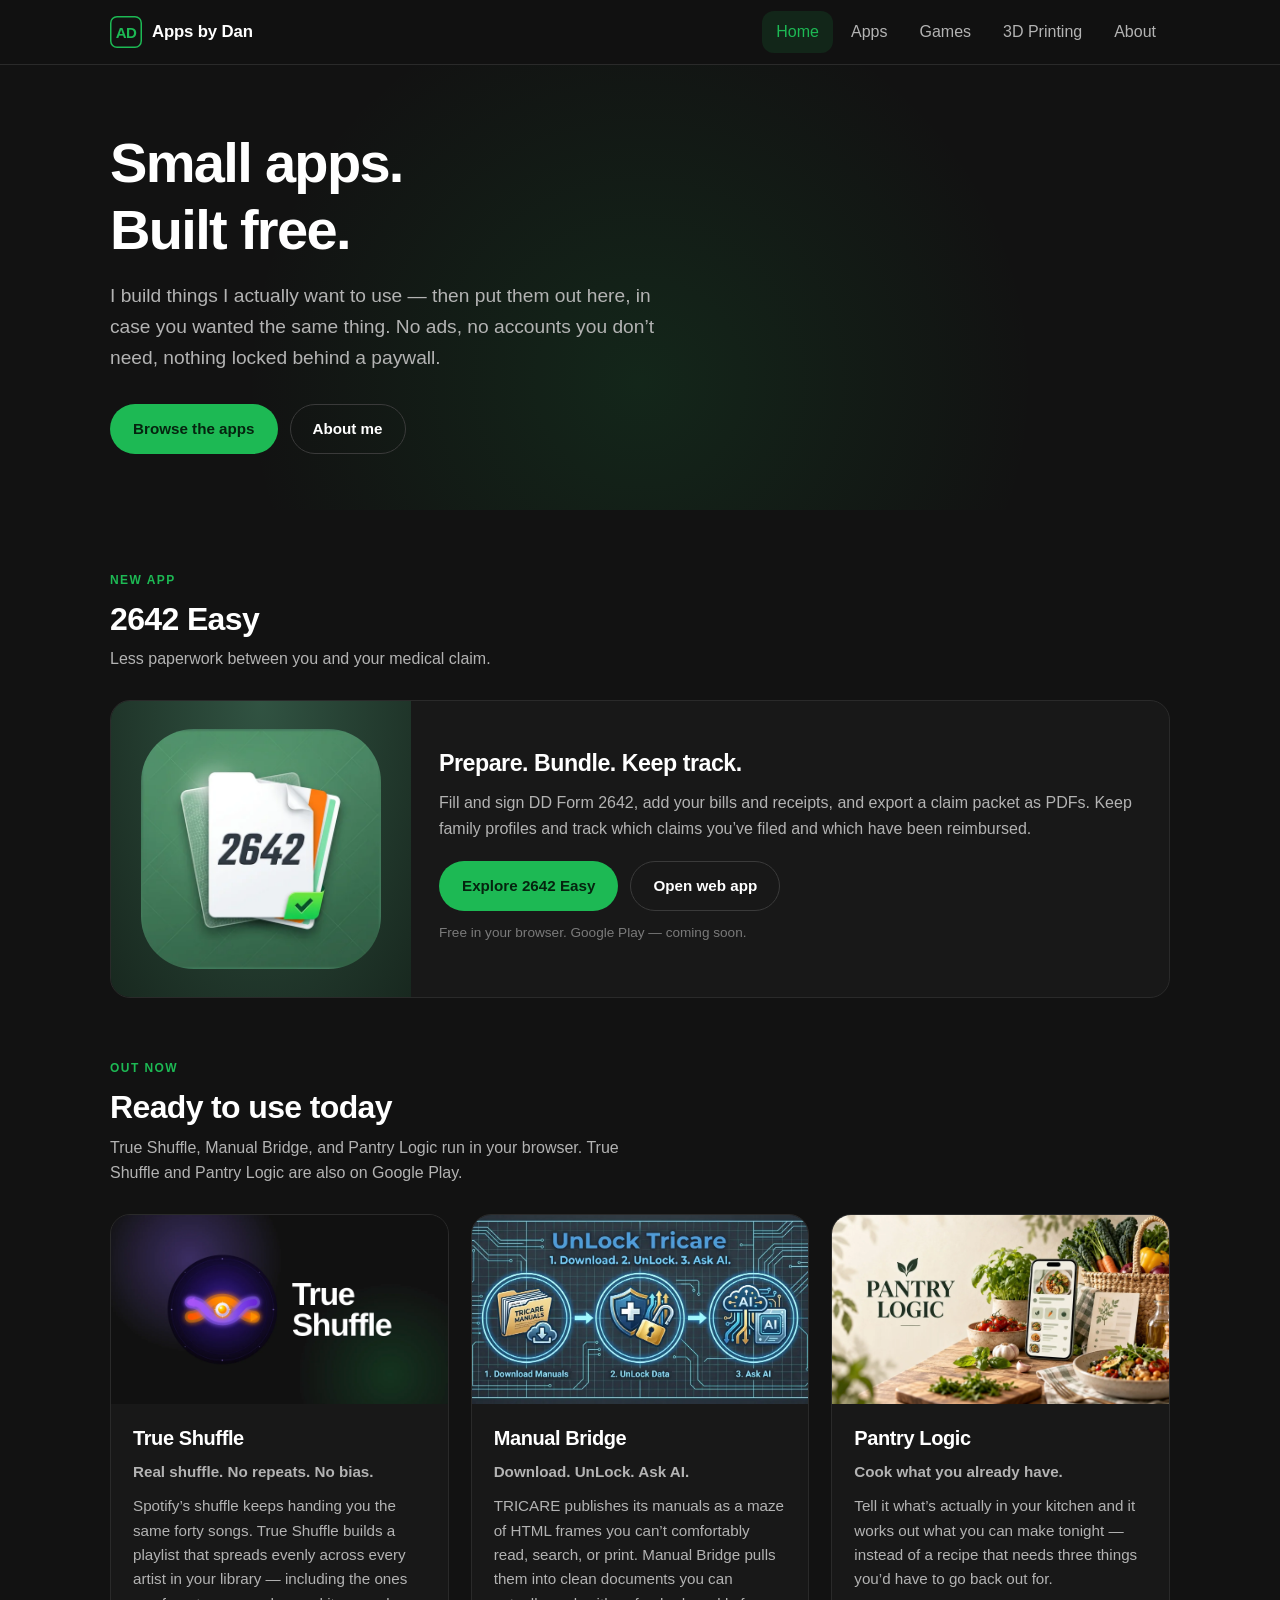
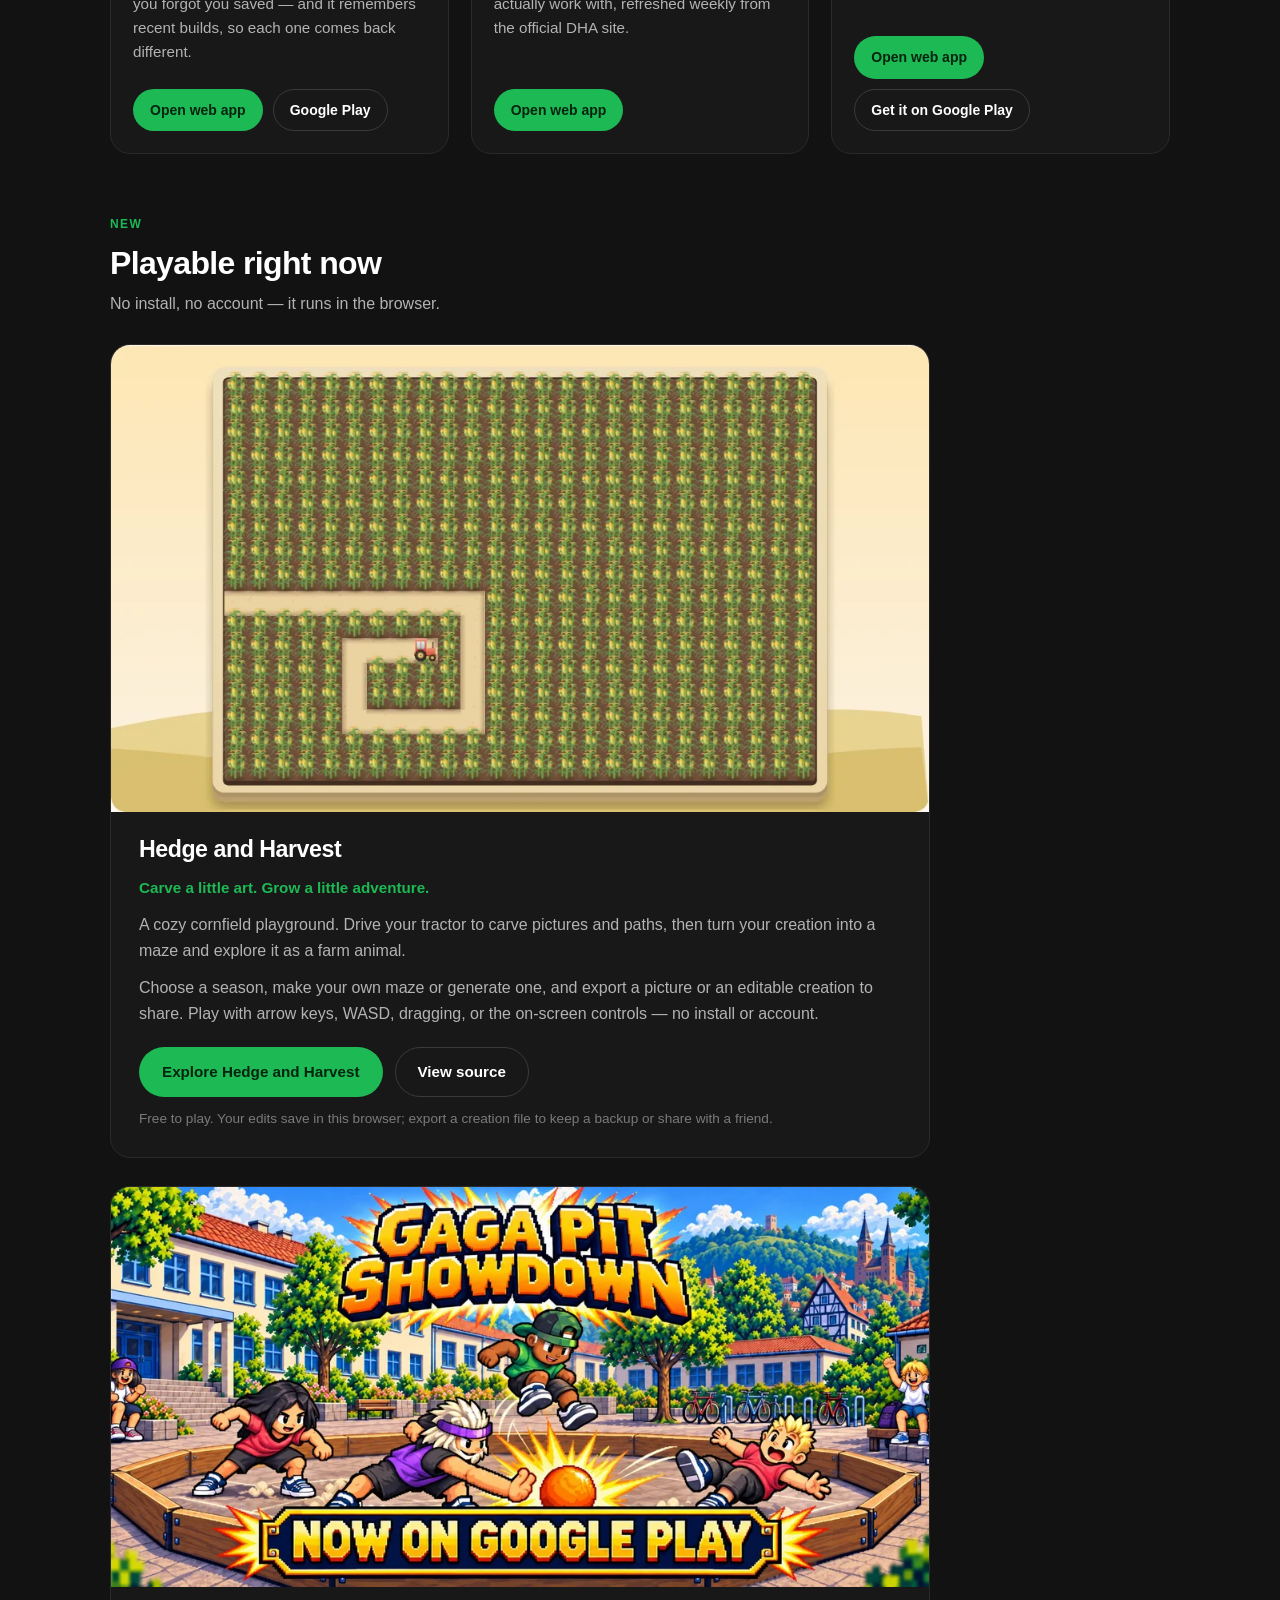
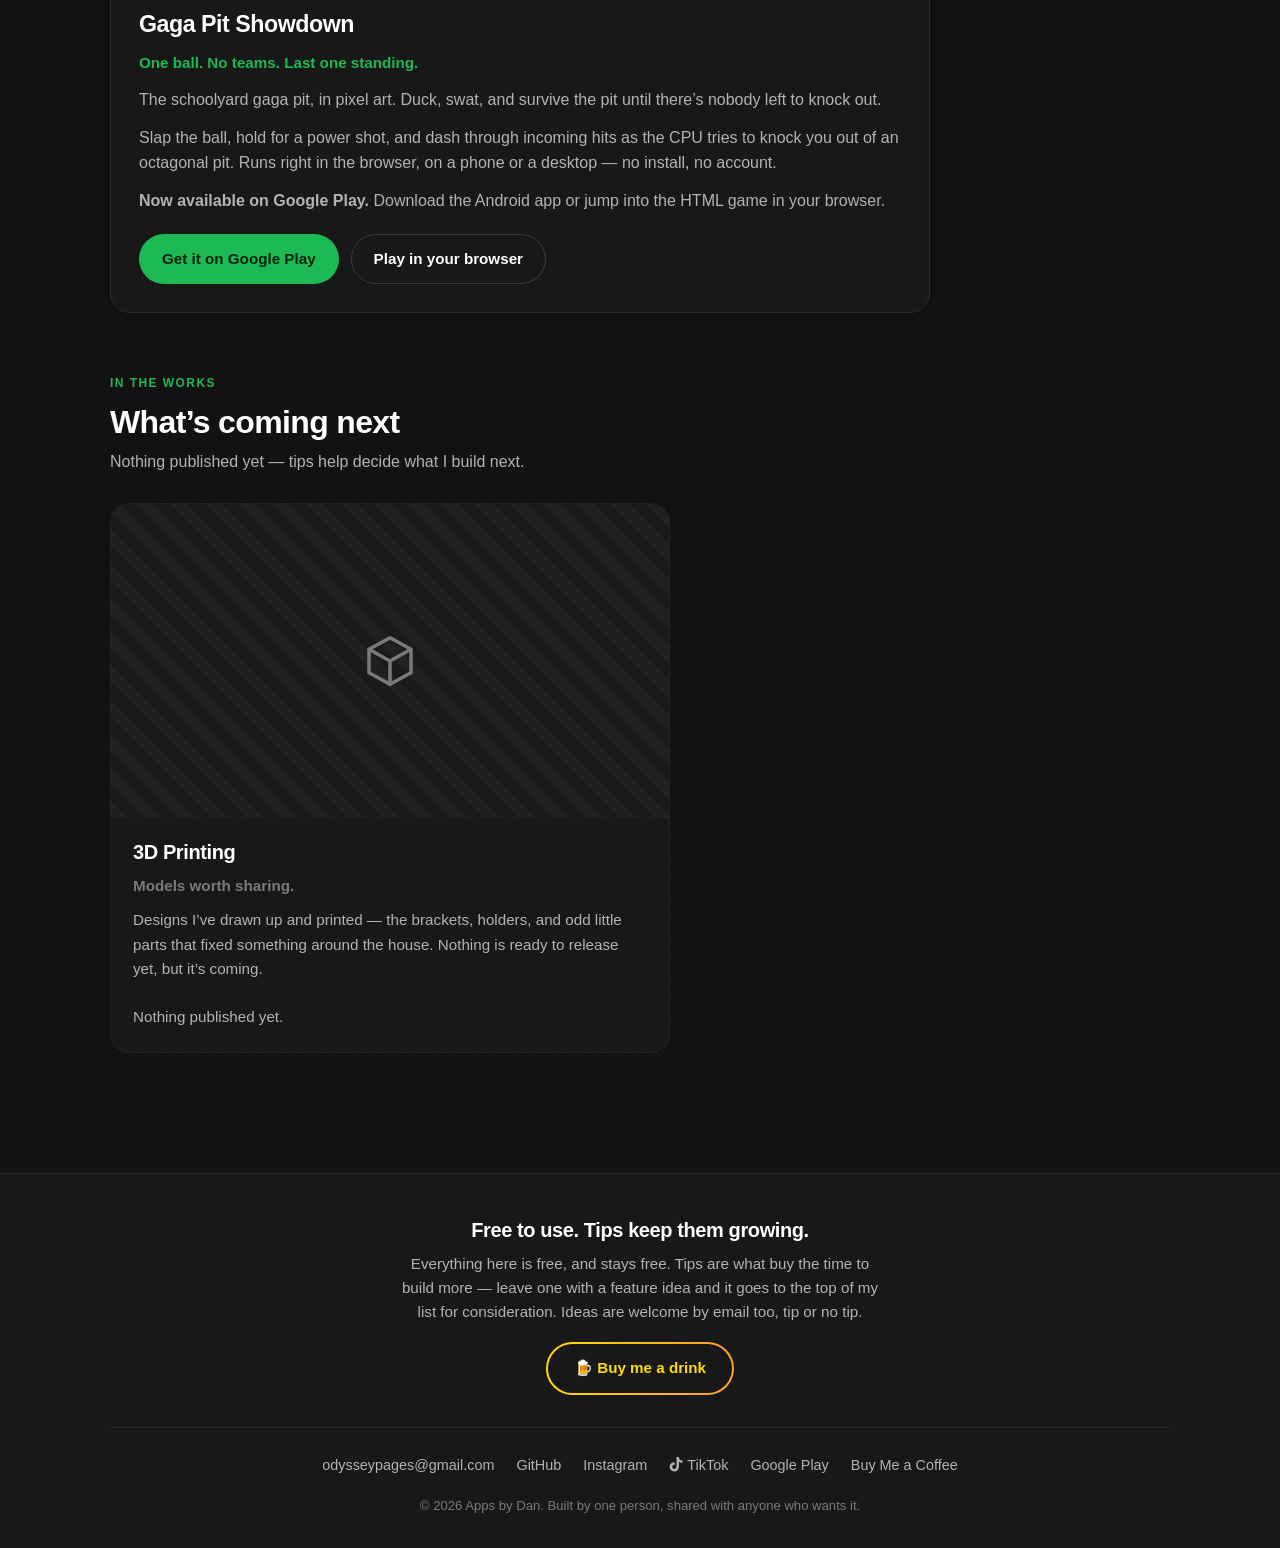
<file: index.html>
<!DOCTYPE html>
<html lang="en" class="no-js">
<head>
  <meta charset="UTF-8">
  <meta name="viewport" content="width=device-width, initial-scale=1.0">
  <script>document.documentElement.classList.remove("no-js");</script>
  <meta name="theme-color" content="#121212">
  <title>Apps by Dan &mdash; small, free apps and games</title>
  <meta name="description" content="Free apps and games built by one person: play Hedge and Harvest and Gaga Pit Showdown in your browser, plus 2642 Easy for medical claim packets, True Shuffle for Spotify, Manual Bridge for TRICARE manuals, and Pantry Logic on Google Play.">

  <meta property="og:type" content="website">
  <meta property="og:site_name" content="Apps by Dan">
  <meta property="og:title" content="Apps by Dan &mdash; small, free apps and games">
  <meta property="og:description" content="Free apps and games built by one person: play Hedge and Harvest and Gaga Pit Showdown in your browser, plus 2642 Easy for medical claim packets, True Shuffle for Spotify, Manual Bridge for TRICARE manuals, and Pantry Logic on Google Play.">
  <meta property="og:url" content="https://appsbydan.com/">
  <meta property="og:image" content="https://appsbydan.com/assets/img/pantry-logic-v2.jpg">
  <meta name="twitter:card" content="summary_large_image">

  <link rel="icon" type="image/svg+xml" href="assets/img/favicon.svg">
  <link rel="apple-touch-icon" href="assets/img/apple-touch-icon.png">
  <link rel="manifest" href="site.webmanifest">
  <link rel="stylesheet" href="assets/css/site.css">
</head>
<body>
  <a class="skip-link" href="#main">Skip to content</a>

  <header class="site-header">
    <div class="wrap header-inner">
      <a class="brand" href="index.html">
        <img class="brand-mark" src="assets/img/favicon.svg" alt="" width="32" height="32">
        <span>Apps by Dan</span>
      </a>
      <button class="nav-toggle" type="button" aria-expanded="false"
              aria-controls="site-nav" aria-label="Menu">
        <svg class="icon-open" viewBox="0 0 24 24" aria-hidden="true"><path d="M3 6h18v2H3zm0 5h18v2H3zm0 5h18v2H3z"/></svg>
        <svg class="icon-close" viewBox="0 0 24 24" aria-hidden="true"><path d="M18.3 5.7 12 12l6.3 6.3-1.4 1.4L10.6 13.4 4.3 19.7 2.9 18.3 9.2 12 2.9 5.7 4.3 4.3l6.3 6.3 6.3-6.3z"/></svg>
      </button>
      <nav class="site-nav" id="site-nav" aria-label="Main">
        <ul>
          <li><a href="index.html" aria-current="page">Home</a></li>
          <li><a href="apps.html">Apps</a></li>
          <li><a href="games.html">Games</a></li>
          <li><a href="printing.html">3D Printing</a></li>
          <li><a href="about.html">About</a></li>
        </ul>
      </nav>
    </div>
  </header>

  <main id="main">
    <section class="hero">
      <div class="wrap">
        <h1>Small apps.<br>Built free.</h1>
        <p class="hero-lede">I build things I actually want to use &mdash; then put
           them out here, in case you wanted the same thing. No ads, no accounts
           you don&rsquo;t need, nothing locked behind a paywall.</p>
        <div class="hero-actions">
          <a class="btn btn-primary" href="apps.html">Browse the apps</a>
          <a class="btn btn-secondary" href="about.html">About me</a>
        </div>
      </div>
    </section>

    <section class="section">
      <div class="wrap">
        <div class="section-head">
          <span class="eyebrow">New app</span>
          <h2>2642 Easy</h2>
          <p>Less paperwork between you and your medical claim.</p>
        </div>
        <article class="feature easy2642-feature">
          <a class="easy2642-art" href="2642-easy.html" aria-label="Explore 2642 Easy">
            <picture>
              <source srcset="assets/img/easy2642-icon.webp" type="image/webp">
              <img src="assets/img/easy2642-icon.jpg" alt="2642 Easy app icon: a stack of claim documents marked 2642 with a green check" width="512" height="512" decoding="async">
            </picture>
          </a>
          <div class="feature-body">
            <h3>Prepare. Bundle. Keep track.</h3>
            <p>Fill and sign DD Form 2642, add your bills and receipts, and export
               a claim packet as PDFs. Keep family profiles and track which claims
               you&rsquo;ve filed and which have been reimbursed.</p>
            <div class="feature-actions">
              <a class="btn btn-primary" href="2642-easy.html">Explore 2642 Easy</a>
              <a class="btn btn-secondary" href="https://crazyh1803.github.io/Easy2642/" target="_blank" rel="noopener" data-goatcounter-click="out-easy2642-web">Open web app</a>
            </div>
            <p class="card-fineprint">Free in your browser. Google Play &mdash; coming soon.</p>
          </div>
        </article>
      </div>
    </section>

    <section class="section">
      <div class="wrap">
        <div class="section-head">
          <span class="eyebrow">Out now</span>
          <h2>Ready to use today</h2>
          <p>True Shuffle, Manual Bridge, and Pantry Logic run in your browser.
             True Shuffle and Pantry Logic are also on Google Play.</p>
        </div>
        <div class="grid">
      <article class="card card-live">
        <div class="card-media">
        <picture>
          <source srcset="assets/img/true-shuffle.webp" type="image/webp">
          <img src="assets/img/true-shuffle.jpg" alt="True Shuffle - the app logo, a glowing orange and purple shuffle mark, beside the words Real shuffle. No repeats. No bias."
               width="1600" height="900" loading="lazy" decoding="async">
        </picture>
        </div>
        <div class="card-body">
          <h3>True Shuffle</h3>
          <p class="card-tagline">Real shuffle. No repeats. No bias.</p>
          <p>Spotify&rsquo;s shuffle keeps handing you the same forty songs. True
             Shuffle builds a playlist that spreads evenly across every artist in
             your library &mdash; including the ones you forgot you saved &mdash; and
             it remembers recent builds, so each one comes back different.</p>
          <div class="card-actions">
            <a class="btn btn-primary btn-sm"
               href="https://crazyh1803.github.io/SpotifyShuffle/index.html"
               target="_blank" rel="noopener" data-goatcounter-click="out-true-shuffle-web">Open web app</a>
            <a class="btn btn-secondary btn-sm"
               href="https://play.google.com/store/apps/details?id=com.appsbydan.trueshuffle"
               target="_blank" rel="noopener" data-goatcounter-click="out-true-shuffle-play">Google Play</a>
          </div>
        </div>
      </article>
      <article class="card card-live">
        <div class="card-media">
        <picture>
          <source srcset="assets/img/manual-bridge.webp" type="image/webp">
          <img src="assets/img/manual-bridge.jpg" alt="Manual Bridge - UnLock Tricare, shown as three steps: download manuals, unlock the data, ask AI"
               width="880" height="495" loading="lazy" decoding="async">
        </picture>
        </div>
        <div class="card-body">
          <h3>Manual Bridge</h3>
          <p class="card-tagline">Download. UnLock. Ask AI.</p>
          <p>TRICARE publishes its manuals as a maze of HTML frames you can&rsquo;t
             comfortably read, search, or print. Manual Bridge pulls them into clean
             documents you can actually work with, refreshed weekly from the
             official DHA site.</p>
          <div class="card-actions">
            <a class="btn btn-primary btn-sm"
               href="https://crazyh1803.github.io/TricareManualtoPdf/"
               target="_blank" rel="noopener" data-goatcounter-click="out-manual-bridge-web">Open web app</a>
          </div>
        </div>
      </article>
      <article class="card card-live">
        <div class="card-media">
        <picture>
          <source srcset="assets/img/pantry-logic-v2.webp" type="image/webp">
          <img src="assets/img/pantry-logic-v2.jpg" alt="Pantry Logic - a phone showing recipe cards, beside fresh vegetables and herbs on a kitchen table"
               width="1600" height="900" loading="lazy" decoding="async">
        </picture>
        </div>
        <div class="card-body">
          <h3>Pantry Logic</h3>
          <p class="card-tagline">Cook what you already have.</p>
          <p>Tell it what&rsquo;s actually in your kitchen and it works out what you
             can make tonight &mdash; instead of a recipe that needs three things
             you&rsquo;d have to go back out for.</p>
          <div class="card-actions">
            <a class="btn btn-primary btn-sm"
               href="https://crazyh1803.github.io/PantryLogic/"
               target="_blank" rel="noopener" data-goatcounter-click="out-pantry-web">Open web app</a>
            <a class="btn btn-secondary btn-sm" href="https://play.google.com/store/apps/details?id=com.appsbydan.pantrylogic"
               target="_blank" rel="noopener" data-goatcounter-click="out-pantry-play">Get it on Google Play</a>
          </div>
        </div>
      </article>
        </div>
      </div>
    </section>

    <section class="section">
      <div class="wrap">
        <div class="section-head">
          <span class="eyebrow">New</span>
          <h2>Playable right now</h2>
          <p>No install, no account &mdash; it runs in the browser.</p>
        </div>
      <div class="feature" id="hedge-and-harvest">
        <div class="feature-media">
          <picture>
            <source srcset="assets/img/hedge-and-harvest.webp" type="image/webp">
            <img src="assets/img/hedge-and-harvest.jpg" alt="Hedge and Harvest gameplay: a tractor carving a winding path through a field of corn"
                 width="969" height="553" loading="lazy" decoding="async">
          </picture>
        </div>
        <div class="feature-body">
          <h3>Hedge and Harvest</h3>
          <p class="card-tagline">Carve a little art. Grow a little adventure.</p>
          <p>A cozy cornfield playground. Drive your tractor to carve pictures
             and paths, then turn your creation into a maze and explore it as
             a farm animal.</p>
          <p>Choose a season, make your own maze or generate one, and export
             a picture or an editable creation to share. Play with arrow keys,
             WASD, dragging, or the on-screen controls &mdash; no install or account.</p>
          <div class="feature-actions">
            <a class="btn btn-primary" href="hedge-and-harvest.html">Explore Hedge and Harvest</a>
            <a class="btn btn-secondary" href="https://github.com/Crazyh1803/HedgeandHarvest"
               target="_blank" rel="noopener">View source</a>
          </div>
          <p class="card-fineprint">Free to play. Your edits save in this browser;
             export a creation file to keep a backup or share with a friend.</p>
        </div>
      </div>
      <div class="feature">
        <div class="feature-media">
          <picture>
            <source srcset="assets/img/gaga-pit-showdown-v3.webp" type="image/webp">
            <img src="assets/img/gaga-pit-showdown-v3.jpg" alt="Gaga Pit Showdown — pixel-art schoolyard action, now on Google Play"
                 width="1023" height="500" loading="lazy" decoding="async">
          </picture>
        </div>
        <div class="feature-body">
          <h3>Gaga Pit Showdown</h3>
          <p class="card-tagline">One ball. No teams. Last one standing.</p>
          <p>The schoolyard gaga pit, in pixel art. Duck, swat, and survive the
             pit until there&rsquo;s nobody left to knock out.</p>
          <p>Slap the ball, hold for a power shot, and dash through incoming
             hits as the CPU tries to knock you out of an octagonal pit. Runs
             right in the browser, on a phone or a desktop &mdash; no install,
             no account.</p>
          <p><strong>Now available on Google Play.</strong> Download the Android
             app or jump into the HTML game in your browser.</p>
          <div class="feature-actions">
            <a class="btn btn-primary" href="https://play.google.com/store/apps/details?id=com.appsbydan.gagapitshowdown&amp;pcampaignid=web_share"
               target="_blank" rel="noopener" data-goatcounter-click="out-gaga-play">Get it on Google Play</a>
            <a class="btn btn-secondary" href="https://crazyh1803.github.io/Gagaball/"
               target="_blank" rel="noopener" data-goatcounter-click="out-gaga-web">Play in your browser</a>
          </div>
        </div>
      </div>
      </div>
    </section>

    <section class="section">
      <div class="wrap">
        <div class="section-head">
          <span class="eyebrow">In the works</span>
          <h2>What&rsquo;s coming next</h2>
          <p>Nothing published yet &mdash; tips help decide what I build next.</p>
        </div>
        <div class="grid">
      <article class="card card-coming">
        <div class="card-placeholder">
          <svg viewBox="0 0 24 24" aria-hidden="true">
            <path d="M12 2 3 7v10l9 5 9-5V7z"/><path d="M3 7l9 5 9-5"/><path d="M12 12v10"/>
          </svg>
        </div>
        <div class="card-body">
          <h3>3D Printing</h3>
          <p class="card-tagline">Models worth sharing.</p>
          <p>Designs I&rsquo;ve drawn up and printed &mdash; the brackets, holders, and
             odd little parts that fixed something around the house. Nothing is
             ready to release yet, but it&rsquo;s coming.</p>
          <p class="card-note">Nothing published yet.</p>
        </div>
      </article>
        </div>
      </div>
    </section>

  </main>

  <footer class="site-footer">
    <div class="wrap">
      <div class="tip-block">
        <h2>Free to use. Tips keep them growing.</h2>
        <p>Everything here is free, and stays free. Tips are what buy the time
           to build more &mdash; leave one with a feature idea and it goes to the
           top of my list for consideration. Ideas are welcome by email too, tip
           or no tip.</p>
        <a class="btn-tip" href="https://buymeacoffee.com/AppsbyDan" target="_blank" rel="noopener" data-goatcounter-click="out-tip-button">
          &#127866; Buy me a drink
        </a>
      </div>

      <nav class="footer-links" aria-label="Elsewhere">
        <a href="mailto:odysseypages@gmail.com">odysseypages@gmail.com</a>
        <a href="https://github.com/Crazyh1803" target="_blank" rel="noopener">GitHub</a>
        <a href="https://www.instagram.com/appsbydan/" target="_blank" rel="noopener">Instagram</a>
        <a href="https://www.tiktok.com/@appsbydan" target="_blank" rel="noopener"><svg class="social-icon" viewBox="0 0 24 24" aria-hidden="true" focusable="false"><path fill="currentColor" d="M16.6 0h-4.1v16.4a3.6 3.6 0 1 1-3.1-3.6V8.6a7.8 7.8 0 1 0 7.2 7.8V8.1a10.1 10.1 0 0 0 5.9 1.9V5.9A5.9 5.9 0 0 1 16.6 0Z"/></svg> TikTok</a>
        <a href="https://play.google.com/store/apps/developer?id=AppsbyDan" target="_blank" rel="noopener" data-goatcounter-click="out-play-developer">Google Play</a>
        <a href="https://buymeacoffee.com/AppsbyDan" target="_blank" rel="noopener" data-goatcounter-click="out-tip-footer">Buy Me a Coffee</a>
      </nav>

      <p class="footer-legal">&copy; <span id="year">2026</span> Apps by Dan.
         Built by one person, shared with anyone who wants it.</p>
    </div>
  </footer>

  <script src="assets/js/site.js"></script>
  <!-- GoatCounter: cookieless, no personal data collected. -->
  <script data-goatcounter="https://appsbydan.goatcounter.com/count"
          async src="https://gc.zgo.at/count.js"></script>
</body>
</html>
</file>
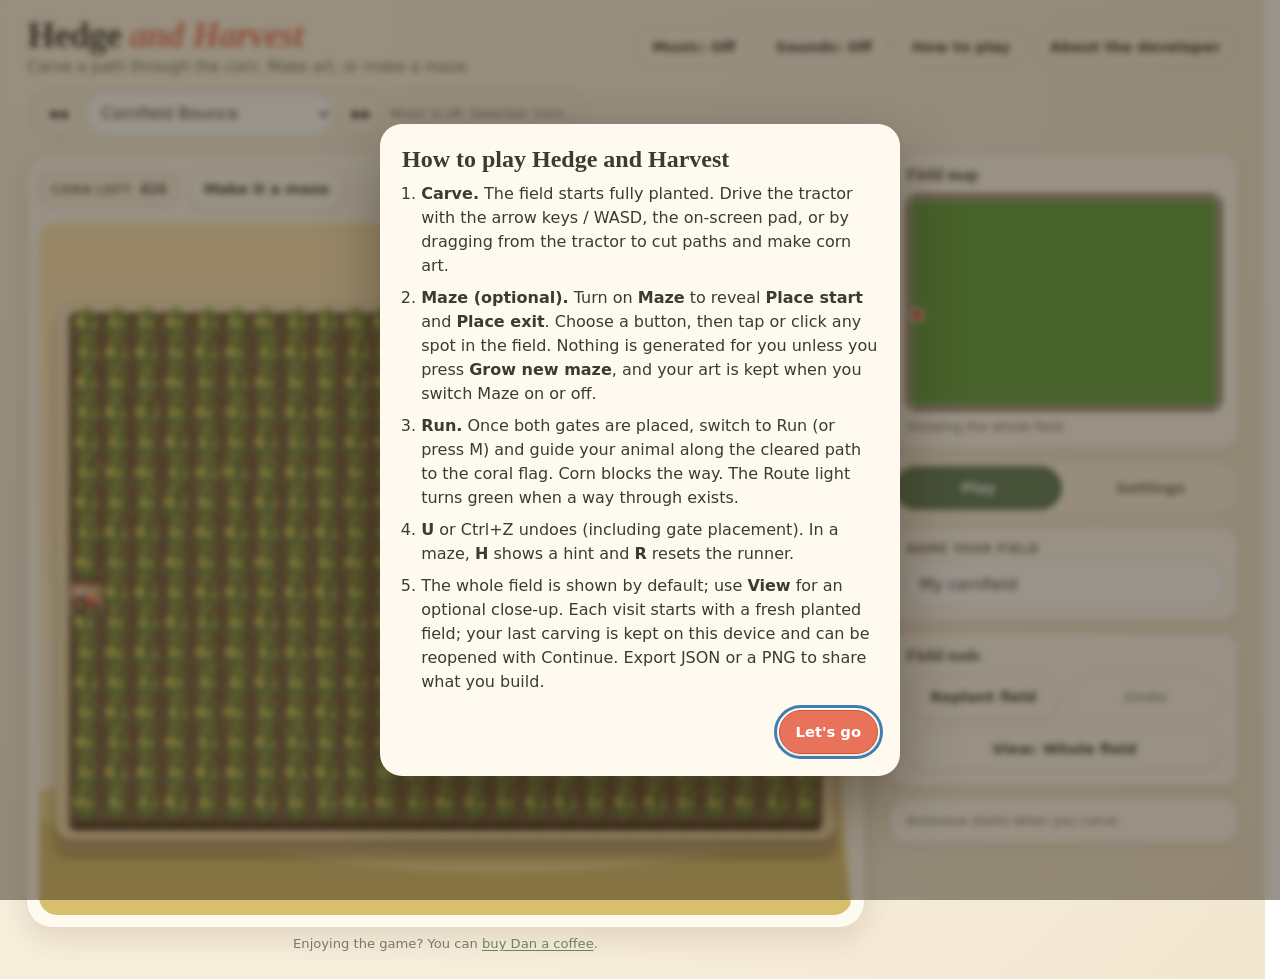
<file: hedge-and-harvest/index.html>
<!doctype html>
<html lang="en">
<head>
<meta charset="utf-8">
<meta name="viewport" content="width=device-width, initial-scale=1, viewport-fit=cover">
<meta name="description" content="Hedge and Harvest: drive the tractor through the corn to make corn art, or turn it into a maze and run your animal to the flag.">
<meta name="theme-color" content="#5a7a58">
<title>Hedge and Harvest</title>
<link rel="icon" href="favicon.svg?v=291d92e04536" type="image/svg+xml">
<link rel="stylesheet" href="styles.css?v=290fb1032997">
</head>
<body data-season="summer" data-mode="carve" data-purpose="art">
<div class="app">
  <header class="topbar">
    <div class="brand">
      <h1>Hedge <em>and Harvest</em></h1>
      <p class="tagline">Carve a path through the corn. Make art, or make a maze.</p>
    </div>
    <div class="top-actions">
      <button id="btn-music" class="btn ghost tog" type="button" aria-pressed="false">Music: Off</button>
      <button id="btn-sfx" class="btn ghost tog" type="button" aria-pressed="false">Sounds: Off</button>
      <button id="btn-help" class="btn ghost" type="button">How to play</button>
      <a id="about-developer" class="btn ghost" href="https://appsbydan.com" target="_blank" rel="noopener noreferrer">About the developer</a>
    </div>
    <div id="now-playing-bar" class="now-bar" role="group" aria-label="Music player">
      <button id="music-prev" class="btn ghost now-skip" type="button" aria-label="Previous song">&#9664;&#9664;</button>
      <select id="music-track" class="text now-select" aria-label="Song"></select>
      <button id="music-next" class="btn ghost now-skip" type="button" aria-label="Next song">&#9654;&#9654;</button>
      <span id="now-playing" class="now-status" role="status" aria-live="polite"></span>
    </div>
    <p id="audio-note" class="audio-note" role="status" hidden>Sound isn't available in this browser.</p>
  </header>

  <main class="layout">
    <div class="stage-col">
    <section class="stage" aria-label="Cornfield play area">
      <div class="field-toolbar" id="field-toolbar" role="group" aria-label="Field tools">
        <div class="hud" aria-label="Game status">
          <div class="stat maze-only"><span class="label">Time</span><b id="hud-time">0:00</b></div>
          <div class="stat maze-only"><span class="label">Steps</span><b id="hud-moves">0</b></div>
          <div class="stat"><span class="label">Corn left</span><b id="hud-corn">0</b></div>
          <div class="stat route maze-only" data-ok="0"><span class="label">Route</span><b id="hud-route">Place gates</b></div>
        </div>
        <button id="btn-maze" class="btn tog" type="button" aria-pressed="false">Make it a maze</button>
        <details id="maze-menu" class="menu maze-only">
          <summary id="maze-summary" class="btn">Maze options</summary>
          <div class="menu-panel menu-left" id="maze-panel">
            <div class="mode-switch" id="mode-group" role="group" aria-label="Mode">
              <button id="mode-carve" data-mode="carve" type="button" aria-pressed="true">Carve</button>
              <button id="mode-run" data-mode="run" type="button" aria-pressed="false" disabled>Run</button>
            </div>
            <p class="gate-status" id="gate-status" role="status">Start not placed. Exit not placed. Place both to run.</p>
            <button id="btn-place-start" class="btn" type="button" aria-pressed="false">Place start</button>
            <button id="btn-place-exit" class="btn" type="button" aria-pressed="false">Place exit</button>
            <button id="btn-generate" class="btn" type="button">Grow new maze</button>
            <button id="btn-hint" class="btn" type="button">Hint</button>
            <button id="btn-reset" class="btn" type="button">Reset runner</button>
          </div>
        </details>
        <details id="share-menu" class="menu">
          <summary id="share-summary" class="btn">Share / Export</summary>
          <div class="menu-panel menu-right">
            <button id="btn-export-json" class="btn" type="button">Export JSON</button>
            <button id="btn-import" class="btn" type="button">Import JSON</button>
            <button id="btn-png" class="btn" type="button">Save picture (PNG)</button>
          </div>
        </details>
      </div>

      <div class="canvas-wrap">
        <canvas id="field" tabindex="0" role="application"
          aria-label="Cornfield art field. Arrow keys or WASD drive the tractor and carve corn. U undoes."></canvas>

        <div class="win" id="win" role="dialog" aria-live="polite" aria-labelledby="win-title" hidden>
          <h2 id="win-title">Harvest home!</h2>
          <p id="win-text"></p>
          <dl class="win-stats">
            <div><dt>Time</dt><dd id="win-time">0:00</dd></div>
            <div><dt>Steps</dt><dd id="win-moves">0</dd></div>
            <div><dt>Best</dt><dd id="win-best">-</dd></div>
          </dl>
          <div class="win-actions">
            <button id="win-again" class="btn primary" type="button">Run it again</button>
            <button id="win-new" class="btn" type="button">Grow a new maze</button>
            <button id="win-share" class="btn ghost" type="button">Share</button>
          </div>
          <p class="support">Enjoying the game? You can <a class="support-link" data-placement="completed" href="https://buymeacoffee.com/AppsbyDan" target="_blank" rel="noopener noreferrer">buy Dan a coffee</a>.</p>
        </div>

        <div class="toast" id="toast" role="status" aria-live="polite"></div>
      </div>

      <div class="dpad" id="dpad" aria-label="Touch controls">
        <button class="dpad-btn up" data-dx="0" data-dy="-1" type="button" aria-label="Up">&#9650;</button>
        <button class="dpad-btn left" data-dx="-1" data-dy="0" type="button" aria-label="Left">&#9664;</button>
        <button class="dpad-btn right" data-dx="1" data-dy="0" type="button" aria-label="Right">&#9654;</button>
        <button class="dpad-btn down" data-dx="0" data-dy="1" type="button" aria-label="Down">&#9660;</button>
        <button id="btn-undo2" class="btn dpad-undo" type="button">Undo</button>
      </div>
    </section>
    <div id="field-support">
      <p class="note support support-main">Enjoying the game? You can <a class="support-link" data-placement="main" href="https://buymeacoffee.com/AppsbyDan" target="_blank" rel="noopener noreferrer">buy Dan a coffee</a>.</p>
      <p class="note support" id="loaded-support" hidden>Enjoying the game? You can <a class="support-link" data-placement="loaded" href="https://buymeacoffee.com/AppsbyDan" target="_blank" rel="noopener noreferrer">buy Dan a coffee</a>.</p>
    </div>
    </div>

    <aside class="panel" aria-label="Field settings">
      <section class="card minimap-card" aria-labelledby="minimap-title">
        <h2 id="minimap-title">Field map</h2>
        <canvas id="minimap" role="img" aria-label="Map of the whole field showing the visible area and the active character"></canvas>
        <p class="note" id="minimap-note">Showing the whole field</p>
      </section>

      <div class="tabs" id="sidebar-tabs" role="tablist" aria-label="Sidebar sections">
        <button type="button" role="tab" id="tab-play" aria-controls="panel-play" aria-selected="true" tabindex="0">Play</button>
        <button type="button" role="tab" id="tab-settings" aria-controls="panel-settings" aria-selected="false" tabindex="-1">Settings</button>
      </div>

      <div class="tabpanel" id="panel-play" role="tabpanel" aria-labelledby="tab-play">
      <section class="card" id="resume-card" aria-labelledby="resume-title" hidden>
        <h2 id="resume-title">Saved field</h2>
        <button id="btn-resume" class="btn wide" type="button">Continue saved field</button>
        <p class="note">Each visit starts with a fresh planted field. Starting a new carving keeps only your last field.</p>
      </section>

      <section class="card">
        <label class="label" for="creation-name">Name your field</label>
        <input id="creation-name" class="text" type="text" maxlength="40" autocomplete="off" spellcheck="false">
      </section>

      <section class="card">
        <h2>Field tools</h2>
        <div class="grid2">
          <button id="btn-replant" class="btn" type="button">Replant field</button>
          <button id="btn-undo" class="btn" type="button">Undo</button>
          <button id="btn-view" class="btn wide" type="button" aria-pressed="false">View: Whole field</button>
        </div>
      </section>

      <section class="card" aria-label="Save status">
        <p class="note" id="save-status">Autosave on</p>
      </section>
      </div>

      <div class="tabpanel" id="panel-settings" role="tabpanel" aria-labelledby="tab-settings" hidden>
      <section class="card">
        <h2>Field size</h2>
        <div class="seg" id="size-group" role="group" aria-label="Field size">
          <button type="button" data-size="small" aria-pressed="false"><span>Cozy plot</span><small>15 &times; 11</small></button>
          <button type="button" data-size="medium" aria-pressed="true"><span>Family farm</span><small>25 &times; 17</small></button>
          <button type="button" data-size="large" aria-pressed="false"><span>Great field</span><small>35 &times; 23</small></button>
          <button type="button" data-size="expansive" aria-pressed="false"><span>Wide acres</span><small>69 &times; 35</small></button>
          <button type="button" data-size="grand" aria-pressed="false"><span>Grand estate</span><small>105 &times; 69</small></button>
          <button type="button" data-size="vast" aria-pressed="false"><span>Harvest country</span><small>207 &times; 105</small></button>
        </div>
      </section>

      <section class="card">
        <h2>Season</h2>
        <div class="seasons" id="season-group" role="group" aria-label="Season">
          <button type="button" data-season="spring" aria-pressed="false"><i class="dot spring"></i>Spring</button>
          <button type="button" data-season="summer" aria-pressed="true"><i class="dot summer"></i>Summer</button>
          <button type="button" data-season="autumn" aria-pressed="false"><i class="dot autumn"></i>Autumn</button>
          <button type="button" data-season="winter" aria-pressed="false"><i class="dot winter"></i>Winter</button>
        </div>
      </section>

      <section class="card">
        <h2>Your runner</h2>
        <div class="animals" id="animal-group" role="group" aria-label="Runner animal">
          <button type="button" data-animal="dog" aria-pressed="true" aria-label="Dog"><canvas aria-hidden="true"></canvas><span>Dog</span></button>
          <button type="button" data-animal="cat" aria-pressed="false" aria-label="Cat"><canvas aria-hidden="true"></canvas><span>Cat</span></button>
          <button type="button" data-animal="cow" aria-pressed="false" aria-label="Cow"><canvas aria-hidden="true"></canvas><span>Cow</span></button>
          <button type="button" data-animal="horse" aria-pressed="false" aria-label="Horse"><canvas aria-hidden="true"></canvas><span>Horse</span></button>
          <button type="button" data-animal="pig" aria-pressed="false" aria-label="Pig"><canvas aria-hidden="true"></canvas><span>Pig</span></button>
          <button type="button" data-animal="chicken" aria-pressed="false" aria-label="Chicken"><canvas aria-hidden="true"></canvas><span>Chicken</span></button>
        </div>
      </section>

      <section class="card" aria-labelledby="motion-title">
        <h2 id="motion-title">Motion</h2>
        <label class="label" for="motion-mode">Running and swaying corn</label>
        <select id="motion-mode" class="text">
          <option value="device">Follow my device</option>
          <option value="full">Full motion</option>
          <option value="reduced">Reduced motion</option>
        </select>
        <p class="note" id="motion-note" role="status" aria-live="polite"></p>
      </section>

      <section class="card" aria-labelledby="music-title">
        <h2 id="music-title">Music</h2>
        <label class="check" for="music-rotate"><input id="music-rotate" type="checkbox" checked> Auto rotate songs (about every minute)</label>
        <p class="note">Pick songs and skip with the player at the top of the page.</p>
      </section>

      <p class="note support support-settings">Enjoying the game? You can <a class="support-link" data-placement="settings" href="https://buymeacoffee.com/AppsbyDan" target="_blank" rel="noopener noreferrer">buy Dan a coffee</a>.</p>
      </div>
    </aside>
  </main>
</div>

<div class="modal" id="modal-help" hidden>
  <div class="modal-backdrop" data-close></div>
  <div class="modal-card" role="dialog" aria-modal="true" aria-labelledby="help-title">
    <h2 id="help-title">How to play Hedge and Harvest</h2>
    <ol class="help">
      <li><b>Carve.</b> The field starts fully planted. Drive the tractor with the arrow keys / WASD, the on-screen pad, or by dragging from the tractor to cut paths and make corn art.</li>
      <li><b>Maze (optional).</b> Turn on <b>Maze</b> to reveal <b>Place start</b> and <b>Place exit</b>. Choose a button, then tap or click any spot in the field. Nothing is generated for you unless you press <b>Grow new maze</b>, and your art is kept when you switch Maze on or off.</li>
      <li><b>Run.</b> Once both gates are placed, switch to Run (or press M) and guide your animal along the cleared path to the coral flag. Corn blocks the way. The Route light turns green when a way through exists.</li>
      <li><b>U</b> or Ctrl+Z undoes (including gate placement). In a maze, <b>H</b> shows a hint and <b>R</b> resets the runner.</li>
      <li>The whole field is shown by default; use <b>View</b> for an optional close-up. Each visit starts with a fresh planted field; your last carving is kept on this device and can be reopened with Continue. Export JSON or a PNG to share what you build.</li>
    </ol>
    <div class="modal-actions"><button class="btn primary" type="button" data-close data-autofocus>Let's go</button></div>
  </div>
</div>

<div class="modal" id="modal-confirm" hidden>
  <div class="modal-backdrop" data-close></div>
  <div class="modal-card" role="alertdialog" aria-modal="true" aria-labelledby="confirm-title" aria-describedby="confirm-body">
    <h2 id="confirm-title"></h2>
    <p id="confirm-body"></p>
    <div class="modal-actions">
      <button class="btn" type="button" data-close data-autofocus>Keep my field</button>
      <button id="confirm-ok" class="btn danger" type="button"></button>
    </div>
  </div>
</div>

<div class="modal" id="modal-share" hidden>
  <div class="modal-backdrop" data-close></div>
  <div class="modal-card" role="dialog" aria-modal="true" aria-labelledby="share-title">
    <h2 id="share-title">Export your field</h2>
    <p id="share-note" class="note"></p>
    <label class="label" for="share-text">Creation data (JSON)</label>
    <textarea id="share-text" class="text mono" rows="8" readonly spellcheck="false"></textarea>
    <p class="note support">Enjoying the game? You can <a class="support-link" data-placement="shared" href="https://buymeacoffee.com/AppsbyDan" target="_blank" rel="noopener noreferrer">buy Dan a coffee</a>.</p>
    <div class="modal-actions">
      <button class="btn" type="button" data-close>Close</button>
      <button id="share-copy" class="btn" type="button">Copy</button>
      <button id="share-download" class="btn primary" type="button" data-autofocus>Download .json</button>
    </div>
  </div>
</div>

<div class="modal" id="modal-import" hidden>
  <div class="modal-backdrop" data-close></div>
  <div class="modal-card" role="dialog" aria-modal="true" aria-labelledby="import-title">
    <h2 id="import-title">Import a field</h2>
    <p class="note">Paste creation JSON or choose a file. Only field data is read; nothing is ever run.</p>
    <label class="label" for="import-file">Choose a .json file</label>
    <input id="import-file" class="text" type="file" accept=".json,application/json,text/plain">
    <label class="label" for="import-text">Or paste it here</label>
    <textarea id="import-text" class="text mono" rows="7" spellcheck="false" data-autofocus></textarea>
    <p id="import-error" class="error" role="alert"></p>
    <div class="modal-actions">
      <button class="btn" type="button" data-close>Cancel</button>
      <button id="import-load" class="btn primary" type="button">Load field</button>
    </div>
  </div>
</div>

<script src="audio.js?v=618b1e8ed4a6"></script>
<script src="game.js?v=ef475502a934"></script>
</body>
</html>
</file>
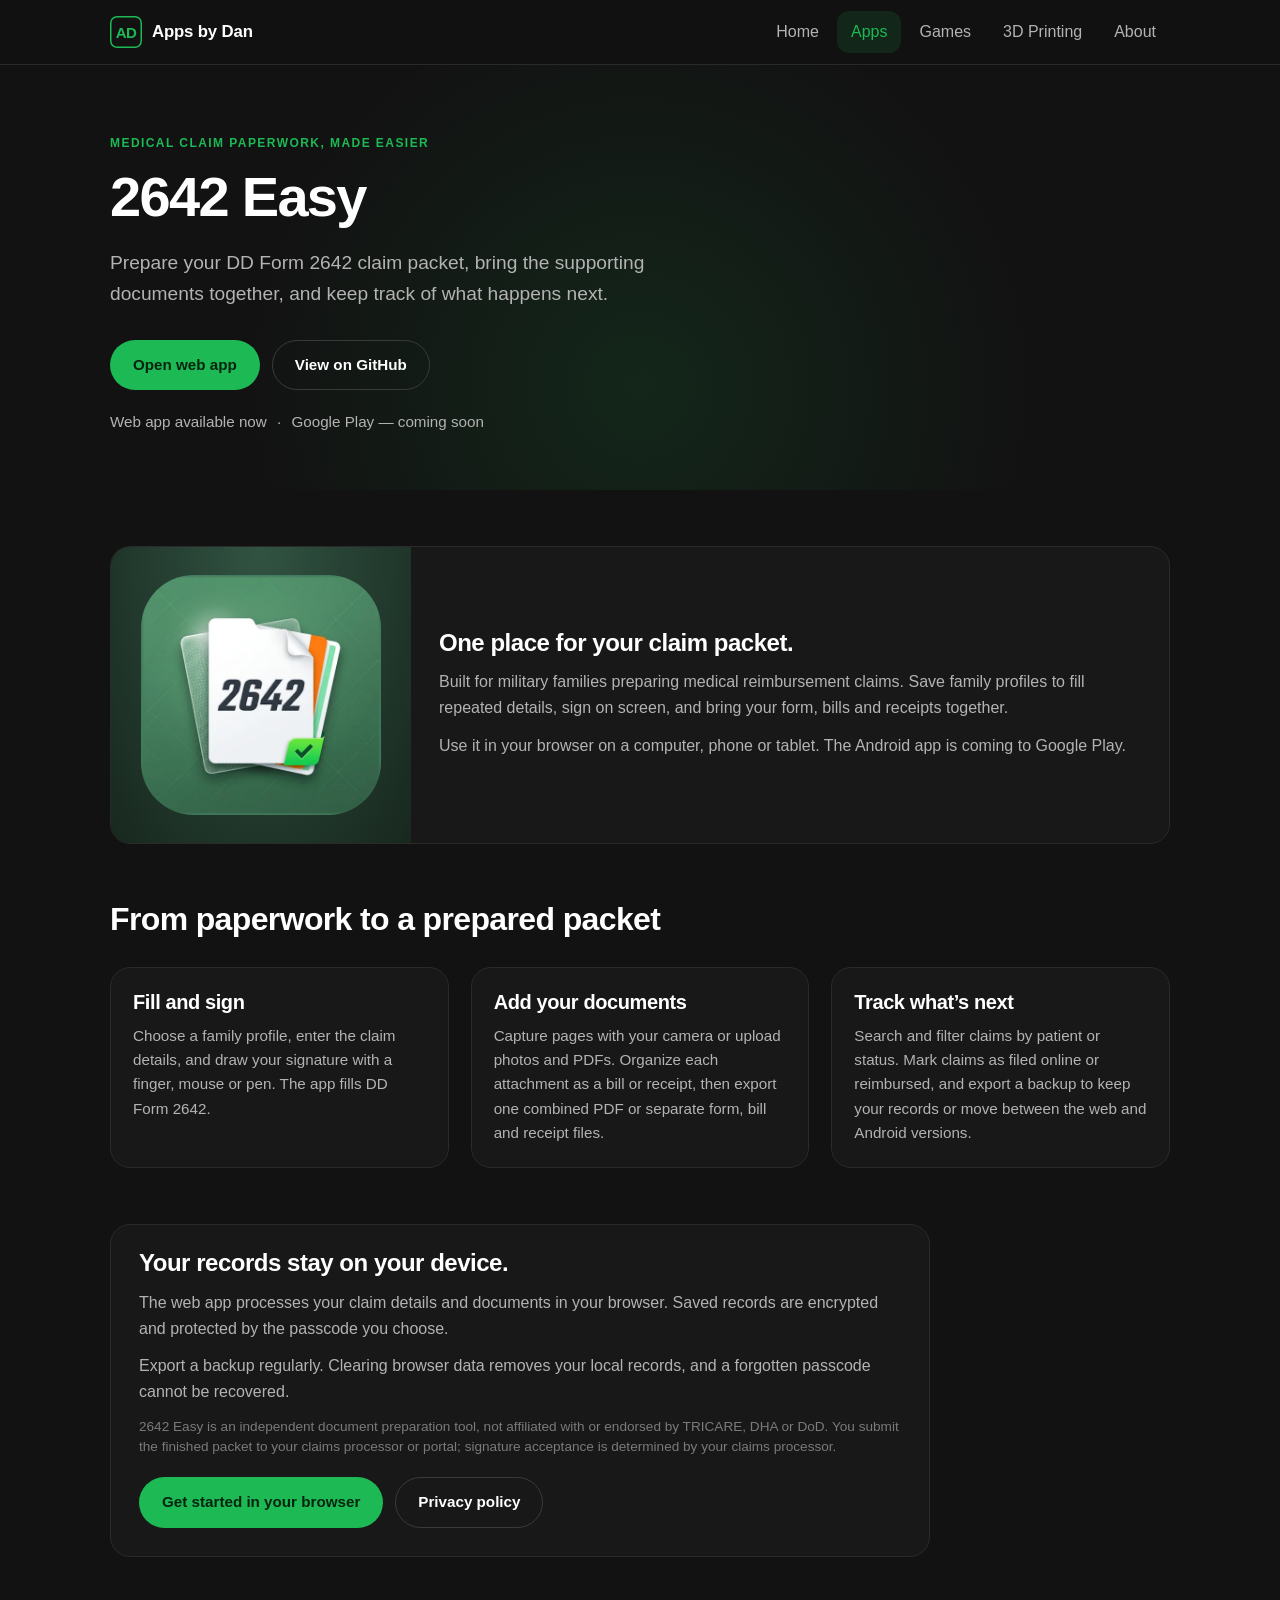
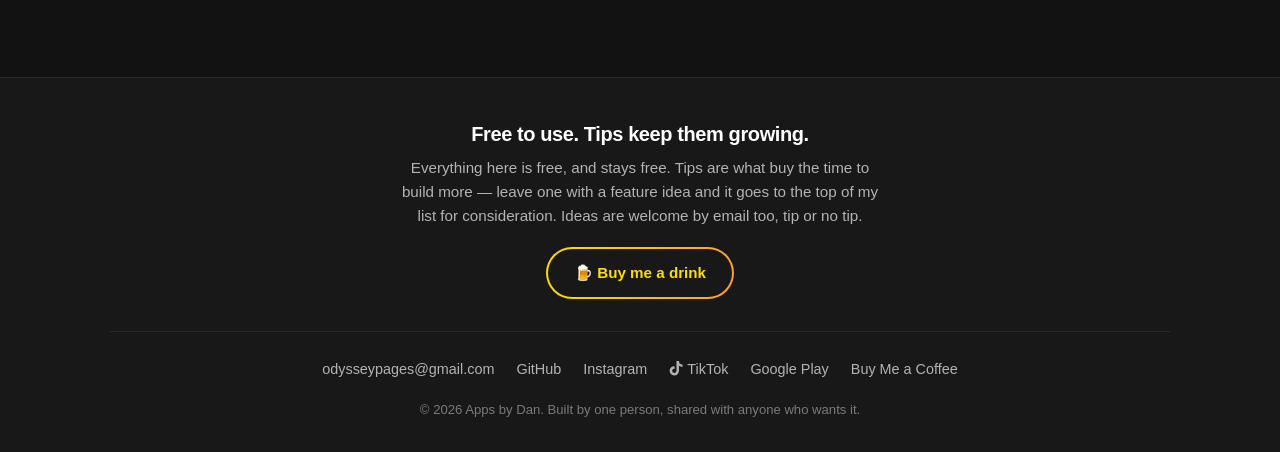
<file: 2642-easy.html>
<!DOCTYPE html>
<html lang="en" class="no-js">
<head>
  <meta charset="UTF-8">
  <meta name="viewport" content="width=device-width, initial-scale=1.0">
  <script>document.documentElement.classList.remove("no-js");</script>
  <meta name="theme-color" content="#121212">
  <title>2642 Easy &mdash; Apps by Dan</title>
  <meta name="description" content="Prepare, sign and bundle DD Form 2642 medical claim packets with 2642 Easy. Free web app available now. Google Play coming soon.">

  <meta property="og:type" content="website">
  <meta property="og:site_name" content="Apps by Dan">
  <meta property="og:title" content="2642 Easy &mdash; Apps by Dan">
  <meta property="og:description" content="Prepare, sign and bundle DD Form 2642 medical claim packets with 2642 Easy. Free web app available now. Google Play coming soon.">
  <meta property="og:url" content="https://appsbydan.com/2642-easy.html">
  <meta property="og:image" content="https://appsbydan.com/assets/img/easy2642-icon.jpg">
  <meta name="twitter:card" content="summary_large_image">

  <link rel="icon" type="image/svg+xml" href="assets/img/favicon.svg">
  <link rel="apple-touch-icon" href="assets/img/apple-touch-icon.png">
  <link rel="manifest" href="site.webmanifest">
  <link rel="stylesheet" href="assets/css/site.css">
</head>
<body>
  <a class="skip-link" href="#main">Skip to content</a>

  <header class="site-header">
    <div class="wrap header-inner">
      <a class="brand" href="index.html">
        <img class="brand-mark" src="assets/img/favicon.svg" alt="" width="32" height="32">
        <span>Apps by Dan</span>
      </a>
      <button class="nav-toggle" type="button" aria-expanded="false"
              aria-controls="site-nav" aria-label="Menu">
        <svg class="icon-open" viewBox="0 0 24 24" aria-hidden="true"><path d="M3 6h18v2H3zm0 5h18v2H3zm0 5h18v2H3z"/></svg>
        <svg class="icon-close" viewBox="0 0 24 24" aria-hidden="true"><path d="M18.3 5.7 12 12l6.3 6.3-1.4 1.4L10.6 13.4 4.3 19.7 2.9 18.3 9.2 12 2.9 5.7 4.3 4.3l6.3 6.3 6.3-6.3z"/></svg>
      </button>
      <nav class="site-nav" id="site-nav" aria-label="Main">
        <ul>
          <li><a href="index.html">Home</a></li>
          <li><a href="apps.html" aria-current="page">Apps</a></li>
          <li><a href="games.html">Games</a></li>
          <li><a href="printing.html">3D Printing</a></li>
          <li><a href="about.html">About</a></li>
        </ul>
      </nav>
    </div>
  </header>

  <main id="main">
    <section class="hero">
      <div class="wrap">
        <p class="eyebrow">Medical claim paperwork, made easier</p>
        <h1>2642 Easy</h1>
        <p class="hero-lede">Prepare your DD Form 2642 claim packet, bring the
           supporting documents together, and keep track of what happens next.</p>
        <div class="hero-actions">
          <a class="btn btn-primary" href="https://crazyh1803.github.io/Easy2642/" target="_blank" rel="noopener" data-goatcounter-click="out-easy2642-web">Open web app</a>
          <a class="btn btn-secondary" href="https://github.com/Crazyh1803/Easy2642" target="_blank" rel="noopener">View on GitHub</a>
        </div>
        <p class="easy2642-availability">Web app available now <span aria-hidden="true">&middot;</span> Google Play &mdash; coming soon</p>
      </div>
    </section>

    <section class="section">
      <div class="wrap">
        <div class="feature easy2642-feature">
          <div class="easy2642-art">
            <picture>
              <source srcset="assets/img/easy2642-icon.webp" type="image/webp">
              <img src="assets/img/easy2642-icon.jpg" alt="2642 Easy app icon: a stack of claim documents marked 2642 with a green check" width="512" height="512" decoding="async">
            </picture>
          </div>
          <div class="feature-body">
            <h2>One place for your claim packet.</h2>
            <p>Built for military families preparing medical reimbursement claims.
               Save family profiles to fill repeated details, sign on screen, and
               bring your form, bills and receipts together.</p>
            <p>Use it in your browser on a computer, phone or tablet.
               The Android app is coming to Google Play.</p>
          </div>
        </div>
      </div>
    </section>

    <section class="section">
      <div class="wrap">
        <div class="section-head">
          <h2>From paperwork to a prepared packet</h2>
        </div>
        <div class="grid">
          <article class="card"><div class="card-body">
            <h3>Fill and sign</h3>
            <p>Choose a family profile, enter the claim details, and draw your
               signature with a finger, mouse or pen. The app fills DD Form 2642.</p>
          </div></article>
          <article class="card"><div class="card-body">
            <h3>Add your documents</h3>
            <p>Capture pages with your camera or upload photos and PDFs.
               Organize each attachment as a bill or receipt, then export one
               combined PDF or separate form, bill and receipt files.</p>
          </div></article>
          <article class="card"><div class="card-body">
            <h3>Track what&rsquo;s next</h3>
            <p>Search and filter claims by patient or status. Mark claims as
               filed online or reimbursed, and export a backup to keep your
               records or move between the web and Android versions.</p>
          </div></article>
        </div>
      </div>
    </section>

    <section class="section">
      <div class="wrap">
        <div class="feature"><div class="feature-body">
          <h2>Your records stay on your device.</h2>
          <p>The web app processes your claim details and documents in your
             browser. Saved records are encrypted and protected by the passcode
             you choose.</p>
          <p>Export a backup regularly. Clearing browser data removes your local
             records, and a forgotten passcode cannot be recovered.</p>
          <p class="card-fineprint">2642 Easy is an independent document preparation
             tool, not affiliated with or endorsed by TRICARE, DHA or DoD.
             You submit the finished packet to your claims processor or portal;
             signature acceptance is determined by your claims processor.</p>
          <div class="feature-actions">
            <a class="btn btn-primary" href="https://crazyh1803.github.io/Easy2642/" target="_blank" rel="noopener" data-goatcounter-click="out-easy2642-web">Get started in your browser</a>
            <a class="btn btn-secondary" href="https://crazyh1803.github.io/Easy2642/privacy.html" target="_blank" rel="noopener">Privacy policy</a>
          </div>
        </div></div>
      </div>
    </section>
  </main>

  <footer class="site-footer">
    <div class="wrap">
      <div class="tip-block">
        <h2>Free to use. Tips keep them growing.</h2>
        <p>Everything here is free, and stays free. Tips are what buy the time
           to build more &mdash; leave one with a feature idea and it goes to the
           top of my list for consideration. Ideas are welcome by email too, tip
           or no tip.</p>
        <a class="btn-tip" href="https://buymeacoffee.com/AppsbyDan" target="_blank" rel="noopener" data-goatcounter-click="out-tip-button">
          &#127866; Buy me a drink
        </a>
      </div>

      <nav class="footer-links" aria-label="Elsewhere">
        <a href="mailto:odysseypages@gmail.com">odysseypages@gmail.com</a>
        <a href="https://github.com/Crazyh1803" target="_blank" rel="noopener">GitHub</a>
        <a href="https://www.instagram.com/appsbydan/" target="_blank" rel="noopener">Instagram</a>
        <a href="https://www.tiktok.com/@appsbydan" target="_blank" rel="noopener"><svg class="social-icon" viewBox="0 0 24 24" aria-hidden="true" focusable="false"><path fill="currentColor" d="M16.6 0h-4.1v16.4a3.6 3.6 0 1 1-3.1-3.6V8.6a7.8 7.8 0 1 0 7.2 7.8V8.1a10.1 10.1 0 0 0 5.9 1.9V5.9A5.9 5.9 0 0 1 16.6 0Z"/></svg> TikTok</a>
        <a href="https://play.google.com/store/apps/developer?id=AppsbyDan" target="_blank" rel="noopener" data-goatcounter-click="out-play-developer">Google Play</a>
        <a href="https://buymeacoffee.com/AppsbyDan" target="_blank" rel="noopener" data-goatcounter-click="out-tip-footer">Buy Me a Coffee</a>
      </nav>

      <p class="footer-legal">&copy; <span id="year">2026</span> Apps by Dan.
         Built by one person, shared with anyone who wants it.</p>
    </div>
  </footer>

  <script src="assets/js/site.js"></script>
  <!-- GoatCounter: cookieless, no personal data collected. -->
  <script data-goatcounter="https://appsbydan.goatcounter.com/count"
          async src="https://gc.zgo.at/count.js"></script>
</body>
</html>
</file>
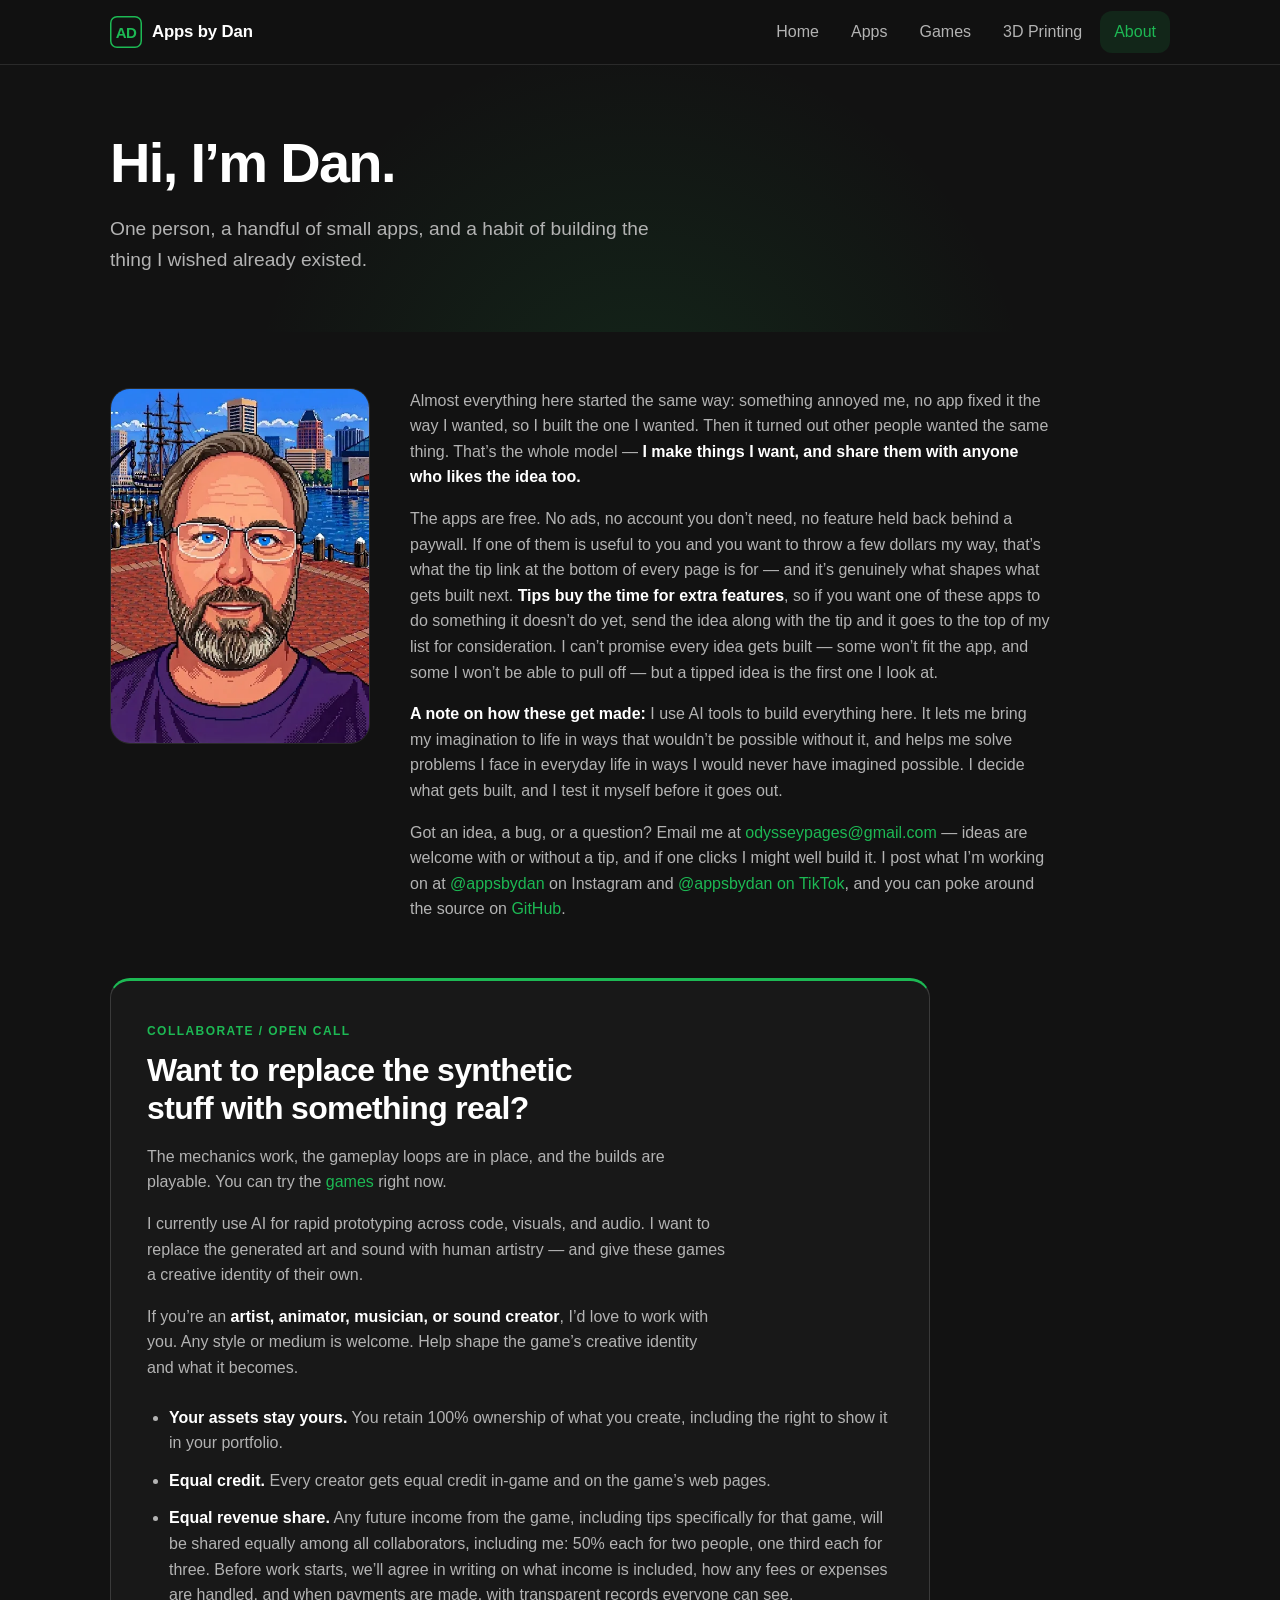
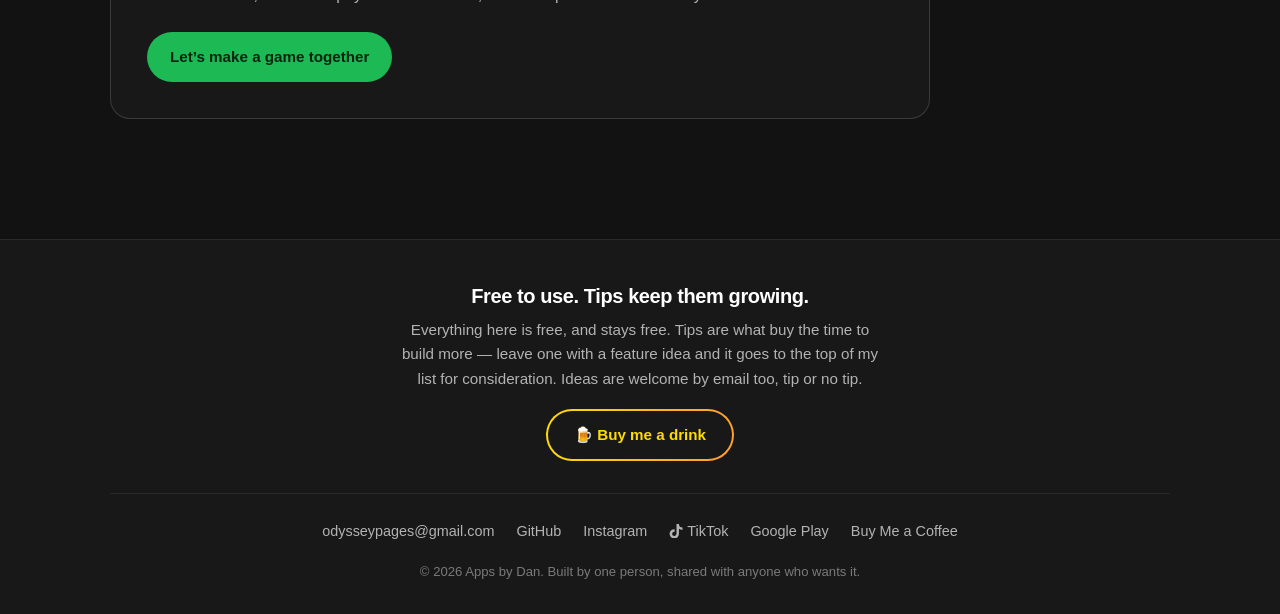
<file: about.html>
<!DOCTYPE html>
<html lang="en" class="no-js">
<head>
  <meta charset="UTF-8">
  <meta name="viewport" content="width=device-width, initial-scale=1.0">
  <script>document.documentElement.classList.remove("no-js");</script>
  <meta name="theme-color" content="#121212">
  <title>About &mdash; Apps by Dan</title>
  <meta name="description" content="Dan builds small, free apps and games he wanted himself, then shares them. How the tips model works, and a note on how the apps get made.">

  <meta property="og:type" content="website">
  <meta property="og:site_name" content="Apps by Dan">
  <meta property="og:title" content="About &mdash; Apps by Dan">
  <meta property="og:description" content="Dan builds small, free apps and games he wanted himself, then shares them. How the tips model works, and a note on how the apps get made.">
  <meta property="og:url" content="https://appsbydan.com/about.html">
  <meta property="og:image" content="https://appsbydan.com/assets/img/pantry-logic-v2.jpg">
  <meta name="twitter:card" content="summary_large_image">

  <link rel="icon" type="image/svg+xml" href="assets/img/favicon.svg">
  <link rel="apple-touch-icon" href="assets/img/apple-touch-icon.png">
  <link rel="manifest" href="site.webmanifest">
  <link rel="stylesheet" href="assets/css/site.css">
</head>
<body>
  <a class="skip-link" href="#main">Skip to content</a>

  <header class="site-header">
    <div class="wrap header-inner">
      <a class="brand" href="index.html">
        <img class="brand-mark" src="assets/img/favicon.svg" alt="" width="32" height="32">
        <span>Apps by Dan</span>
      </a>
      <button class="nav-toggle" type="button" aria-expanded="false"
              aria-controls="site-nav" aria-label="Menu">
        <svg class="icon-open" viewBox="0 0 24 24" aria-hidden="true"><path d="M3 6h18v2H3zm0 5h18v2H3zm0 5h18v2H3z"/></svg>
        <svg class="icon-close" viewBox="0 0 24 24" aria-hidden="true"><path d="M18.3 5.7 12 12l6.3 6.3-1.4 1.4L10.6 13.4 4.3 19.7 2.9 18.3 9.2 12 2.9 5.7 4.3 4.3l6.3 6.3 6.3-6.3z"/></svg>
      </button>
      <nav class="site-nav" id="site-nav" aria-label="Main">
        <ul>
          <li><a href="index.html">Home</a></li>
          <li><a href="apps.html">Apps</a></li>
          <li><a href="games.html">Games</a></li>
          <li><a href="printing.html">3D Printing</a></li>
          <li><a href="about.html" aria-current="page">About</a></li>
        </ul>
      </nav>
    </div>
  </header>

  <main id="main">
    <section class="hero">
      <div class="wrap">
        <h1>Hi, I&rsquo;m Dan.</h1>
        <p class="hero-lede">One person, a handful of small apps, and a habit of
           building the thing I wished already existed.</p>
      </div>
    </section>

    <section class="section">
      <div class="wrap">
        <div class="about-layout">
          <div class="about-portrait">
            <picture>
              <source srcset="assets/img/dan-portrait-v2.webp" type="image/webp">
              <img src="assets/img/dan-portrait-v2.jpg"
                   alt="Pixel-art portrait of Dan at the Baltimore Inner Harbor"
                   width="480" height="660" loading="lazy" decoding="async">
            </picture>
          </div>

          <div class="about-copy">
            <p>Almost everything here started the same way: something annoyed me,
               no app fixed it the way I wanted, so I built the one I wanted. Then
               it turned out other people wanted the same thing. That&rsquo;s the
               whole model &mdash; <strong>I make things I want, and share them with
               anyone who likes the idea too.</strong></p>

            <p>The apps are free. No ads, no account you don&rsquo;t need, no feature
               held back behind a paywall. If one of them is useful to you and you
               want to throw a few dollars my way, that&rsquo;s what the tip link at
               the bottom of every page is for &mdash; and it&rsquo;s genuinely what
               shapes what gets built next. <strong>Tips buy the time for extra
               features</strong>, so if you want one of these apps to do something it
               doesn&rsquo;t do yet, send the idea along with the tip and it goes to
               the top of my list for consideration. I can&rsquo;t promise every idea
               gets built &mdash; some won&rsquo;t fit the app, and some I won&rsquo;t
               be able to pull off &mdash; but a tipped idea is the first one I
               look at.</p>

            <p><strong>A note on how these get made:</strong> I use AI tools to
               build everything here. It lets me bring my imagination to life in
               ways that wouldn&rsquo;t be possible without it, and helps me solve
               problems I face in everyday life in ways I would never have
               imagined possible. I decide what gets built, and I test it myself
               before it goes out.</p>

            <p>Got an idea, a bug, or a question? Email me at
               <a href="mailto:odysseypages@gmail.com">odysseypages@gmail.com</a>
               &mdash; ideas are welcome with or without a tip, and if one clicks
               I might well build it. I post what I&rsquo;m working on at
               <a href="https://www.instagram.com/appsbydan/" target="_blank" rel="noopener">@appsbydan</a>
               on Instagram and
               <a href="https://www.tiktok.com/@appsbydan" target="_blank" rel="noopener">@appsbydan on TikTok</a>,
               and you can poke around the source on
               <a href="https://github.com/Crazyh1803" target="_blank" rel="noopener">GitHub</a>.</p>
          </div>
        </div>
      </div>
    </section>

    <section class="section" id="collaborate" aria-labelledby="collaborate-heading">
      <div class="wrap">
        <div class="collaborate">
          <span class="eyebrow">Collaborate / Open call</span>
          <h2 id="collaborate-heading">Want to replace the synthetic stuff with something real?</h2>
          <p>The mechanics work, the gameplay loops are in place, and the builds
             are playable. You can try the <a href="games.html">games</a> right now.</p>
          <p>I currently use AI for rapid prototyping across code, visuals, and
             audio. I want to replace the generated art and sound with human
             artistry &mdash; and give these games a creative identity of their own.</p>
          <p>If you&rsquo;re an <strong>artist, animator, musician, or sound
             creator</strong>, I&rsquo;d love to work with you. Any style or medium
             is welcome. Help shape the game&rsquo;s creative identity and what it becomes.</p>
          <ul class="collaborate-terms">
            <li><strong>Your assets stay yours.</strong> You retain 100% ownership
                of what you create, including the right to show it in your portfolio.</li>
            <li><strong>Equal credit.</strong> Every creator gets equal credit
                in-game and on the game&rsquo;s web pages.</li>
            <li><strong>Equal revenue share.</strong> Any future income from the
                game, including tips specifically for that game, will be shared
                equally among all collaborators, including me: 50% each for two
                people, one third each for three. Before work starts, we&rsquo;ll
                agree in writing on what income is included, how any fees or
                expenses are handled, and when payments are made, with transparent
                records everyone can see.</li>
          </ul>
          <a class="btn btn-primary" href="mailto:odysseypages@gmail.com?subject=Game%20Collaboration">Let&rsquo;s make a game together</a>
        </div>
      </div>
    </section>
  </main>

  <footer class="site-footer">
    <div class="wrap">
      <div class="tip-block">
        <h2>Free to use. Tips keep them growing.</h2>
        <p>Everything here is free, and stays free. Tips are what buy the time
           to build more &mdash; leave one with a feature idea and it goes to the
           top of my list for consideration. Ideas are welcome by email too, tip
           or no tip.</p>
        <a class="btn-tip" href="https://buymeacoffee.com/AppsbyDan" target="_blank" rel="noopener" data-goatcounter-click="out-tip-button">
          &#127866; Buy me a drink
        </a>
      </div>

      <nav class="footer-links" aria-label="Elsewhere">
        <a href="mailto:odysseypages@gmail.com">odysseypages@gmail.com</a>
        <a href="https://github.com/Crazyh1803" target="_blank" rel="noopener">GitHub</a>
        <a href="https://www.instagram.com/appsbydan/" target="_blank" rel="noopener">Instagram</a>
        <a href="https://www.tiktok.com/@appsbydan" target="_blank" rel="noopener"><svg class="social-icon" viewBox="0 0 24 24" aria-hidden="true" focusable="false"><path fill="currentColor" d="M16.6 0h-4.1v16.4a3.6 3.6 0 1 1-3.1-3.6V8.6a7.8 7.8 0 1 0 7.2 7.8V8.1a10.1 10.1 0 0 0 5.9 1.9V5.9A5.9 5.9 0 0 1 16.6 0Z"/></svg> TikTok</a>
        <a href="https://play.google.com/store/apps/developer?id=AppsbyDan" target="_blank" rel="noopener" data-goatcounter-click="out-play-developer">Google Play</a>
        <a href="https://buymeacoffee.com/AppsbyDan" target="_blank" rel="noopener" data-goatcounter-click="out-tip-footer">Buy Me a Coffee</a>
      </nav>

      <p class="footer-legal">&copy; <span id="year">2026</span> Apps by Dan.
         Built by one person, shared with anyone who wants it.</p>
    </div>
  </footer>

  <script src="assets/js/site.js"></script>
  <!-- GoatCounter: cookieless, no personal data collected. -->
  <script data-goatcounter="https://appsbydan.goatcounter.com/count"
          async src="https://gc.zgo.at/count.js"></script>
</body>
</html>
</file>
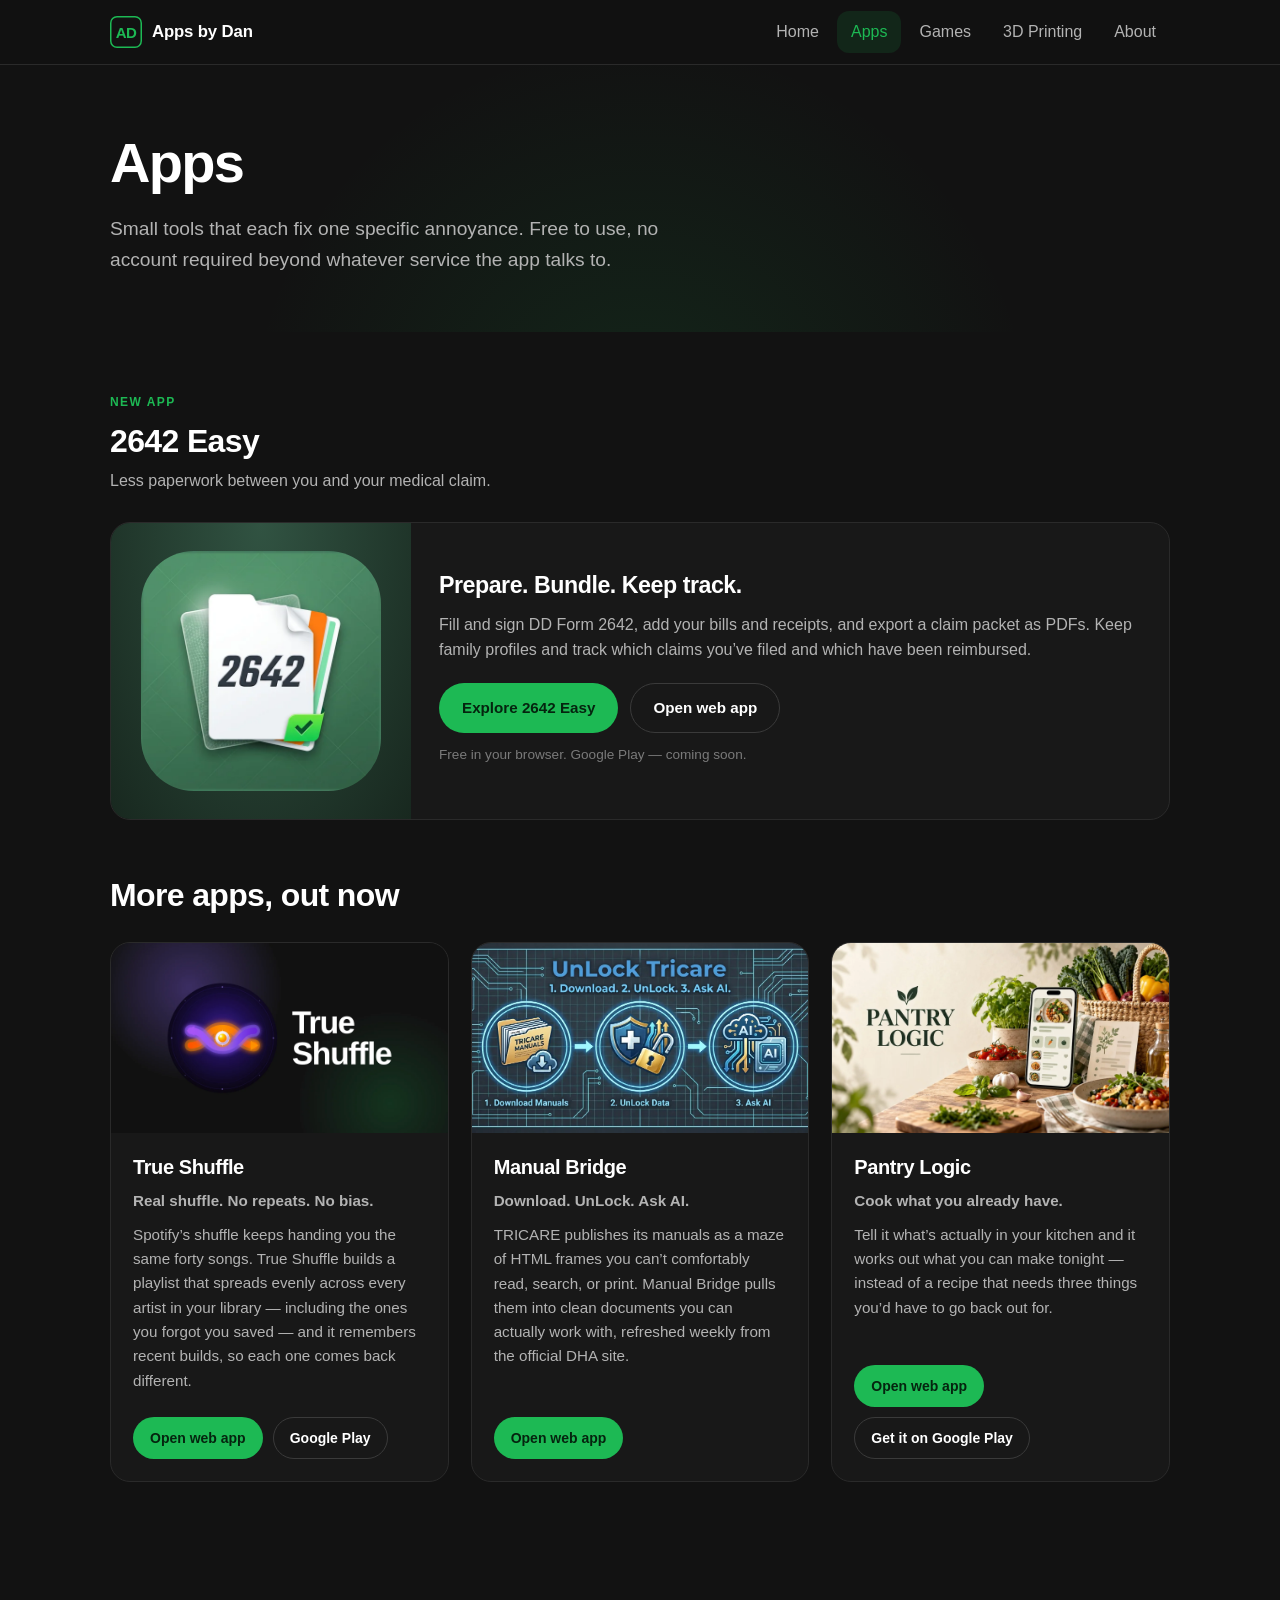
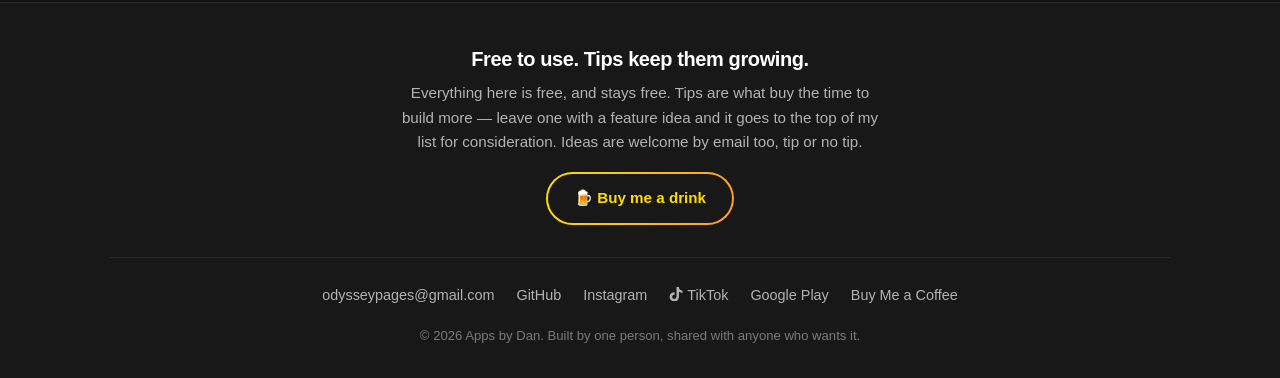
<file: apps.html>
<!DOCTYPE html>
<html lang="en" class="no-js">
<head>
  <meta charset="UTF-8">
  <meta name="viewport" content="width=device-width, initial-scale=1.0">
  <script>document.documentElement.classList.remove("no-js");</script>
  <meta name="theme-color" content="#121212">
  <title>Apps &mdash; Apps by Dan</title>
  <meta name="description" content="2642 Easy for medical claim packets, True Shuffle for Spotify, Manual Bridge for TRICARE manuals, and Pantry Logic. Free apps built by one person.">

  <meta property="og:type" content="website">
  <meta property="og:site_name" content="Apps by Dan">
  <meta property="og:title" content="Apps &mdash; Apps by Dan">
  <meta property="og:description" content="2642 Easy for medical claim packets, True Shuffle for Spotify, Manual Bridge for TRICARE manuals, and Pantry Logic. Free apps built by one person.">
  <meta property="og:url" content="https://appsbydan.com/apps.html">
  <meta property="og:image" content="https://appsbydan.com/assets/img/pantry-logic-v2.jpg">
  <meta name="twitter:card" content="summary_large_image">

  <link rel="icon" type="image/svg+xml" href="assets/img/favicon.svg">
  <link rel="apple-touch-icon" href="assets/img/apple-touch-icon.png">
  <link rel="manifest" href="site.webmanifest">
  <link rel="stylesheet" href="assets/css/site.css">
</head>
<body>
  <a class="skip-link" href="#main">Skip to content</a>

  <header class="site-header">
    <div class="wrap header-inner">
      <a class="brand" href="index.html">
        <img class="brand-mark" src="assets/img/favicon.svg" alt="" width="32" height="32">
        <span>Apps by Dan</span>
      </a>
      <button class="nav-toggle" type="button" aria-expanded="false"
              aria-controls="site-nav" aria-label="Menu">
        <svg class="icon-open" viewBox="0 0 24 24" aria-hidden="true"><path d="M3 6h18v2H3zm0 5h18v2H3zm0 5h18v2H3z"/></svg>
        <svg class="icon-close" viewBox="0 0 24 24" aria-hidden="true"><path d="M18.3 5.7 12 12l6.3 6.3-1.4 1.4L10.6 13.4 4.3 19.7 2.9 18.3 9.2 12 2.9 5.7 4.3 4.3l6.3 6.3 6.3-6.3z"/></svg>
      </button>
      <nav class="site-nav" id="site-nav" aria-label="Main">
        <ul>
          <li><a href="index.html">Home</a></li>
          <li><a href="apps.html" aria-current="page">Apps</a></li>
          <li><a href="games.html">Games</a></li>
          <li><a href="printing.html">3D Printing</a></li>
          <li><a href="about.html">About</a></li>
        </ul>
      </nav>
    </div>
  </header>

  <main id="main">
    <section class="hero">
      <div class="wrap">
        <h1>Apps</h1>
        <p class="hero-lede">Small tools that each fix one specific annoyance.
           Free to use, no account required beyond whatever service the app talks
           to.</p>
      </div>
    </section>

    <section class="section">
      <div class="wrap">
        <div class="section-head">
          <span class="eyebrow">New app</span>
          <h2>2642 Easy</h2>
          <p>Less paperwork between you and your medical claim.</p>
        </div>
        <article class="feature easy2642-feature">
          <a class="easy2642-art" href="2642-easy.html" aria-label="Explore 2642 Easy">
            <picture>
              <source srcset="assets/img/easy2642-icon.webp" type="image/webp">
              <img src="assets/img/easy2642-icon.jpg" alt="2642 Easy app icon: a stack of claim documents marked 2642 with a green check" width="512" height="512" decoding="async">
            </picture>
          </a>
          <div class="feature-body">
            <h3>Prepare. Bundle. Keep track.</h3>
            <p>Fill and sign DD Form 2642, add your bills and receipts, and export
               a claim packet as PDFs. Keep family profiles and track which claims
               you&rsquo;ve filed and which have been reimbursed.</p>
            <div class="feature-actions">
              <a class="btn btn-primary" href="2642-easy.html">Explore 2642 Easy</a>
              <a class="btn btn-secondary" href="https://crazyh1803.github.io/Easy2642/" target="_blank" rel="noopener" data-goatcounter-click="out-easy2642-web">Open web app</a>
            </div>
            <p class="card-fineprint">Free in your browser. Google Play &mdash; coming soon.</p>
          </div>
        </article>
      </div>
    </section>

    <section class="section">
      <div class="wrap">
        <div class="section-head">
          <h2>More apps, out now</h2>
        </div>
        <div class="grid">
      <article class="card card-live">
        <div class="card-media">
        <picture>
          <source srcset="assets/img/true-shuffle.webp" type="image/webp">
          <img src="assets/img/true-shuffle.jpg" alt="True Shuffle - the app logo, a glowing orange and purple shuffle mark, beside the words Real shuffle. No repeats. No bias."
               width="1600" height="900" loading="lazy" decoding="async">
        </picture>
        </div>
        <div class="card-body">
          <h3>True Shuffle</h3>
          <p class="card-tagline">Real shuffle. No repeats. No bias.</p>
          <p>Spotify&rsquo;s shuffle keeps handing you the same forty songs. True
             Shuffle builds a playlist that spreads evenly across every artist in
             your library &mdash; including the ones you forgot you saved &mdash; and
             it remembers recent builds, so each one comes back different.</p>
          <div class="card-actions">
            <a class="btn btn-primary btn-sm"
               href="https://crazyh1803.github.io/SpotifyShuffle/index.html"
               target="_blank" rel="noopener" data-goatcounter-click="out-true-shuffle-web">Open web app</a>
            <a class="btn btn-secondary btn-sm"
               href="https://play.google.com/store/apps/details?id=com.appsbydan.trueshuffle"
               target="_blank" rel="noopener" data-goatcounter-click="out-true-shuffle-play">Google Play</a>
          </div>
        </div>
      </article>
      <article class="card card-live">
        <div class="card-media">
        <picture>
          <source srcset="assets/img/manual-bridge.webp" type="image/webp">
          <img src="assets/img/manual-bridge.jpg" alt="Manual Bridge - UnLock Tricare, shown as three steps: download manuals, unlock the data, ask AI"
               width="880" height="495" loading="lazy" decoding="async">
        </picture>
        </div>
        <div class="card-body">
          <h3>Manual Bridge</h3>
          <p class="card-tagline">Download. UnLock. Ask AI.</p>
          <p>TRICARE publishes its manuals as a maze of HTML frames you can&rsquo;t
             comfortably read, search, or print. Manual Bridge pulls them into clean
             documents you can actually work with, refreshed weekly from the
             official DHA site.</p>
          <div class="card-actions">
            <a class="btn btn-primary btn-sm"
               href="https://crazyh1803.github.io/TricareManualtoPdf/"
               target="_blank" rel="noopener" data-goatcounter-click="out-manual-bridge-web">Open web app</a>
          </div>
        </div>
      </article>
      <article class="card card-live">
        <div class="card-media">
        <picture>
          <source srcset="assets/img/pantry-logic-v2.webp" type="image/webp">
          <img src="assets/img/pantry-logic-v2.jpg" alt="Pantry Logic - a phone showing recipe cards, beside fresh vegetables and herbs on a kitchen table"
               width="1600" height="900" loading="lazy" decoding="async">
        </picture>
        </div>
        <div class="card-body">
          <h3>Pantry Logic</h3>
          <p class="card-tagline">Cook what you already have.</p>
          <p>Tell it what&rsquo;s actually in your kitchen and it works out what you
             can make tonight &mdash; instead of a recipe that needs three things
             you&rsquo;d have to go back out for.</p>
          <div class="card-actions">
            <a class="btn btn-primary btn-sm"
               href="https://crazyh1803.github.io/PantryLogic/"
               target="_blank" rel="noopener" data-goatcounter-click="out-pantry-web">Open web app</a>
            <a class="btn btn-secondary btn-sm" href="https://play.google.com/store/apps/details?id=com.appsbydan.pantrylogic"
               target="_blank" rel="noopener" data-goatcounter-click="out-pantry-play">Get it on Google Play</a>
          </div>
        </div>
      </article>
        </div>
      </div>
    </section>
  </main>

  <footer class="site-footer">
    <div class="wrap">
      <div class="tip-block">
        <h2>Free to use. Tips keep them growing.</h2>
        <p>Everything here is free, and stays free. Tips are what buy the time
           to build more &mdash; leave one with a feature idea and it goes to the
           top of my list for consideration. Ideas are welcome by email too, tip
           or no tip.</p>
        <a class="btn-tip" href="https://buymeacoffee.com/AppsbyDan" target="_blank" rel="noopener" data-goatcounter-click="out-tip-button">
          &#127866; Buy me a drink
        </a>
      </div>

      <nav class="footer-links" aria-label="Elsewhere">
        <a href="mailto:odysseypages@gmail.com">odysseypages@gmail.com</a>
        <a href="https://github.com/Crazyh1803" target="_blank" rel="noopener">GitHub</a>
        <a href="https://www.instagram.com/appsbydan/" target="_blank" rel="noopener">Instagram</a>
        <a href="https://www.tiktok.com/@appsbydan" target="_blank" rel="noopener"><svg class="social-icon" viewBox="0 0 24 24" aria-hidden="true" focusable="false"><path fill="currentColor" d="M16.6 0h-4.1v16.4a3.6 3.6 0 1 1-3.1-3.6V8.6a7.8 7.8 0 1 0 7.2 7.8V8.1a10.1 10.1 0 0 0 5.9 1.9V5.9A5.9 5.9 0 0 1 16.6 0Z"/></svg> TikTok</a>
        <a href="https://play.google.com/store/apps/developer?id=AppsbyDan" target="_blank" rel="noopener" data-goatcounter-click="out-play-developer">Google Play</a>
        <a href="https://buymeacoffee.com/AppsbyDan" target="_blank" rel="noopener" data-goatcounter-click="out-tip-footer">Buy Me a Coffee</a>
      </nav>

      <p class="footer-legal">&copy; <span id="year">2026</span> Apps by Dan.
         Built by one person, shared with anyone who wants it.</p>
    </div>
  </footer>

  <script src="assets/js/site.js"></script>
  <!-- GoatCounter: cookieless, no personal data collected. -->
  <script data-goatcounter="https://appsbydan.goatcounter.com/count"
          async src="https://gc.zgo.at/count.js"></script>
</body>
</html>
</file>
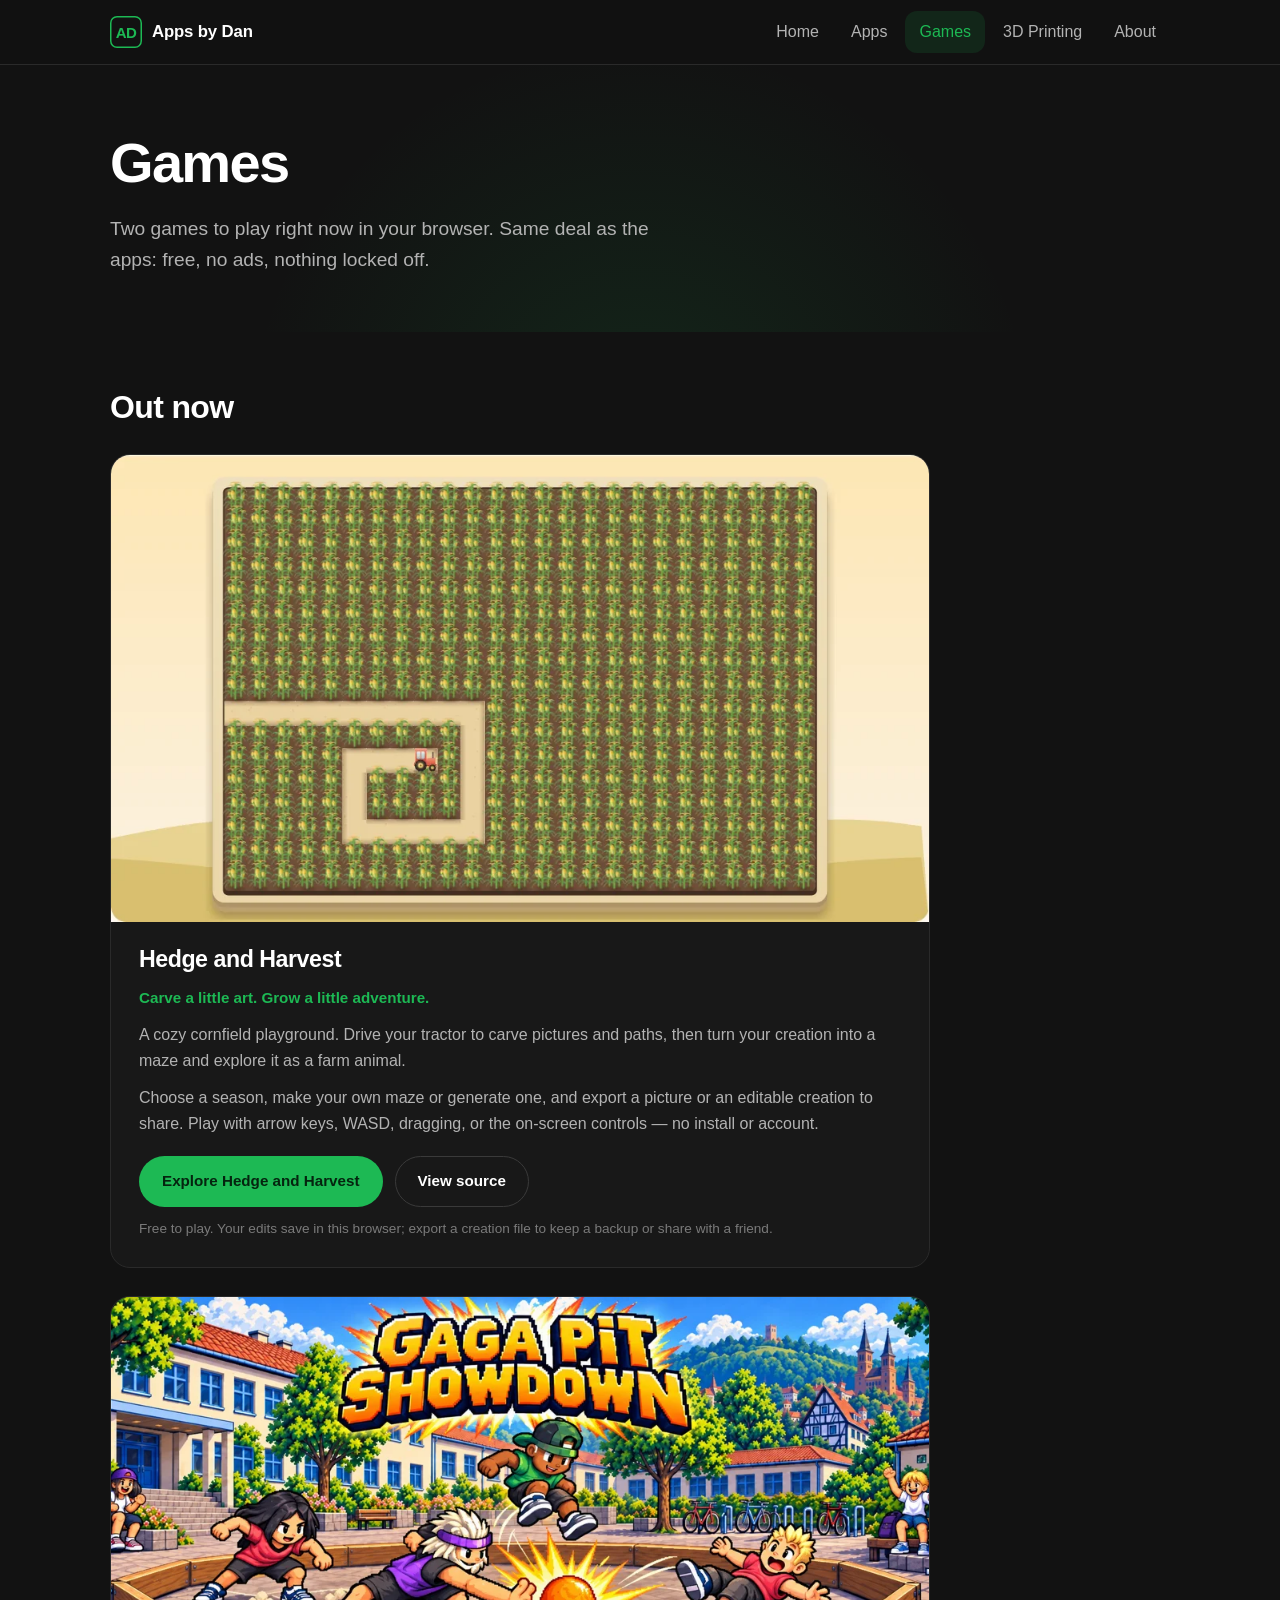
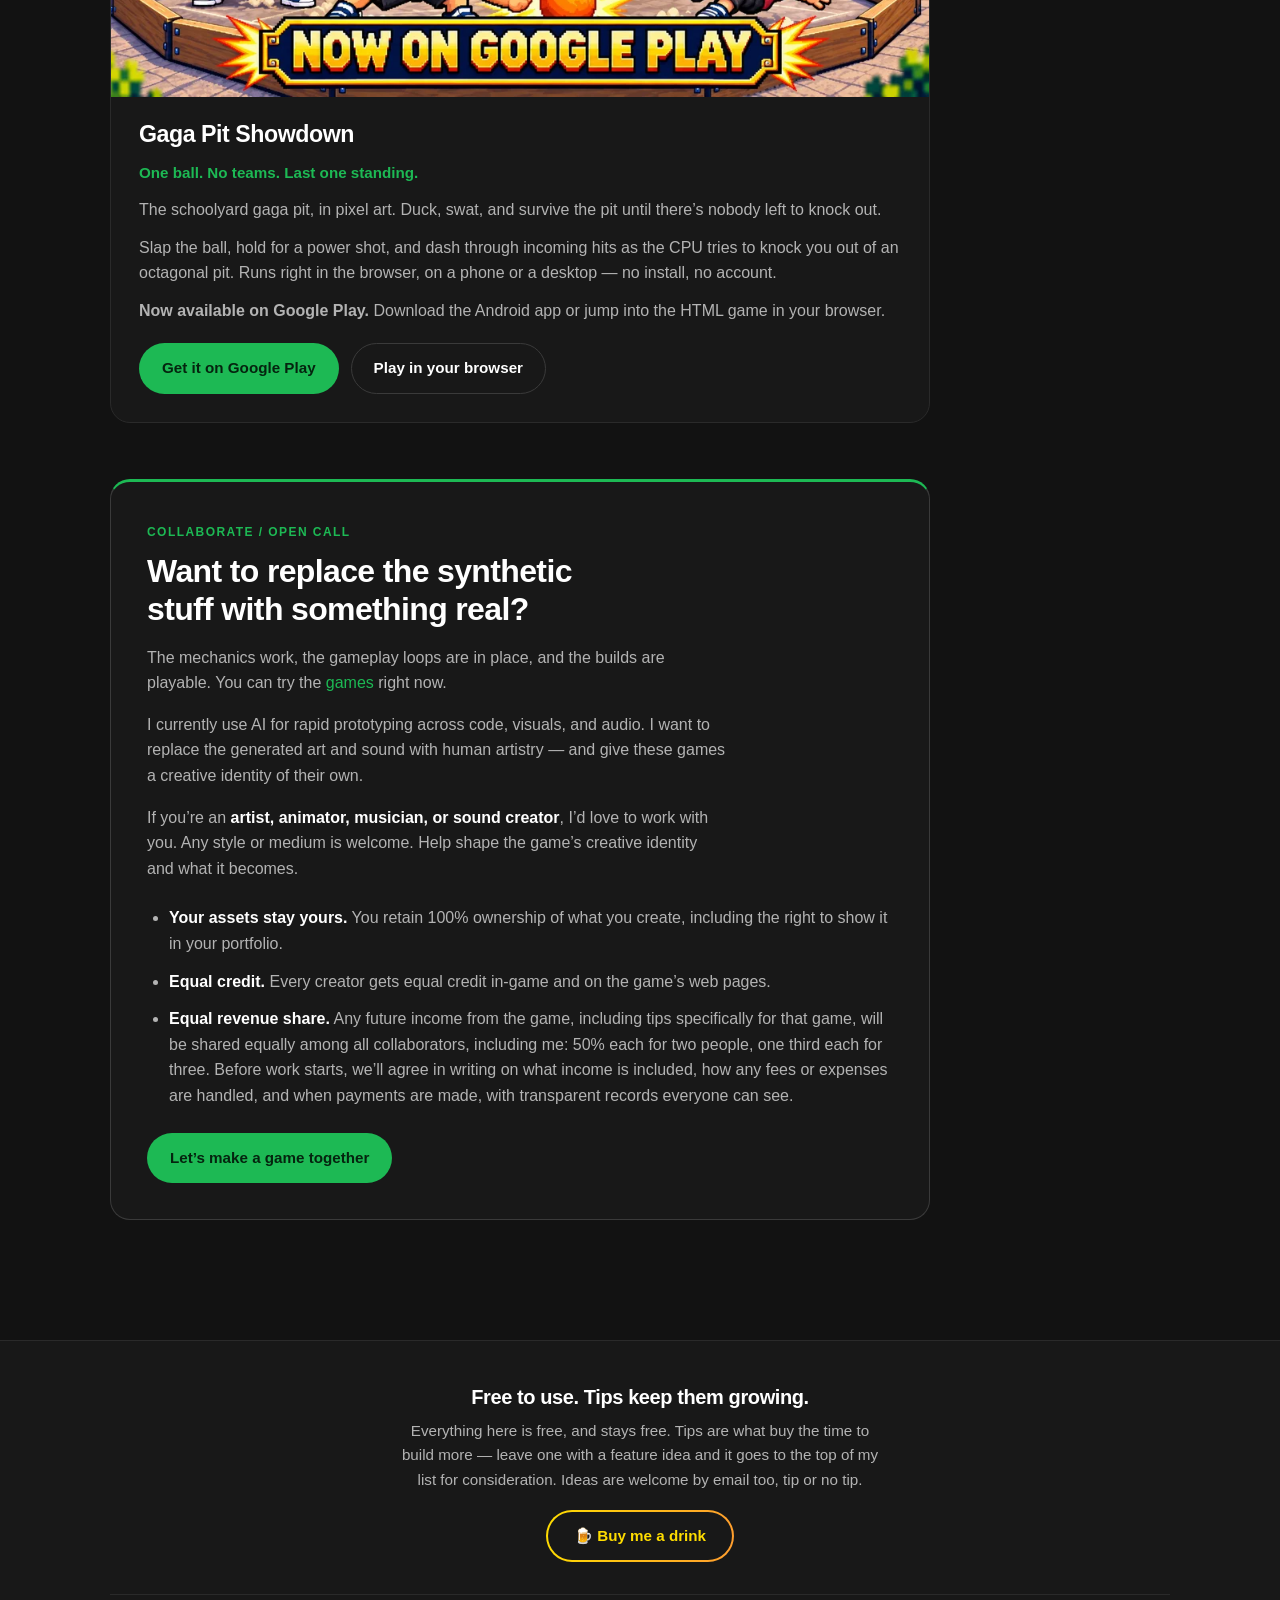
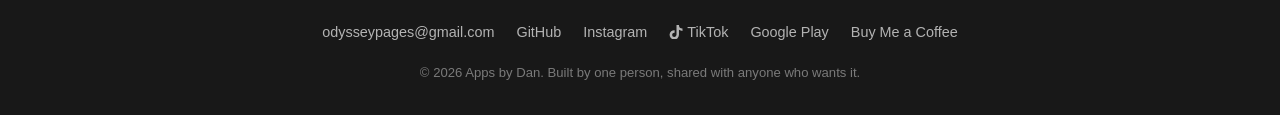
<file: games.html>
<!DOCTYPE html>
<html lang="en" class="no-js">
<head>
  <meta charset="UTF-8">
  <meta name="viewport" content="width=device-width, initial-scale=1.0">
  <script>document.documentElement.classList.remove("no-js");</script>
  <meta name="theme-color" content="#121212">
  <title>Games &mdash; Apps by Dan</title>
  <meta name="description" content="Play Hedge and Harvest and Gaga Pit Showdown: free browser games from Apps by Dan. Carve cornfield art, make mazes, or jump into the gaga pit.">

  <meta property="og:type" content="website">
  <meta property="og:site_name" content="Apps by Dan">
  <meta property="og:title" content="Games &mdash; Apps by Dan">
  <meta property="og:description" content="Play Hedge and Harvest and Gaga Pit Showdown: free browser games from Apps by Dan. Carve cornfield art, make mazes, or jump into the gaga pit.">
  <meta property="og:url" content="https://appsbydan.com/games.html">
  <meta property="og:image" content="https://appsbydan.com/assets/img/gaga-pit-showdown-v3.jpg">
  <meta name="twitter:card" content="summary_large_image">

  <link rel="icon" type="image/svg+xml" href="assets/img/favicon.svg">
  <link rel="apple-touch-icon" href="assets/img/apple-touch-icon.png">
  <link rel="manifest" href="site.webmanifest">
  <link rel="stylesheet" href="assets/css/site.css">
</head>
<body>
  <a class="skip-link" href="#main">Skip to content</a>

  <header class="site-header">
    <div class="wrap header-inner">
      <a class="brand" href="index.html">
        <img class="brand-mark" src="assets/img/favicon.svg" alt="" width="32" height="32">
        <span>Apps by Dan</span>
      </a>
      <button class="nav-toggle" type="button" aria-expanded="false"
              aria-controls="site-nav" aria-label="Menu">
        <svg class="icon-open" viewBox="0 0 24 24" aria-hidden="true"><path d="M3 6h18v2H3zm0 5h18v2H3zm0 5h18v2H3z"/></svg>
        <svg class="icon-close" viewBox="0 0 24 24" aria-hidden="true"><path d="M18.3 5.7 12 12l6.3 6.3-1.4 1.4L10.6 13.4 4.3 19.7 2.9 18.3 9.2 12 2.9 5.7 4.3 4.3l6.3 6.3 6.3-6.3z"/></svg>
      </button>
      <nav class="site-nav" id="site-nav" aria-label="Main">
        <ul>
          <li><a href="index.html">Home</a></li>
          <li><a href="apps.html">Apps</a></li>
          <li><a href="games.html" aria-current="page">Games</a></li>
          <li><a href="printing.html">3D Printing</a></li>
          <li><a href="about.html">About</a></li>
        </ul>
      </nav>
    </div>
  </header>

  <main id="main">
    <section class="hero">
      <div class="wrap">
        <h1>Games</h1>
        <p class="hero-lede">Two games to play right now in your browser. Same deal as the apps: free, no ads, nothing locked off.</p>
      </div>
    </section>

    <section class="section">
      <div class="wrap">
        <div class="section-head">
          <h2>Out now</h2>
        </div>
      <div class="feature" id="hedge-and-harvest">
        <div class="feature-media">
          <picture>
            <source srcset="assets/img/hedge-and-harvest.webp" type="image/webp">
            <img src="assets/img/hedge-and-harvest.jpg" alt="Hedge and Harvest gameplay: a tractor carving a winding path through a field of corn"
                 width="969" height="553" loading="lazy" decoding="async">
          </picture>
        </div>
        <div class="feature-body">
          <h3>Hedge and Harvest</h3>
          <p class="card-tagline">Carve a little art. Grow a little adventure.</p>
          <p>A cozy cornfield playground. Drive your tractor to carve pictures
             and paths, then turn your creation into a maze and explore it as
             a farm animal.</p>
          <p>Choose a season, make your own maze or generate one, and export
             a picture or an editable creation to share. Play with arrow keys,
             WASD, dragging, or the on-screen controls &mdash; no install or account.</p>
          <div class="feature-actions">
            <a class="btn btn-primary" href="hedge-and-harvest.html">Explore Hedge and Harvest</a>
            <a class="btn btn-secondary" href="https://github.com/Crazyh1803/HedgeandHarvest"
               target="_blank" rel="noopener">View source</a>
          </div>
          <p class="card-fineprint">Free to play. Your edits save in this browser;
             export a creation file to keep a backup or share with a friend.</p>
        </div>
      </div>
      <div class="feature">
        <div class="feature-media">
          <picture>
            <source srcset="assets/img/gaga-pit-showdown-v3.webp" type="image/webp">
            <img src="assets/img/gaga-pit-showdown-v3.jpg" alt="Gaga Pit Showdown — pixel-art schoolyard action, now on Google Play"
                 width="1023" height="500" loading="lazy" decoding="async">
          </picture>
        </div>
        <div class="feature-body">
          <h3>Gaga Pit Showdown</h3>
          <p class="card-tagline">One ball. No teams. Last one standing.</p>
          <p>The schoolyard gaga pit, in pixel art. Duck, swat, and survive the
             pit until there&rsquo;s nobody left to knock out.</p>
          <p>Slap the ball, hold for a power shot, and dash through incoming
             hits as the CPU tries to knock you out of an octagonal pit. Runs
             right in the browser, on a phone or a desktop &mdash; no install,
             no account.</p>
          <p><strong>Now available on Google Play.</strong> Download the Android
             app or jump into the HTML game in your browser.</p>
          <div class="feature-actions">
            <a class="btn btn-primary" href="https://play.google.com/store/apps/details?id=com.appsbydan.gagapitshowdown&amp;pcampaignid=web_share"
               target="_blank" rel="noopener" data-goatcounter-click="out-gaga-play">Get it on Google Play</a>
            <a class="btn btn-secondary" href="https://crazyh1803.github.io/Gagaball/"
               target="_blank" rel="noopener" data-goatcounter-click="out-gaga-web">Play in your browser</a>
          </div>
        </div>
      </div>
      </div>
    </section>

    <section class="section" id="collaborate" aria-labelledby="collaborate-heading">
      <div class="wrap">
        <div class="collaborate">
          <span class="eyebrow">Collaborate / Open call</span>
          <h2 id="collaborate-heading">Want to replace the synthetic stuff with something real?</h2>
          <p>The mechanics work, the gameplay loops are in place, and the builds
             are playable. You can try the <a href="games.html">games</a> right now.</p>
          <p>I currently use AI for rapid prototyping across code, visuals, and
             audio. I want to replace the generated art and sound with human
             artistry &mdash; and give these games a creative identity of their own.</p>
          <p>If you&rsquo;re an <strong>artist, animator, musician, or sound
             creator</strong>, I&rsquo;d love to work with you. Any style or medium
             is welcome. Help shape the game&rsquo;s creative identity and what it becomes.</p>
          <ul class="collaborate-terms">
            <li><strong>Your assets stay yours.</strong> You retain 100% ownership
                of what you create, including the right to show it in your portfolio.</li>
            <li><strong>Equal credit.</strong> Every creator gets equal credit
                in-game and on the game&rsquo;s web pages.</li>
            <li><strong>Equal revenue share.</strong> Any future income from the
                game, including tips specifically for that game, will be shared
                equally among all collaborators, including me: 50% each for two
                people, one third each for three. Before work starts, we&rsquo;ll
                agree in writing on what income is included, how any fees or
                expenses are handled, and when payments are made, with transparent
                records everyone can see.</li>
          </ul>
          <a class="btn btn-primary" href="mailto:odysseypages@gmail.com?subject=Game%20Collaboration">Let&rsquo;s make a game together</a>
        </div>
      </div>
    </section>
  </main>

  <footer class="site-footer">
    <div class="wrap">
      <div class="tip-block">
        <h2>Free to use. Tips keep them growing.</h2>
        <p>Everything here is free, and stays free. Tips are what buy the time
           to build more &mdash; leave one with a feature idea and it goes to the
           top of my list for consideration. Ideas are welcome by email too, tip
           or no tip.</p>
        <a class="btn-tip" href="https://buymeacoffee.com/AppsbyDan" target="_blank" rel="noopener" data-goatcounter-click="out-tip-button">
          &#127866; Buy me a drink
        </a>
      </div>

      <nav class="footer-links" aria-label="Elsewhere">
        <a href="mailto:odysseypages@gmail.com">odysseypages@gmail.com</a>
        <a href="https://github.com/Crazyh1803" target="_blank" rel="noopener">GitHub</a>
        <a href="https://www.instagram.com/appsbydan/" target="_blank" rel="noopener">Instagram</a>
        <a href="https://www.tiktok.com/@appsbydan" target="_blank" rel="noopener"><svg class="social-icon" viewBox="0 0 24 24" aria-hidden="true" focusable="false"><path fill="currentColor" d="M16.6 0h-4.1v16.4a3.6 3.6 0 1 1-3.1-3.6V8.6a7.8 7.8 0 1 0 7.2 7.8V8.1a10.1 10.1 0 0 0 5.9 1.9V5.9A5.9 5.9 0 0 1 16.6 0Z"/></svg> TikTok</a>
        <a href="https://play.google.com/store/apps/developer?id=AppsbyDan" target="_blank" rel="noopener" data-goatcounter-click="out-play-developer">Google Play</a>
        <a href="https://buymeacoffee.com/AppsbyDan" target="_blank" rel="noopener" data-goatcounter-click="out-tip-footer">Buy Me a Coffee</a>
      </nav>

      <p class="footer-legal">&copy; <span id="year">2026</span> Apps by Dan.
         Built by one person, shared with anyone who wants it.</p>
    </div>
  </footer>

  <script src="assets/js/site.js"></script>
  <!-- GoatCounter: cookieless, no personal data collected. -->
  <script data-goatcounter="https://appsbydan.goatcounter.com/count"
          async src="https://gc.zgo.at/count.js"></script>
</body>
</html>
</file>
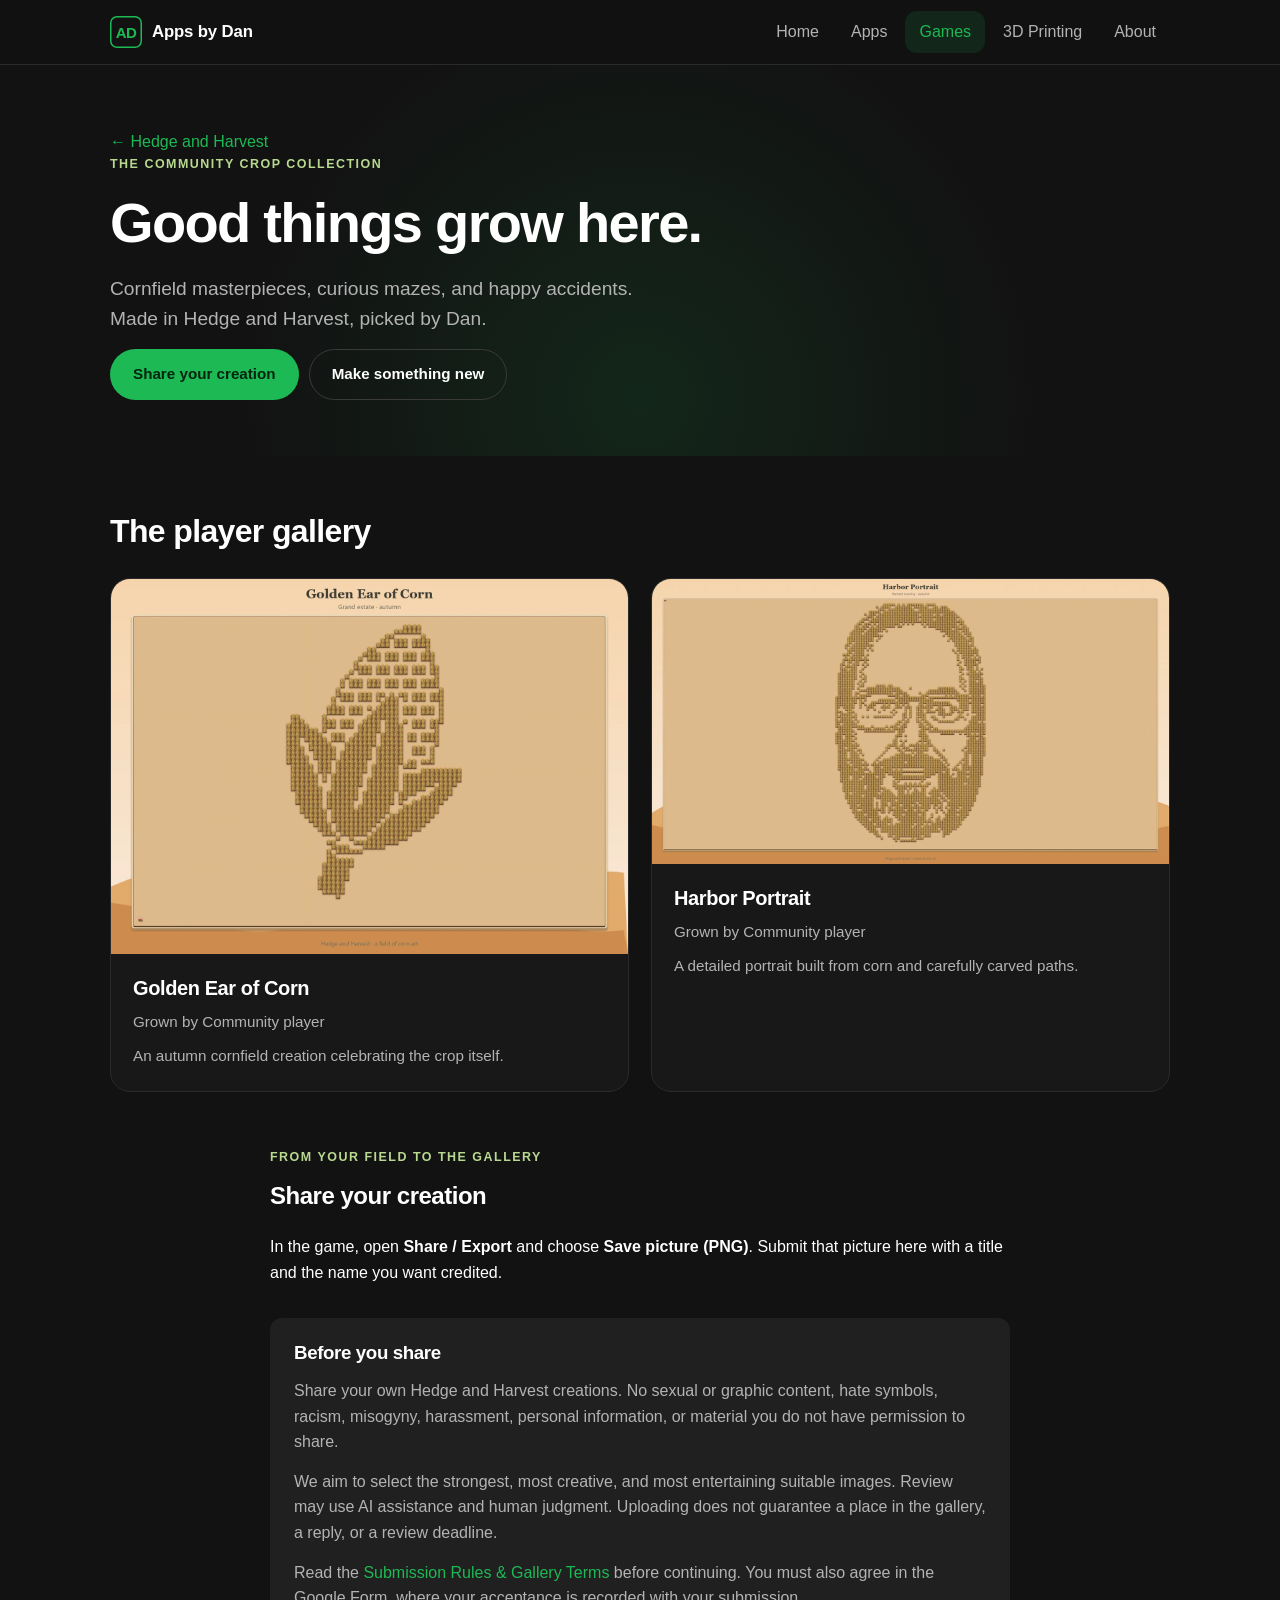
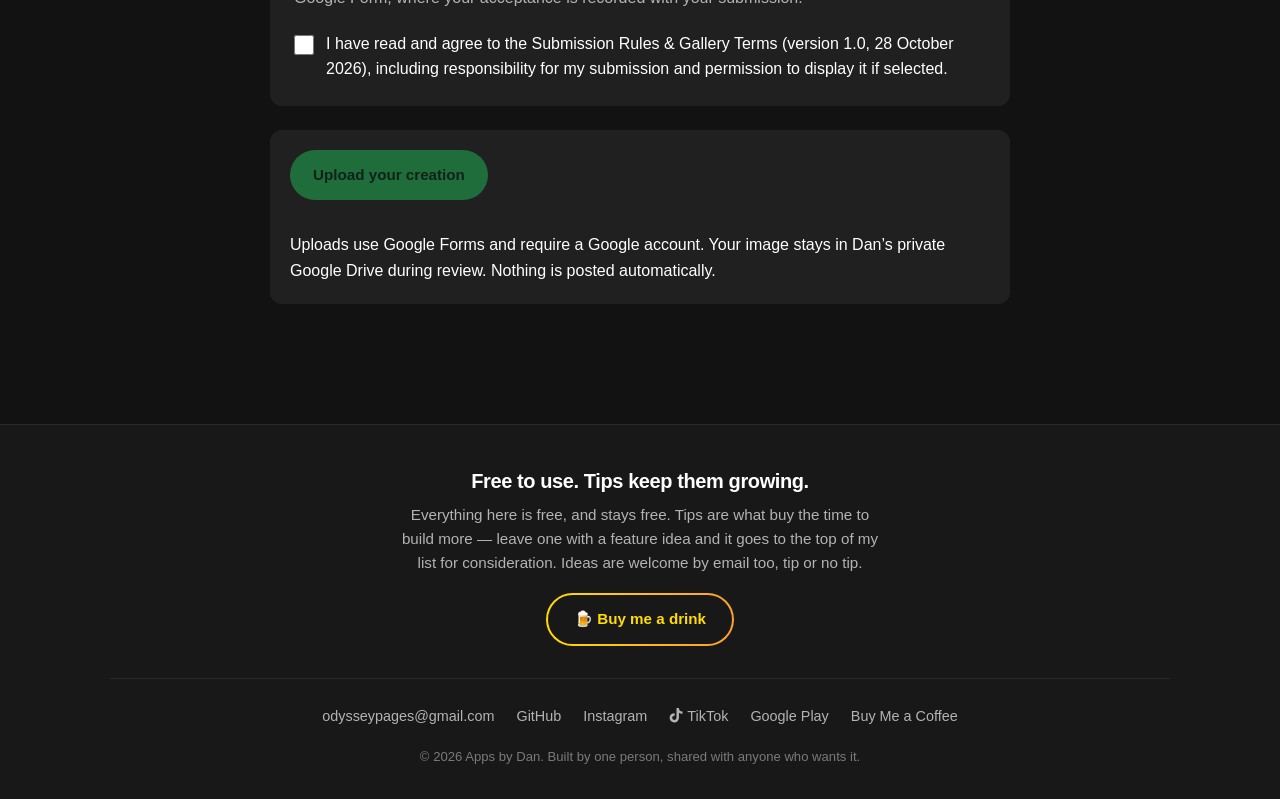
<file: hedge-and-harvest-gallery.html>
<!DOCTYPE html>
<html lang="en" class="no-js">
<head>
  <meta charset="UTF-8">
  <meta name="viewport" content="width=device-width, initial-scale=1.0">
  <script>document.documentElement.classList.remove("no-js");</script>
  <meta name="theme-color" content="#121212">
  <title>The Community Crop Collection &mdash; Apps by Dan</title>
  <meta name="description" content="Explore the Hedge and Harvest player gallery and send your own cornfield art or maze for review.">

  <meta property="og:type" content="website">
  <meta property="og:site_name" content="Apps by Dan">
  <meta property="og:title" content="The Community Crop Collection &mdash; Apps by Dan">
  <meta property="og:description" content="Explore the Hedge and Harvest player gallery and send your own cornfield art or maze for review.">
  <meta property="og:url" content="https://appsbydan.com/hedge-and-harvest-gallery.html">
  <meta property="og:image" content="https://appsbydan.com/assets/img/hedge-and-harvest.jpg">
  <meta name="twitter:card" content="summary_large_image">

  <link rel="icon" type="image/svg+xml" href="assets/img/favicon.svg">
  <link rel="apple-touch-icon" href="assets/img/apple-touch-icon.png">
  <link rel="manifest" href="site.webmanifest">
  <link rel="stylesheet" href="assets/css/site.css">
</head>
<body>
  <a class="skip-link" href="#main">Skip to content</a>

  <header class="site-header">
    <div class="wrap header-inner">
      <a class="brand" href="index.html">
        <img class="brand-mark" src="assets/img/favicon.svg" alt="" width="32" height="32">
        <span>Apps by Dan</span>
      </a>
      <button class="nav-toggle" type="button" aria-expanded="false"
              aria-controls="site-nav" aria-label="Menu">
        <svg class="icon-open" viewBox="0 0 24 24" aria-hidden="true"><path d="M3 6h18v2H3zm0 5h18v2H3zm0 5h18v2H3z"/></svg>
        <svg class="icon-close" viewBox="0 0 24 24" aria-hidden="true"><path d="M18.3 5.7 12 12l6.3 6.3-1.4 1.4L10.6 13.4 4.3 19.7 2.9 18.3 9.2 12 2.9 5.7 4.3 4.3l6.3 6.3 6.3-6.3z"/></svg>
      </button>
      <nav class="site-nav" id="site-nav" aria-label="Main">
        <ul>
          <li><a href="index.html">Home</a></li>
          <li><a href="apps.html">Apps</a></li>
          <li><a href="games.html" aria-current="page">Games</a></li>
          <li><a href="printing.html">3D Printing</a></li>
          <li><a href="about.html">About</a></li>
        </ul>
      </nav>
    </div>
  </header>

  <main id="main">
    <section class="hero"><div class="wrap">
      <p><a href="hedge-and-harvest.html">&larr; Hedge and Harvest</a></p>
      <p class="harvest-eyebrow">The community crop collection</p><h1>Good things grow here.</h1>
      <p class="hero-lede">Cornfield masterpieces, curious mazes, and happy accidents. Made in Hedge and Harvest, picked by Dan.</p>
      <div class="card-actions"><a class="btn btn-primary" href="#submit">Share your creation</a><a class="btn btn-secondary" href="hedge-and-harvest/">Make something new</a></div>
    </div></section>
    <section class="section"><div class="wrap">
      <div class="section-head"><h2>The player gallery</h2></div>
      <div id="player-gallery" class="grid">
        <!-- BEGIN APPROVED CREATIONS -->
        <article class="card">
          <img src="assets/img/harvest-player-golden-ear-of-corn.webp" alt="A golden ear of corn with its husk, drawn using cornfield paths in an autumn field." loading="lazy" decoding="async">
          <div class="card-body">
            <h3>Golden Ear of Corn</h3>
            <p>Grown by Community player</p>
            <p>An autumn cornfield creation celebrating the crop itself.</p>
          </div>
        </article>
        <article class="card">
          <img src="assets/img/harvest-player-harbor-portrait.webp" alt="A detailed cornfield portrait of a bearded person wearing glasses, carved into an autumn field." loading="lazy" decoding="async">
          <div class="card-body">
            <h3>Harbor Portrait</h3>
            <p>Grown by Community player</p>
            <p>A detailed portrait built from corn and carefully carved paths.</p>
          </div>
        </article>
        <!-- END APPROVED CREATIONS -->
      </div>
      <div id="gallery-empty" class="harvest-empty" hidden><span aria-hidden="true">🌱</span><h3>The first crop is still growing.</h3><p>No player creations have been published yet. Yours could be one of the first.</p><p>Only reviewed, approved submissions will appear here.</p></div>
    </div></section>
    <section class="section" id="submit"><div class="wrap harvest-submission">
      <p class="harvest-eyebrow">From your field to the gallery</p><h2>Share your creation</h2>
      <p>In the game, open <strong>Share / Export</strong> and choose <strong>Save picture (PNG)</strong>. Submit that picture here with a title and the name you want credited.</p>
      <div class="harvest-guidelines"><h3>Before you share</h3>
        <p>Share your own Hedge and Harvest creations. No sexual or graphic content, hate symbols, racism, misogyny, harassment, personal information, or material you do not have permission to share.</p>
        <p>We aim to select the strongest, most creative, and most entertaining suitable images. Review may use AI assistance and human judgment. Uploading does not guarantee a place in the gallery, a reply, or a review deadline.</p>
        <p>Read the <a href="hedge-and-harvest-rules.html">Submission Rules &amp; Gallery Terms</a> before continuing. You must also agree in the Google Form, where your acceptance is recorded with your submission.</p>
        <label class="harvest-agreement" for="gallery-agreement"><input id="gallery-agreement" type="checkbox" required> I have read and agree to the Submission Rules &amp; Gallery Terms (version 1.0, 28 October 2026), including responsibility for my submission and permission to display it if selected.</label>
      </div>
      <div class="harvest-upload-note">
        <p id="upload-unavailable">The submission form is being set up. Uploads will open here soon.</p>
        <a id="creation-form-link" aria-disabled="true" tabindex="-1" class="btn btn-primary" target="_blank" rel="noopener" hidden>Upload your creation</a>
        <p class="card-fineprint">Uploads use Google Forms and require a Google account. Your image stays in Dan&rsquo;s private Google Drive during review. Nothing is posted automatically.</p>
      </div>
      <noscript><p>Enable JavaScript to load the submission link. Published creations are visible above.</p></noscript>

    </div></section>
  </main>
  <footer class="site-footer">
    <div class="wrap">
      <div class="tip-block">
        <h2>Free to use. Tips keep them growing.</h2>
        <p>Everything here is free, and stays free. Tips are what buy the time
           to build more &mdash; leave one with a feature idea and it goes to the
           top of my list for consideration. Ideas are welcome by email too, tip
           or no tip.</p>
        <a class="btn-tip" href="https://buymeacoffee.com/AppsbyDan" target="_blank" rel="noopener" data-goatcounter-click="out-tip-button">
          &#127866; Buy me a drink
        </a>
      </div>

      <nav class="footer-links" aria-label="Elsewhere">
        <a href="mailto:odysseypages@gmail.com">odysseypages@gmail.com</a>
        <a href="https://github.com/Crazyh1803" target="_blank" rel="noopener">GitHub</a>
        <a href="https://www.instagram.com/appsbydan/" target="_blank" rel="noopener">Instagram</a>
        <a href="https://www.tiktok.com/@appsbydan" target="_blank" rel="noopener"><svg class="social-icon" viewBox="0 0 24 24" aria-hidden="true" focusable="false"><path fill="currentColor" d="M16.6 0h-4.1v16.4a3.6 3.6 0 1 1-3.1-3.6V8.6a7.8 7.8 0 1 0 7.2 7.8V8.1a10.1 10.1 0 0 0 5.9 1.9V5.9A5.9 5.9 0 0 1 16.6 0Z"/></svg> TikTok</a>
        <a href="https://play.google.com/store/apps/developer?id=AppsbyDan" target="_blank" rel="noopener" data-goatcounter-click="out-play-developer">Google Play</a>
        <a href="https://buymeacoffee.com/AppsbyDan" target="_blank" rel="noopener" data-goatcounter-click="out-tip-footer">Buy Me a Coffee</a>
      </nav>

      <p class="footer-legal">&copy; <span id="year">2026</span> Apps by Dan.
         Built by one person, shared with anyone who wants it.</p>
    </div>
  </footer>

  <script src="assets/js/site.js"></script>
  <script src="assets/js/harvest-gallery.js?v=2" defer></script>
  <!-- GoatCounter: cookieless, no personal data collected. -->
  <script data-goatcounter="https://appsbydan.goatcounter.com/count"
          async src="https://gc.zgo.at/count.js"></script>
</body>
</html>
</file>
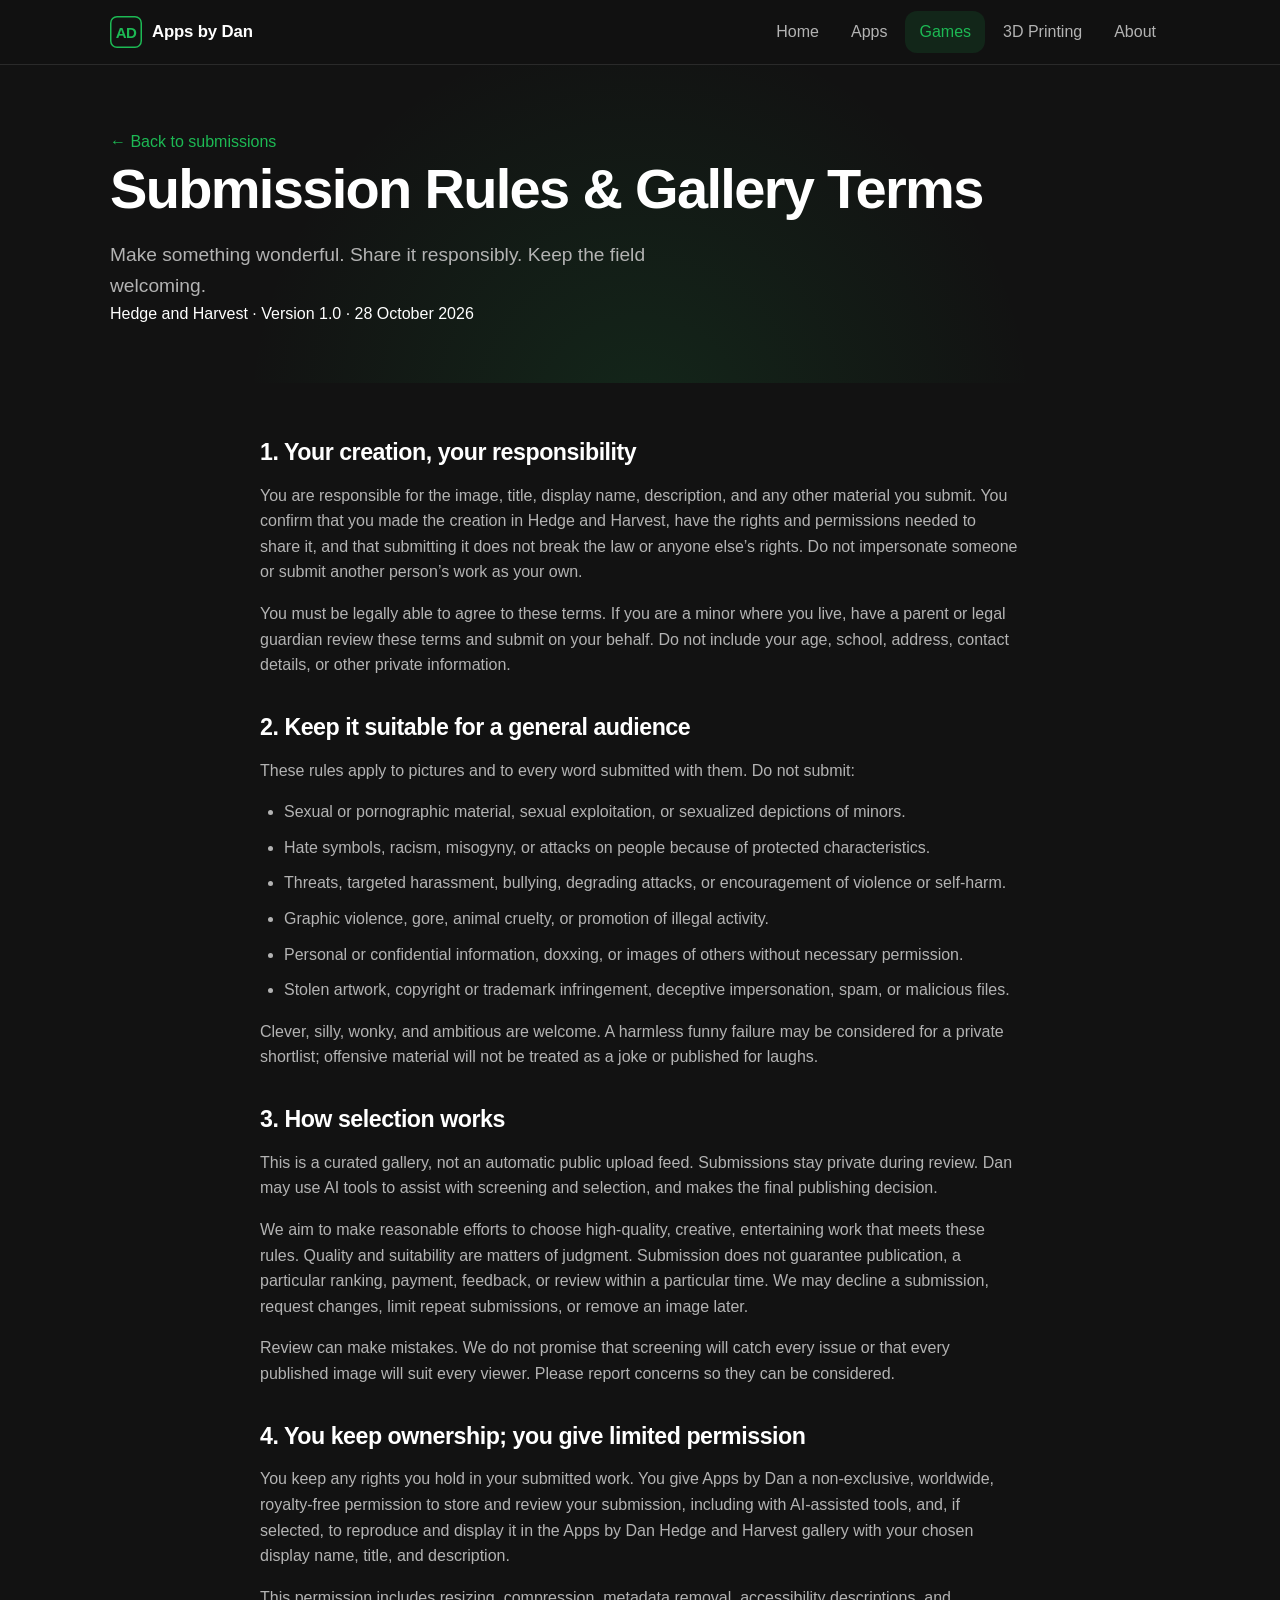
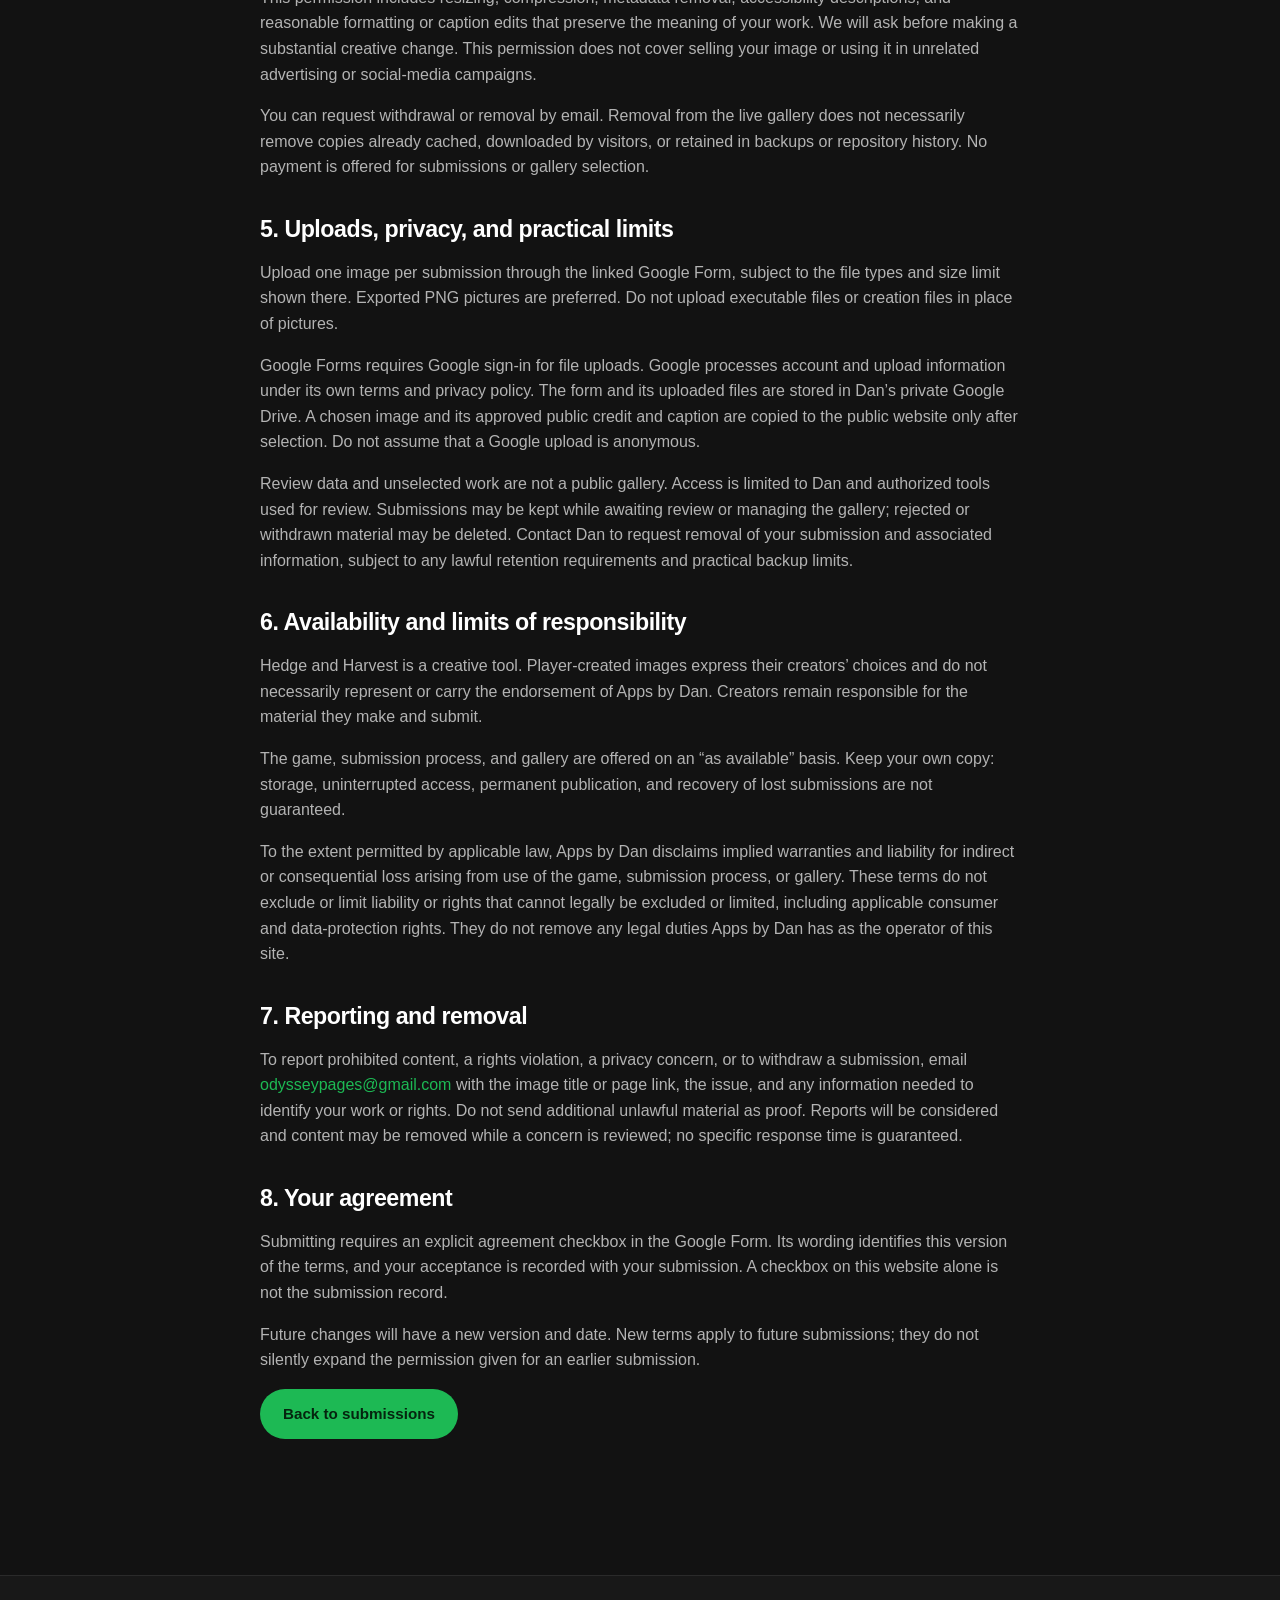
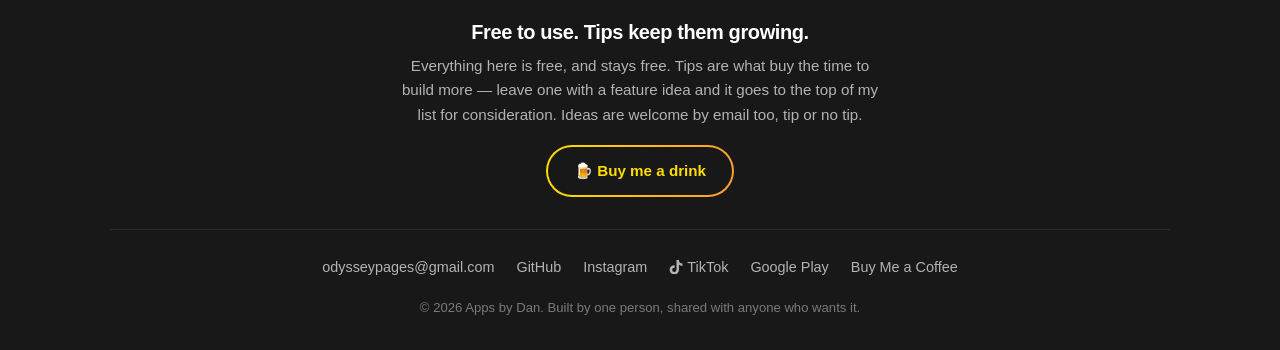
<file: hedge-and-harvest-rules.html>
<!DOCTYPE html>
<html lang="en" class="no-js">
<head>
  <meta charset="UTF-8">
  <meta name="viewport" content="width=device-width, initial-scale=1.0">
  <script>document.documentElement.classList.remove("no-js");</script>
  <meta name="theme-color" content="#121212">
  <title>Submission Rules &amp; Gallery Terms &mdash; Apps by Dan</title>
  <meta name="description" content="Rules, creator responsibilities, selection, permissions, and reporting for Hedge and Harvest gallery submissions.">

  <meta property="og:type" content="website">
  <meta property="og:site_name" content="Apps by Dan">
  <meta property="og:title" content="Submission Rules &amp; Gallery Terms &mdash; Apps by Dan">
  <meta property="og:description" content="Rules, creator responsibilities, selection, permissions, and reporting for Hedge and Harvest gallery submissions.">
  <meta property="og:url" content="https://appsbydan.com/hedge-and-harvest-rules.html">
  <meta property="og:image" content="https://appsbydan.com/assets/img/hedge-and-harvest.jpg">
  <meta name="twitter:card" content="summary_large_image">

  <link rel="icon" type="image/svg+xml" href="assets/img/favicon.svg">
  <link rel="apple-touch-icon" href="assets/img/apple-touch-icon.png">
  <link rel="manifest" href="site.webmanifest">
  <link rel="stylesheet" href="assets/css/site.css">
</head>
<body>
  <a class="skip-link" href="#main">Skip to content</a>

  <header class="site-header">
    <div class="wrap header-inner">
      <a class="brand" href="index.html">
        <img class="brand-mark" src="assets/img/favicon.svg" alt="" width="32" height="32">
        <span>Apps by Dan</span>
      </a>
      <button class="nav-toggle" type="button" aria-expanded="false"
              aria-controls="site-nav" aria-label="Menu">
        <svg class="icon-open" viewBox="0 0 24 24" aria-hidden="true"><path d="M3 6h18v2H3zm0 5h18v2H3zm0 5h18v2H3z"/></svg>
        <svg class="icon-close" viewBox="0 0 24 24" aria-hidden="true"><path d="M18.3 5.7 12 12l6.3 6.3-1.4 1.4L10.6 13.4 4.3 19.7 2.9 18.3 9.2 12 2.9 5.7 4.3 4.3l6.3 6.3 6.3-6.3z"/></svg>
      </button>
      <nav class="site-nav" id="site-nav" aria-label="Main">
        <ul>
          <li><a href="index.html">Home</a></li>
          <li><a href="apps.html">Apps</a></li>
          <li><a href="games.html" aria-current="page">Games</a></li>
          <li><a href="printing.html">3D Printing</a></li>
          <li><a href="about.html">About</a></li>
        </ul>
      </nav>
    </div>
  </header>

  <main id="main">
    <section class="hero"><div class="wrap">
      <p><a href="hedge-and-harvest-gallery.html#submit">&larr; Back to submissions</a></p>
      <h1>Submission Rules &amp; Gallery Terms</h1>
      <p class="hero-lede">Make something wonderful. Share it responsibly. Keep the field welcoming.</p>
      <p>Hedge and Harvest &middot; Version 1.0 &middot; 28 October 2026</p>
    </div></section>
    <section class="section"><div class="wrap harvest-rules">
      <h2>1. Your creation, your responsibility</h2>
      <p>You are responsible for the image, title, display name, description, and any other material you submit. You confirm that you made the creation in Hedge and Harvest, have the rights and permissions needed to share it, and that submitting it does not break the law or anyone else&rsquo;s rights. Do not impersonate someone or submit another person&rsquo;s work as your own.</p>
      <p>You must be legally able to agree to these terms. If you are a minor where you live, have a parent or legal guardian review these terms and submit on your behalf. Do not include your age, school, address, contact details, or other private information.</p>
      <h2>2. Keep it suitable for a general audience</h2>
      <p>These rules apply to pictures and to every word submitted with them. Do not submit:</p>
      <ul><li>Sexual or pornographic material, sexual exploitation, or sexualized depictions of minors.</li><li>Hate symbols, racism, misogyny, or attacks on people because of protected characteristics.</li><li>Threats, targeted harassment, bullying, degrading attacks, or encouragement of violence or self-harm.</li><li>Graphic violence, gore, animal cruelty, or promotion of illegal activity.</li><li>Personal or confidential information, doxxing, or images of others without necessary permission.</li><li>Stolen artwork, copyright or trademark infringement, deceptive impersonation, spam, or malicious files.</li></ul>
      <p>Clever, silly, wonky, and ambitious are welcome. A harmless funny failure may be considered for a private shortlist; offensive material will not be treated as a joke or published for laughs.</p>
      <h2>3. How selection works</h2>
      <p>This is a curated gallery, not an automatic public upload feed. Submissions stay private during review. Dan may use AI tools to assist with screening and selection, and makes the final publishing decision.</p>
      <p>We aim to make reasonable efforts to choose high-quality, creative, entertaining work that meets these rules. Quality and suitability are matters of judgment. Submission does not guarantee publication, a particular ranking, payment, feedback, or review within a particular time. We may decline a submission, request changes, limit repeat submissions, or remove an image later.</p>
      <p>Review can make mistakes. We do not promise that screening will catch every issue or that every published image will suit every viewer. Please report concerns so they can be considered.</p>
      <h2>4. You keep ownership; you give limited permission</h2>
      <p>You keep any rights you hold in your submitted work. You give Apps by Dan a non-exclusive, worldwide, royalty-free permission to store and review your submission, including with AI-assisted tools, and, if selected, to reproduce and display it in the Apps by Dan Hedge and Harvest gallery with your chosen display name, title, and description.</p>
      <p>This permission includes resizing, compression, metadata removal, accessibility descriptions, and reasonable formatting or caption edits that preserve the meaning of your work. We will ask before making a substantial creative change. This permission does not cover selling your image or using it in unrelated advertising or social-media campaigns.</p>
      <p>You can request withdrawal or removal by email. Removal from the live gallery does not necessarily remove copies already cached, downloaded by visitors, or retained in backups or repository history. No payment is offered for submissions or gallery selection.</p>
      <h2>5. Uploads, privacy, and practical limits</h2>
      <p>Upload one image per submission through the linked Google Form, subject to the file types and size limit shown there. Exported PNG pictures are preferred. Do not upload executable files or creation files in place of pictures.</p>
      <p>Google Forms requires Google sign-in for file uploads. Google processes account and upload information under its own terms and privacy policy. The form and its uploaded files are stored in Dan&rsquo;s private Google Drive. A chosen image and its approved public credit and caption are copied to the public website only after selection. Do not assume that a Google upload is anonymous.</p>
      <p>Review data and unselected work are not a public gallery. Access is limited to Dan and authorized tools used for review. Submissions may be kept while awaiting review or managing the gallery; rejected or withdrawn material may be deleted. Contact Dan to request removal of your submission and associated information, subject to any lawful retention requirements and practical backup limits.</p>
      <h2>6. Availability and limits of responsibility</h2>
      <p>Hedge and Harvest is a creative tool. Player-created images express their creators&rsquo; choices and do not necessarily represent or carry the endorsement of Apps by Dan. Creators remain responsible for the material they make and submit.</p>
      <p>The game, submission process, and gallery are offered on an &ldquo;as available&rdquo; basis. Keep your own copy: storage, uninterrupted access, permanent publication, and recovery of lost submissions are not guaranteed.</p>
      <p>To the extent permitted by applicable law, Apps by Dan disclaims implied warranties and liability for indirect or consequential loss arising from use of the game, submission process, or gallery. These terms do not exclude or limit liability or rights that cannot legally be excluded or limited, including applicable consumer and data-protection rights. They do not remove any legal duties Apps by Dan has as the operator of this site.</p>
      <h2>7. Reporting and removal</h2>
      <p>To report prohibited content, a rights violation, a privacy concern, or to withdraw a submission, email <a href="mailto:odysseypages@gmail.com?subject=Hedge%20and%20Harvest%20gallery%20report">odysseypages@gmail.com</a> with the image title or page link, the issue, and any information needed to identify your work or rights. Do not send additional unlawful material as proof. Reports will be considered and content may be removed while a concern is reviewed; no specific response time is guaranteed.</p>
      <h2>8. Your agreement</h2>
      <p>Submitting requires an explicit agreement checkbox in the Google Form. Its wording identifies this version of the terms, and your acceptance is recorded with your submission. A checkbox on this website alone is not the submission record.</p>
      <p>Future changes will have a new version and date. New terms apply to future submissions; they do not silently expand the permission given for an earlier submission.</p>
      <p><a class="btn btn-primary" href="hedge-and-harvest-gallery.html#submit">Back to submissions</a></p>
    </div></section>
  </main>
  <footer class="site-footer">
    <div class="wrap">
      <div class="tip-block">
        <h2>Free to use. Tips keep them growing.</h2>
        <p>Everything here is free, and stays free. Tips are what buy the time
           to build more &mdash; leave one with a feature idea and it goes to the
           top of my list for consideration. Ideas are welcome by email too, tip
           or no tip.</p>
        <a class="btn-tip" href="https://buymeacoffee.com/AppsbyDan" target="_blank" rel="noopener" data-goatcounter-click="out-tip-button">
          &#127866; Buy me a drink
        </a>
      </div>

      <nav class="footer-links" aria-label="Elsewhere">
        <a href="mailto:odysseypages@gmail.com">odysseypages@gmail.com</a>
        <a href="https://github.com/Crazyh1803" target="_blank" rel="noopener">GitHub</a>
        <a href="https://www.instagram.com/appsbydan/" target="_blank" rel="noopener">Instagram</a>
        <a href="https://www.tiktok.com/@appsbydan" target="_blank" rel="noopener"><svg class="social-icon" viewBox="0 0 24 24" aria-hidden="true" focusable="false"><path fill="currentColor" d="M16.6 0h-4.1v16.4a3.6 3.6 0 1 1-3.1-3.6V8.6a7.8 7.8 0 1 0 7.2 7.8V8.1a10.1 10.1 0 0 0 5.9 1.9V5.9A5.9 5.9 0 0 1 16.6 0Z"/></svg> TikTok</a>
        <a href="https://play.google.com/store/apps/developer?id=AppsbyDan" target="_blank" rel="noopener" data-goatcounter-click="out-play-developer">Google Play</a>
        <a href="https://buymeacoffee.com/AppsbyDan" target="_blank" rel="noopener" data-goatcounter-click="out-tip-footer">Buy Me a Coffee</a>
      </nav>

      <p class="footer-legal">&copy; <span id="year">2026</span> Apps by Dan.
         Built by one person, shared with anyone who wants it.</p>
    </div>
  </footer>

  <script src="assets/js/site.js"></script>
  <!-- GoatCounter: cookieless, no personal data collected. -->
  <script data-goatcounter="https://appsbydan.goatcounter.com/count"
          async src="https://gc.zgo.at/count.js"></script>
</body>
</html>
</file>
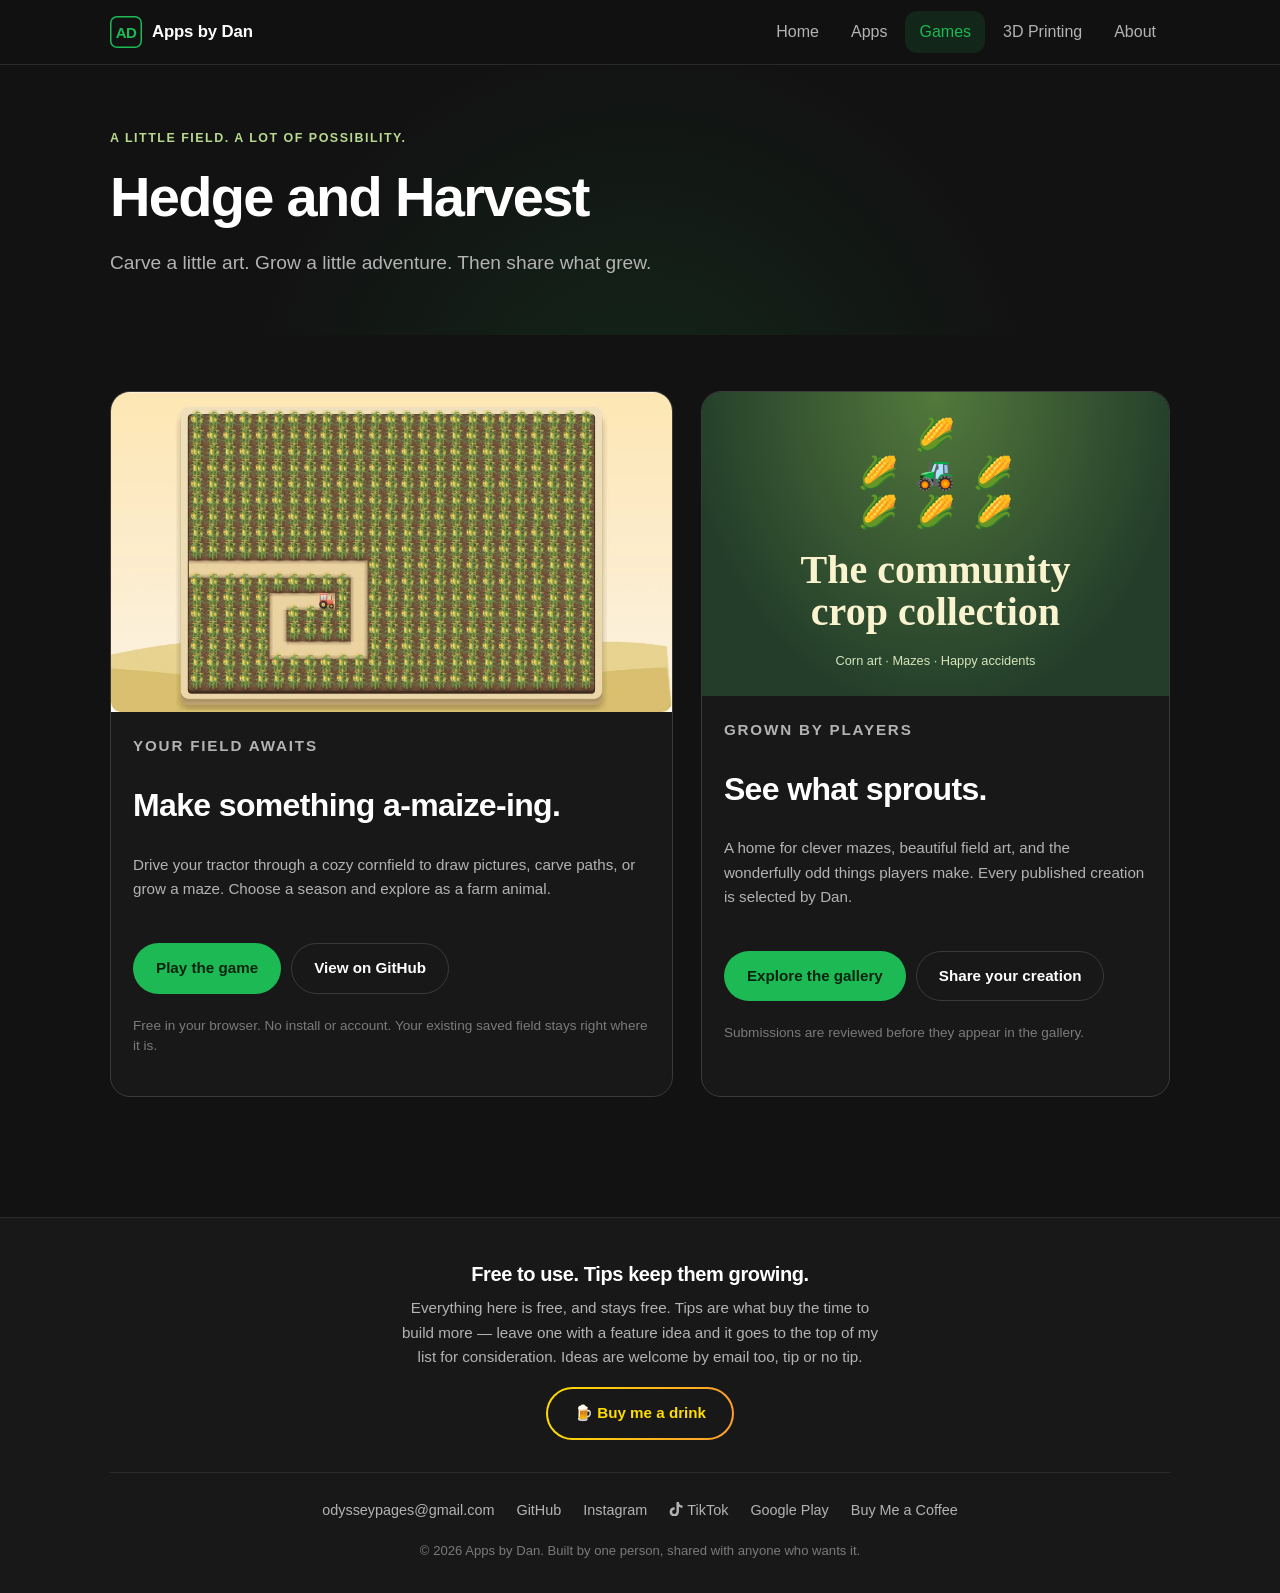
<file: hedge-and-harvest.html>
<!DOCTYPE html>
<html lang="en" class="no-js">
<head>
  <meta charset="UTF-8">
  <meta name="viewport" content="width=device-width, initial-scale=1.0">
  <script>document.documentElement.classList.remove("no-js");</script>
  <meta name="theme-color" content="#121212">
  <title>Hedge and Harvest &mdash; Apps by Dan</title>
  <meta name="description" content="Play Hedge and Harvest, explore the community gallery, and share your own cornfield creations.">

  <meta property="og:type" content="website">
  <meta property="og:site_name" content="Apps by Dan">
  <meta property="og:title" content="Hedge and Harvest &mdash; Apps by Dan">
  <meta property="og:description" content="Play Hedge and Harvest, explore the community gallery, and share your own cornfield creations.">
  <meta property="og:url" content="https://appsbydan.com/hedge-and-harvest.html">
  <meta property="og:image" content="https://appsbydan.com/assets/img/hedge-and-harvest.jpg">
  <meta name="twitter:card" content="summary_large_image">

  <link rel="icon" type="image/svg+xml" href="assets/img/favicon.svg">
  <link rel="apple-touch-icon" href="assets/img/apple-touch-icon.png">
  <link rel="manifest" href="site.webmanifest">
  <link rel="stylesheet" href="assets/css/site.css">
</head>
<body>
  <a class="skip-link" href="#main">Skip to content</a>

  <header class="site-header">
    <div class="wrap header-inner">
      <a class="brand" href="index.html">
        <img class="brand-mark" src="assets/img/favicon.svg" alt="" width="32" height="32">
        <span>Apps by Dan</span>
      </a>
      <button class="nav-toggle" type="button" aria-expanded="false"
              aria-controls="site-nav" aria-label="Menu">
        <svg class="icon-open" viewBox="0 0 24 24" aria-hidden="true"><path d="M3 6h18v2H3zm0 5h18v2H3zm0 5h18v2H3z"/></svg>
        <svg class="icon-close" viewBox="0 0 24 24" aria-hidden="true"><path d="M18.3 5.7 12 12l6.3 6.3-1.4 1.4L10.6 13.4 4.3 19.7 2.9 18.3 9.2 12 2.9 5.7 4.3 4.3l6.3 6.3 6.3-6.3z"/></svg>
      </button>
      <nav class="site-nav" id="site-nav" aria-label="Main">
        <ul>
          <li><a href="index.html">Home</a></li>
          <li><a href="apps.html">Apps</a></li>
          <li><a href="games.html" aria-current="page">Games</a></li>
          <li><a href="printing.html">3D Printing</a></li>
          <li><a href="about.html">About</a></li>
        </ul>
      </nav>
    </div>
  </header>

  <main id="main">
    <section class="hero"><div class="wrap">
      <p class="harvest-eyebrow">A little field. A lot of possibility.</p>
      <h1>Hedge and Harvest</h1>
      <p class="hero-lede">Carve a little art. Grow a little adventure. Then share what grew.</p>
    </div></section>
    <section class="section"><div class="wrap harvest-portals">
      <article class="harvest-portal">
        <a class="harvest-art" href="hedge-and-harvest/" aria-label="Play Hedge and Harvest"><picture><source srcset="assets/img/hedge-and-harvest.webp" type="image/webp"><img src="assets/img/hedge-and-harvest.jpg" alt="A tractor carving winding paths through the corn in Hedge and Harvest" width="969" height="553" decoding="async"></picture></a>
        <div class="card-body"><p class="harvest-eyebrow">Your field awaits</p><h2>Make something a-maize-ing.</h2>
          <p>Drive your tractor through a cozy cornfield to draw pictures, carve paths, or grow a maze. Choose a season and explore as a farm animal.</p>
          <div class="card-actions"><a class="btn btn-primary" href="hedge-and-harvest/">Play the game</a><a class="btn btn-secondary" href="https://github.com/Crazyh1803/HedgeandHarvest" target="_blank" rel="noopener">View on GitHub</a></div>
          <p class="card-fineprint">Free in your browser. No install or account. Your existing saved field stays right where it is.</p>
        </div>
      </article>
      <article class="harvest-portal">
        <a class="harvest-gallery-cover" href="hedge-and-harvest-gallery.html" aria-label="Explore the Hedge and Harvest community gallery">
          <span class="harvest-cover-grid" aria-hidden="true">🌽<br>🌽&nbsp; 🚜 &nbsp;🌽<br>🌽&nbsp; 🌽 &nbsp;🌽</span><span class="harvest-cover-title">The community<br>crop collection</span><span class="harvest-cover-note">Corn art · Mazes · Happy accidents</span>
        </a>
        <div class="card-body"><p class="harvest-eyebrow">Grown by players</p><h2>See what sprouts.</h2>
          <p>A home for clever mazes, beautiful field art, and the wonderfully odd things players make. Every published creation is selected by Dan.</p>
          <div class="card-actions"><a class="btn btn-primary" href="hedge-and-harvest-gallery.html">Explore the gallery</a><a class="btn btn-secondary" href="hedge-and-harvest-gallery.html#submit">Share your creation</a></div>
          <p class="card-fineprint">Submissions are reviewed before they appear in the gallery.</p>
        </div>
      </article>
    </div></section>
  </main>
  <footer class="site-footer">
    <div class="wrap">
      <div class="tip-block">
        <h2>Free to use. Tips keep them growing.</h2>
        <p>Everything here is free, and stays free. Tips are what buy the time
           to build more &mdash; leave one with a feature idea and it goes to the
           top of my list for consideration. Ideas are welcome by email too, tip
           or no tip.</p>
        <a class="btn-tip" href="https://buymeacoffee.com/AppsbyDan" target="_blank" rel="noopener" data-goatcounter-click="out-tip-button">
          &#127866; Buy me a drink
        </a>
      </div>

      <nav class="footer-links" aria-label="Elsewhere">
        <a href="mailto:odysseypages@gmail.com">odysseypages@gmail.com</a>
        <a href="https://github.com/Crazyh1803" target="_blank" rel="noopener">GitHub</a>
        <a href="https://www.instagram.com/appsbydan/" target="_blank" rel="noopener">Instagram</a>
        <a href="https://www.tiktok.com/@appsbydan" target="_blank" rel="noopener"><svg class="social-icon" viewBox="0 0 24 24" aria-hidden="true" focusable="false"><path fill="currentColor" d="M16.6 0h-4.1v16.4a3.6 3.6 0 1 1-3.1-3.6V8.6a7.8 7.8 0 1 0 7.2 7.8V8.1a10.1 10.1 0 0 0 5.9 1.9V5.9A5.9 5.9 0 0 1 16.6 0Z"/></svg> TikTok</a>
        <a href="https://play.google.com/store/apps/developer?id=AppsbyDan" target="_blank" rel="noopener" data-goatcounter-click="out-play-developer">Google Play</a>
        <a href="https://buymeacoffee.com/AppsbyDan" target="_blank" rel="noopener" data-goatcounter-click="out-tip-footer">Buy Me a Coffee</a>
      </nav>

      <p class="footer-legal">&copy; <span id="year">2026</span> Apps by Dan.
         Built by one person, shared with anyone who wants it.</p>
    </div>
  </footer>

  <script src="assets/js/site.js"></script>
  <!-- GoatCounter: cookieless, no personal data collected. -->
  <script data-goatcounter="https://appsbydan.goatcounter.com/count"
          async src="https://gc.zgo.at/count.js"></script>
</body>
</html>
</file>
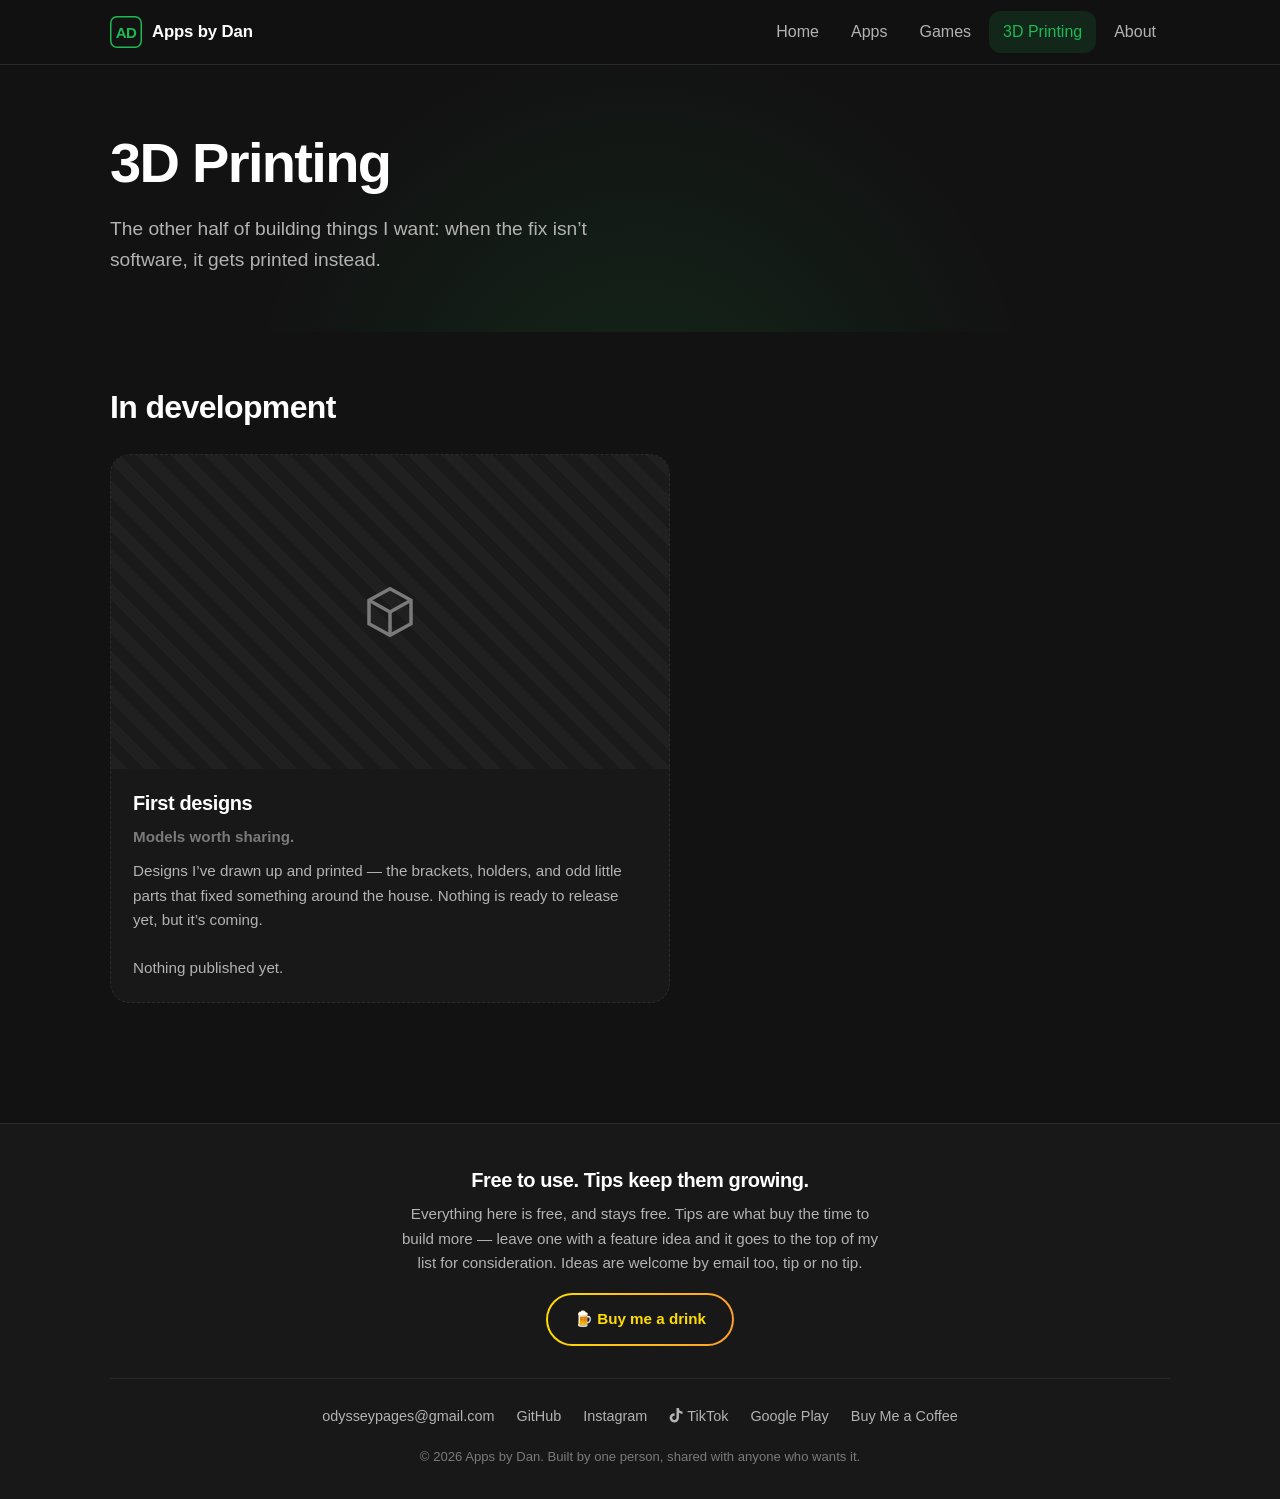
<file: printing.html>
<!DOCTYPE html>
<html lang="en" class="no-js">
<head>
  <meta charset="UTF-8">
  <meta name="viewport" content="width=device-width, initial-scale=1.0">
  <script>document.documentElement.classList.remove("no-js");</script>
  <meta name="theme-color" content="#121212">
  <title>3D Printing &mdash; Apps by Dan</title>
  <meta name="description" content="3D printing designs from Apps by Dan - models, remixes, and practical parts. Nothing published yet, but it is coming.">

  <meta property="og:type" content="website">
  <meta property="og:site_name" content="Apps by Dan">
  <meta property="og:title" content="3D Printing &mdash; Apps by Dan">
  <meta property="og:description" content="3D printing designs from Apps by Dan - models, remixes, and practical parts. Nothing published yet, but it is coming.">
  <meta property="og:url" content="https://appsbydan.com/printing.html">
  <meta property="og:image" content="https://appsbydan.com/assets/img/pantry-logic-v2.jpg">
  <meta name="twitter:card" content="summary_large_image">

  <link rel="icon" type="image/svg+xml" href="assets/img/favicon.svg">
  <link rel="apple-touch-icon" href="assets/img/apple-touch-icon.png">
  <link rel="manifest" href="site.webmanifest">
  <link rel="stylesheet" href="assets/css/site.css">
</head>
<body>
  <a class="skip-link" href="#main">Skip to content</a>

  <header class="site-header">
    <div class="wrap header-inner">
      <a class="brand" href="index.html">
        <img class="brand-mark" src="assets/img/favicon.svg" alt="" width="32" height="32">
        <span>Apps by Dan</span>
      </a>
      <button class="nav-toggle" type="button" aria-expanded="false"
              aria-controls="site-nav" aria-label="Menu">
        <svg class="icon-open" viewBox="0 0 24 24" aria-hidden="true"><path d="M3 6h18v2H3zm0 5h18v2H3zm0 5h18v2H3z"/></svg>
        <svg class="icon-close" viewBox="0 0 24 24" aria-hidden="true"><path d="M18.3 5.7 12 12l6.3 6.3-1.4 1.4L10.6 13.4 4.3 19.7 2.9 18.3 9.2 12 2.9 5.7 4.3 4.3l6.3 6.3 6.3-6.3z"/></svg>
      </button>
      <nav class="site-nav" id="site-nav" aria-label="Main">
        <ul>
          <li><a href="index.html">Home</a></li>
          <li><a href="apps.html">Apps</a></li>
          <li><a href="games.html">Games</a></li>
          <li><a href="printing.html" aria-current="page">3D Printing</a></li>
          <li><a href="about.html">About</a></li>
        </ul>
      </nav>
    </div>
  </header>

  <main id="main">
    <section class="hero">
      <div class="wrap">
        <h1>3D Printing</h1>
        <p class="hero-lede">The other half of building things I want: when the fix
           isn&rsquo;t software, it gets printed instead.</p>
      </div>
    </section>

    <section class="section">
      <div class="wrap">
        <div class="section-head">
          <h2>In development</h2>
        </div>
        <div class="grid">
      <article class="card card-coming">
        <div class="card-placeholder">
          <svg viewBox="0 0 24 24" aria-hidden="true">
            <path d="M12 2 3 7v10l9 5 9-5V7z"/><path d="M3 7l9 5 9-5"/><path d="M12 12v10"/>
          </svg>
        </div>
        <div class="card-body">
          <h3>First designs</h3>
          <p class="card-tagline">Models worth sharing.</p>
          <p>Designs I&rsquo;ve drawn up and printed &mdash; the brackets, holders, and
             odd little parts that fixed something around the house. Nothing is
             ready to release yet, but it&rsquo;s coming.</p>
          <p class="card-note">Nothing published yet.</p>
        </div>
      </article>
        </div>
      </div>
    </section>
  </main>

  <footer class="site-footer">
    <div class="wrap">
      <div class="tip-block">
        <h2>Free to use. Tips keep them growing.</h2>
        <p>Everything here is free, and stays free. Tips are what buy the time
           to build more &mdash; leave one with a feature idea and it goes to the
           top of my list for consideration. Ideas are welcome by email too, tip
           or no tip.</p>
        <a class="btn-tip" href="https://buymeacoffee.com/AppsbyDan" target="_blank" rel="noopener" data-goatcounter-click="out-tip-button">
          &#127866; Buy me a drink
        </a>
      </div>

      <nav class="footer-links" aria-label="Elsewhere">
        <a href="mailto:odysseypages@gmail.com">odysseypages@gmail.com</a>
        <a href="https://github.com/Crazyh1803" target="_blank" rel="noopener">GitHub</a>
        <a href="https://www.instagram.com/appsbydan/" target="_blank" rel="noopener">Instagram</a>
        <a href="https://www.tiktok.com/@appsbydan" target="_blank" rel="noopener"><svg class="social-icon" viewBox="0 0 24 24" aria-hidden="true" focusable="false"><path fill="currentColor" d="M16.6 0h-4.1v16.4a3.6 3.6 0 1 1-3.1-3.6V8.6a7.8 7.8 0 1 0 7.2 7.8V8.1a10.1 10.1 0 0 0 5.9 1.9V5.9A5.9 5.9 0 0 1 16.6 0Z"/></svg> TikTok</a>
        <a href="https://play.google.com/store/apps/developer?id=AppsbyDan" target="_blank" rel="noopener" data-goatcounter-click="out-play-developer">Google Play</a>
        <a href="https://buymeacoffee.com/AppsbyDan" target="_blank" rel="noopener" data-goatcounter-click="out-tip-footer">Buy Me a Coffee</a>
      </nav>

      <p class="footer-legal">&copy; <span id="year">2026</span> Apps by Dan.
         Built by one person, shared with anyone who wants it.</p>
    </div>
  </footer>

  <script src="assets/js/site.js"></script>
  <!-- GoatCounter: cookieless, no personal data collected. -->
  <script data-goatcounter="https://appsbydan.goatcounter.com/count"
          async src="https://gc.zgo.at/count.js"></script>
</body>
</html>
</file>
<file: assets/css/site.css>
/* site.css — Apps by Dan
   Dark theme carried over from True Shuffle so the whole lineup reads as one
   family. Mobile-first; no framework, no build step. */

/* ── Tokens ─────────────────────────────────────────────────────────────── */
:root {
    --bg:          #121212;
    --surface:     #181818;
    --surface-2:   #202020;
    --border:      #2a2a2a;
    --border-lit:  #3a3a3a;

    --accent:      #1db954;
    --accent-dark: #158a3e;
    --accent-soft: rgba(29, 185, 84, 0.12);

    --tip:         #ffdd00;
    --tip-warm:    #ff9d2f;

    --text:        #ffffff;
    --text-muted:  #b3b3b3;
    --text-dim:    #7a7a7a;

    --radius:      12px;
    --radius-lg:   20px;
    --radius-pill: 999px;

    --transition:  0.2s ease;
    --max-w:       1100px;
    --gutter:      20px;

    --font: -apple-system, BlinkMacSystemFont, 'Segoe UI', Roboto, Helvetica, Arial, sans-serif;
}

/* ── Reset & base ───────────────────────────────────────────────────────── */
*, *::before, *::after { box-sizing: border-box; margin: 0; padding: 0; }

html { scroll-behavior: smooth; scroll-padding-top: 80px; }

body {
    background: var(--bg);
    color: var(--text);
    font-family: var(--font);
    font-size: 16px;
    line-height: 1.6;
    -webkit-font-smoothing: antialiased;
    min-height: 100vh;
    display: flex;
    flex-direction: column;
    overflow-x: hidden;
}

img { max-width: 100%; display: block; }
a { color: var(--accent); text-decoration: none; }
a:hover { text-decoration: underline; }

h1, h2, h3 { line-height: 1.2; font-weight: 700; letter-spacing: -0.02em; }

:focus-visible {
    outline: 2px solid var(--accent);
    outline-offset: 3px;
    border-radius: 4px;
}

.wrap {
    width: 100%;
    max-width: var(--max-w);
    margin: 0 auto;
    padding: 0 var(--gutter);
}

.skip-link {
    position: absolute;
    left: -9999px;
    top: 0;
    z-index: 200;
    background: var(--accent);
    color: #000;
    padding: 12px 20px;
    border-radius: 0 0 var(--radius) 0;
    font-weight: 600;
}
.skip-link:focus { left: 0; text-decoration: none; }

/* ── Header / nav ───────────────────────────────────────────────────────── */
.site-header {
    position: sticky;
    top: 0;
    z-index: 100;
    background: rgba(18, 18, 18, 0.92);
    backdrop-filter: blur(12px);
    -webkit-backdrop-filter: blur(12px);
    border-bottom: 1px solid var(--border);
}

.header-inner {
    display: flex;
    align-items: center;
    gap: 16px;
    min-height: 64px;
}

.brand {
    display: flex;
    align-items: center;
    gap: 10px;
    color: var(--text);
    font-weight: 700;
    font-size: 1.05rem;
    letter-spacing: -0.01em;
    margin-right: auto;
}
.brand:hover { text-decoration: none; }
.brand-mark { width: 32px; height: 32px; flex: none; }

.nav-toggle {
    display: flex;
    align-items: center;
    justify-content: center;
    width: 42px;
    height: 42px;
    background: var(--surface-2);
    border: 1px solid var(--border);
    border-radius: var(--radius);
    color: var(--text);
    cursor: pointer;
}
.nav-toggle svg { width: 20px; height: 20px; fill: currentColor; }
.nav-toggle .icon-close { display: none; }
.nav-toggle[aria-expanded="true"] .icon-open { display: none; }
.nav-toggle[aria-expanded="true"] .icon-close { display: block; }

.site-nav { display: none; }
.site-nav.is-open {
    display: block;
    position: absolute;
    top: 100%;
    left: 0;
    right: 0;
    background: var(--surface);
    border-bottom: 1px solid var(--border);
    padding: 8px var(--gutter) 16px;
}
.site-nav ul { list-style: none; display: flex; flex-direction: column; gap: 2px; }
.site-nav a {
    display: block;
    padding: 12px 14px;
    border-radius: var(--radius);
    color: var(--text-muted);
    font-weight: 500;
}
.site-nav a:hover { background: var(--surface-2); color: var(--text); text-decoration: none; }
.site-nav a[aria-current="page"] { color: var(--accent); background: var(--accent-soft); }

/* Without JavaScript the toggle can never open the menu, so show the nav
   outright and drop the button instead of stranding phone users. */
.no-js .nav-toggle { display: none; }
.no-js .header-inner { flex-wrap: wrap; padding-top: 10px; }
.no-js .brand { white-space: nowrap; }
.no-js .site-nav {
    display: block;
    position: static;
    padding: 0 0 12px;
    background: none;
    border: 0;
    width: 100%;
}
.no-js .site-nav ul { flex-direction: row; flex-wrap: wrap; gap: 4px; }

@media (min-width: 760px) {
    .nav-toggle { display: none; }
    .site-nav { display: block !important; position: static; padding: 0; background: none; border: 0; }
    .site-nav ul { flex-direction: row; gap: 4px; }
    .site-nav a { padding: 8px 14px; }
}

/* ── Sections ───────────────────────────────────────────────────────────── */
main { flex: 1 0 auto; }

.section { padding: 56px 0; }
.section + .section { padding-top: 0; }

.section-head { margin-bottom: 28px; }
.section-head h2 { font-size: clamp(1.5rem, 4vw, 2rem); }
.section-head p { color: var(--text-muted); margin-top: 8px; max-width: 60ch; }

.eyebrow {
    display: inline-block;
    font-size: 0.75rem;
    font-weight: 700;
    letter-spacing: 0.12em;
    text-transform: uppercase;
    color: var(--accent);
    margin-bottom: 10px;
}

/* ── Hero ───────────────────────────────────────────────────────────────── */
.hero {
    position: relative;
    padding: 64px 0 56px;
    overflow: hidden;
}
.hero::before {
    content: '';
    position: absolute;
    top: -30%;
    left: 50%;
    transform: translateX(-50%);
    width: min(900px, 130%);
    aspect-ratio: 1;
    background: radial-gradient(circle, var(--accent-soft) 0%, transparent 62%);
    pointer-events: none;
}
.hero > * { position: relative; }
.hero h1 {
    font-size: clamp(2.1rem, 8vw, 3.5rem);
    letter-spacing: -0.03em;
}
.hero .hero-lede {
    color: var(--text-muted);
    font-size: clamp(1.02rem, 2.5vw, 1.2rem);
    max-width: 52ch;
    margin-top: 18px;
}
.hero-actions {
    display: flex;
    flex-wrap: wrap;
    gap: 12px;
    margin-top: 30px;
}

/* ── Buttons ────────────────────────────────────────────────────────────── */
.btn {
    display: inline-flex;
    align-items: center;
    justify-content: center;
    gap: 8px;
    padding: 12px 22px;
    border-radius: var(--radius-pill);
    font-weight: 600;
    font-size: 0.95rem;
    border: 1px solid transparent;
    cursor: pointer;
    transition: background var(--transition), border-color var(--transition),
                color var(--transition), transform var(--transition);
}
.btn:hover { text-decoration: none; transform: translateY(-1px); }

.btn-primary { background: var(--accent); color: #05240f; }
.btn-primary:hover { background: #22d363; }

.btn-secondary {
    background: transparent;
    color: var(--text);
    border-color: var(--border-lit);
}
.btn-secondary:hover { background: var(--surface-2); border-color: var(--text-dim); }

.btn-sm { padding: 9px 16px; font-size: 0.875rem; }

/* ── Card grid ──────────────────────────────────────────────────────────── */
.grid {
    display: grid;
    gap: 22px;
    grid-template-columns: repeat(auto-fit, minmax(300px, 1fr));
}

/* A section with a single card shouldn't stretch it across the full width -
   the banner art balloons and the card stops reading as a card. */
.grid > :only-child { max-width: 560px; }

.card {
    display: flex;
    flex-direction: column;
    background: var(--surface);
    border: 1px solid var(--border);
    border-radius: var(--radius-lg);
    overflow: hidden;
    transition: border-color var(--transition), transform var(--transition),
                box-shadow var(--transition);
}
.card:hover {
    border-color: var(--border-lit);
    transform: translateY(-2px);
}
.card-live:hover {
    border-color: var(--accent-dark);
    box-shadow: 0 8px 28px rgba(29, 185, 84, 0.10);
}

.card-media {
    position: relative;
    background: var(--surface-2);
    aspect-ratio: 16 / 9;
}
.card-media img {
    width: 100%;
    height: 100%;
    object-fit: cover;
}

.badge {
    position: absolute;
    top: 12px;
    left: 12px;
    padding: 5px 12px;
    border-radius: var(--radius-pill);
    font-size: 0.7rem;
    font-weight: 700;
    letter-spacing: 0.08em;
    text-transform: uppercase;
    background: rgba(18, 18, 18, 0.86);
    backdrop-filter: blur(6px);
    -webkit-backdrop-filter: blur(6px);
    border: 1px solid var(--border-lit);
    color: var(--text-muted);
}
.badge-live { color: var(--accent); border-color: var(--accent-dark); }

.card-body {
    display: flex;
    flex-direction: column;
    flex: 1;
    padding: 22px;
    gap: 10px;
}
.card-body h3 { font-size: 1.25rem; }
.card-tagline {
    color: var(--accent);
    font-size: 0.875rem;
    font-weight: 600;
}
.card-coming .card-tagline { color: var(--text-dim); }
.card-body p { color: var(--text-muted); font-size: 0.95rem; }

.card-actions {
    display: flex;
    flex-wrap: wrap;
    gap: 10px;
    margin-top: auto;
    padding-top: 14px;
}

.card-coming { border-style: dashed; }
.card-coming .card-media img { opacity: 0.78; }
.card-coming:hover .card-media img { opacity: 1; }

.card-note {
    font-size: 0.85rem;
    color: var(--text-dim);
    margin-top: auto;
    padding-top: 14px;
}

.card-body p.card-fineprint,
.feature-body p.card-fineprint {
    font-size: 0.85rem;
    line-height: 1.5;
    color: var(--text-dim);
    margin-top: 12px;
}
.card-body p.card-fineprint a,
.feature-body p.card-fineprint a { color: var(--text-muted); }
.card-body p.card-fineprint a:hover,
.feature-body p.card-fineprint a:hover { color: var(--accent); }

/* Placeholder tile for sections with no art yet (3D printing). */
.card-placeholder {
    display: grid;
    place-items: center;
    aspect-ratio: 16 / 9;
    background:
        repeating-linear-gradient(45deg,
            var(--surface-2) 0 12px,
            #1a1a1a 12px 24px);
    color: var(--text-dim);
}
.card-placeholder svg { width: 56px; height: 56px; stroke: currentColor; fill: none; stroke-width: 1.5; }

/* ── Feature block ──────────────────────────────────────────────────────── */
/* One thing given room, distinct from the card grid. The banner renders at its
   native ratio here - no aspect-ratio, no object-fit - because it is a designed
   image with the title laid into it, and the card's 16/9 frame crops its sides. */
.feature {
    max-width: 820px;
    /* Left-aligned, not centred: every heading and card grid on the page hangs
       off the container's left edge, and centring this broke that line. */
    margin: 0;
    background: var(--surface);
    border: 1px solid var(--border);
    border-radius: var(--radius-lg);
    overflow: hidden;
}
.feature + .feature { margin-top: 28px; }
.feature-media img { width: 100%; height: auto; display: block; }

.feature-body { padding: 24px 28px 28px; }
.feature-body > * + * { margin-top: 12px; }
.feature-body h3 { font-size: 1.45rem; }
.feature-body p { color: var(--text-muted); }
.feature-body .card-tagline { color: var(--accent); font-size: 0.95rem; font-weight: 600; }

.feature-actions { display: flex; flex-wrap: wrap; gap: 12px; margin-top: 20px; }

/* The Android test is still on offer, but must not compete with Play. */
.feature-sub {
    margin-top: 22px;
    padding-top: 18px;
    border-top: 1px solid var(--border);
}
.feature-sub-label {
    font-size: 0.9rem;
    color: var(--text-muted);
}
.feature-sub .card-actions { display: flex; flex-wrap: wrap; gap: 10px; margin-top: 12px; }

@media (max-width: 480px) {
    .feature-body { padding: 20px 20px 24px; }
}

/* ── About ──────────────────────────────────────────────────────────────── */
.about-layout {
    display: grid;
    gap: 28px;
    align-items: start;
    /* Cap the whole block, not the paragraphs: the grid then sets the reading
       measure and nothing is left dangling to the right of the text. */
    max-width: 940px;
}
@media (min-width: 760px) {
    /* minmax(0, 1fr) so a long unbroken string can't blow the column out. */
    .about-layout { grid-template-columns: 260px minmax(0, 1fr); gap: 40px; }
}

.about-portrait {
    border-radius: var(--radius-lg);
    border: 1px solid var(--border);
    overflow: hidden;
    max-width: 220px;
    margin-inline: auto;
    background: var(--surface-2);
}
@media (min-width: 760px) {
    /* Becomes a real column here, so it stops being centred. 260px against a
       480px source keeps it ~1.8x for retina. */
    .about-portrait { max-width: 260px; margin-inline: 0; }
}
.about-portrait img { width: 100%; height: auto; }

.about-copy > * + * { margin-top: 16px; }
.about-copy p { color: var(--text-muted); }
.about-copy strong { color: var(--text); font-weight: 600; }

/* ── Collaboration open call ────────────────────────────────────────────── */
.collaborate {
    max-width: 820px;
    padding: clamp(20px, 4vw, 36px);
    background: var(--surface);
    border: 1px solid var(--border-lit);
    border-top: 3px solid var(--accent);
    border-radius: var(--radius-lg);
}
.collaborate h2 { font-size: clamp(1.5rem, 4vw, 2rem); max-width: 28ch; }
.collaborate p { color: var(--text-muted); margin-top: 16px; max-width: 65ch; }
.collaborate strong { color: var(--text); font-weight: 600; }
.collaborate-terms {
    padding-left: 22px;
    margin: 24px 0;
    color: var(--text-muted);
}
.collaborate-terms li + li { margin-top: 12px; }
.collaborate .btn { max-width: 100%; text-align: center; }

/* ── Footer ─────────────────────────────────────────────────────────────── */
.site-footer {
    flex: none;
    margin-top: 64px;
    border-top: 1px solid var(--border);
    background: var(--surface);
    padding: 44px 0 32px;
}

.tip-block { text-align: center; max-width: 54ch; margin: 0 auto; }
.tip-block h2 { font-size: 1.25rem; }
.tip-block p {
    color: var(--text-muted);
    font-size: 0.95rem;
    margin-top: 10px;
}

/* Colorful, but it stays an outline until you actually reach for it. */
.btn-tip {
    display: inline-flex;
    align-items: center;
    gap: 9px;
    margin-top: 18px;
    padding: 12px 26px;
    border-radius: var(--radius-pill);
    font-weight: 700;
    font-size: 0.95rem;
    color: var(--tip);
    background: linear-gradient(var(--surface), var(--surface)) padding-box,
                linear-gradient(100deg, var(--tip), var(--tip-warm)) border-box;
    border: 2px solid transparent;
    transition: color var(--transition), background var(--transition),
                transform var(--transition), box-shadow var(--transition);
}
.btn-tip:hover,
.btn-tip:focus-visible {
    color: #1a1400;
    background: linear-gradient(100deg, var(--tip), var(--tip-warm)) border-box;
    text-decoration: none;
    transform: translateY(-1px);
    box-shadow: 0 6px 20px rgba(255, 170, 30, 0.22);
}

.footer-links {
    display: flex;
    flex-wrap: wrap;
    justify-content: center;
    gap: 8px 22px;
    margin-top: 32px;
    padding-top: 26px;
    border-top: 1px solid var(--border);
}
.footer-links a { color: var(--text-muted); font-size: 0.9rem; }
.footer-links a:hover { color: var(--accent); }
.social-icon {
    display: inline-block;
    width: 1em;
    height: 1em;
    vertical-align: -0.125em;
}

.footer-legal {
    text-align: center;
    color: var(--text-dim);
    font-size: 0.82rem;
    margin-top: 18px;
}

/* ── Motion ─────────────────────────────────────────────────────────────── */
@media (prefers-reduced-motion: reduce) {
    html { scroll-behavior: auto; }
    *, *::before, *::after {
        animation-duration: 0.01ms !important;
        animation-iteration-count: 1 !important;
        transition-duration: 0.01ms !important;
    }
    .btn:hover, .card:hover, .btn-tip:hover { transform: none; }
}

/* Hedge and Harvest landing page and community gallery. */
.harvest-eyebrow { color: #b9d990; text-transform: uppercase; letter-spacing: .12em; font-size: .78rem; font-weight: 700; margin-bottom: 14px; }
.harvest-portals { display: grid; gap: 28px; align-items: stretch; }
.harvest-portal { border: 1px solid var(--border-lit); border-radius: var(--radius-lg); overflow: hidden; background: var(--surface); }
.harvest-portal h2 { font-size: clamp(1.5rem, 3vw, 2rem); margin-bottom: 18px; }
.harvest-portal .card-body > p { margin-bottom: 18px; }
.harvest-art { display: block; background: #334b2c; }
.harvest-art img { width: 100%; height: auto; }
.harvest-gallery-cover { display: flex; flex-direction: column; align-items: center; justify-content: center; aspect-ratio: 969 / 553; padding: 24px; text-align: center; color: #faf3cf; background: radial-gradient(ellipse at top, #53793c, #233d2a 75%); }
.harvest-gallery-cover:hover { text-decoration: none; background-color: #334b2c; }
.harvest-cover-grid { font-size: clamp(1.2rem, 3vw, 2rem); line-height: 1.2; margin-bottom: 18px; }
.harvest-cover-title { font: 700 clamp(1.5rem, 4vw, 2.5rem)/1.05 Georgia, serif; }
.harvest-cover-note { font-size: .8rem; margin-top: 18px; color: #d5e5bc; }
.harvest-empty { border: 1px dashed var(--border-lit); border-radius: var(--radius-lg); padding: 48px 24px; text-align: center; color: var(--text-muted); }
.harvest-empty > span { font-size: 2.5rem; }
.harvest-empty h3 { color: var(--text); margin: 12px 0; }
.harvest-submission { max-width: 780px; }
.harvest-submission h2 { margin-bottom: 24px; }
.harvest-steps { padding-left: 24px; margin-bottom: 24px; }
.harvest-steps li { padding-left: 8px; margin-bottom: 16px; color: var(--text-muted); }
.harvest-submission .card-fineprint { margin-top: 16px; }
.harvest-guidelines { margin-top: 32px; padding: 24px; background: var(--surface-2); border-radius: var(--radius); }
.harvest-guidelines p { color: var(--text-muted); margin-top: 14px; }
@media (min-width: 760px) { .harvest-portals { grid-template-columns: 1.2fr 1fr; } .harvest-gallery-cover { aspect-ratio: auto; min-height: 260px; } }
.harvest-upload-note[hidden], .harvest-empty[hidden], #creation-form-link[hidden] { display: none; }
.harvest-upload-note { margin-top: 24px; padding: 20px; background: var(--surface-2); border-radius: var(--radius); }
#creation-form-link { margin-bottom: 16px; }
.harvest-agreement { display: flex; align-items: flex-start; gap: 12px; margin-top: 20px; }
.harvest-agreement input { flex: 0 0 auto; width: 20px; height: 20px; margin-top: 4px; accent-color: var(--accent); }
#creation-form-link[aria-disabled="true"] { opacity: .5; cursor: not-allowed; }
.harvest-rules { max-width: 800px; }
.harvest-rules h2 { margin: 36px 0 16px; font-size: 1.45rem; }
.harvest-rules h2:first-child { margin-top: 0; }
.harvest-rules p, .harvest-rules ul { margin: 16px 0; color: var(--text-muted); }
.harvest-rules ul { padding-left: 24px; }
.harvest-rules li { margin: 10px 0; }

/* 2642 Easy uses the published app icon, shown uncropped. */
.easy2642-feature { max-width: none; }
.easy2642-art { display: grid; place-items: center; padding: 28px; background: radial-gradient(ellipse at top, #315342, #18281f); }
.easy2642-art img { display: block; width: 100%; max-width: 240px; height: auto; border-radius: 22%; }
.easy2642-availability { margin-top: 20px; color: var(--text-muted); font-size: .95rem; }
.easy2642-availability span { padding: 0 6px; }
@media (min-width: 760px) {
    .easy2642-feature { display: grid; grid-template-columns: 300px 1fr; align-items: center; }
    .easy2642-art { align-self: stretch; }
}
</file>
<file: hedge-and-harvest/styles.css>
:root {
  --cream: #fbf3e4;
  --paper: #fffaf0;
  --sage: #8fa98a;
  --sage-deep: #5a7a58;
  --coral: #e8735a;
  --coral-deep: #c9553d;
  --ink: #3b3a33;
  --muted: #6d6b5f;
  --line: rgba(90, 70, 40, 0.16);
  --shadow: 0 10px 30px rgba(90, 60, 30, 0.14);
  --radius: 18px;
  --serif: Georgia, "Iowan Old Style", "Times New Roman", serif;
  --sans: system-ui, -apple-system, "Segoe UI", Roboto, sans-serif;
}

* { box-sizing: border-box; }
[hidden] { display: none !important; }

html, body { margin: 0; padding: 0; }
body {
  font-family: var(--sans);
  color: var(--ink);
  background: radial-gradient(circle at 15% 0%, #fff7e6 0, var(--cream) 45%, #f1e6cf 100%);
  min-height: 100vh;
  min-height: 100dvh;
  -webkit-text-size-adjust: 100%;
}

.app { max-width: 1500px; margin: 0 auto; padding: 14px clamp(12px, 2vw, 28px) 28px; }

.topbar { display: flex; align-items: center; justify-content: space-between; gap: 12px; padding: 4px 2px 12px; }
.brand h1 { margin: 0; font: 700 clamp(1.5rem, 3.2vw, 2.2rem)/1.05 var(--serif); letter-spacing: -0.01em; }
.brand h1 em { color: var(--coral); font-style: italic; }
.tagline { margin: 3px 0 0; color: var(--muted); font-size: 0.95rem; }

/* buttons */
.btn {
  font: 600 0.92rem/1 var(--sans);
  color: var(--ink);
  background: var(--paper);
  border: 1.5px solid var(--line);
  border-radius: 999px;
  padding: 11px 16px;
  min-height: 44px;
  cursor: pointer;
  box-shadow: 0 2px 0 rgba(90, 60, 30, 0.08);
  transition: transform 0.08s, background 0.15s, box-shadow 0.15s;
}
.btn:hover { background: #fff; }
.btn:active { transform: translateY(1px); box-shadow: none; }
.btn:disabled { opacity: 0.45; cursor: not-allowed; }
.btn.primary { background: var(--coral); color: #fff; border-color: var(--coral-deep); }
.btn.primary:hover { background: var(--coral-deep); }
.btn.danger { background: #b4432f; color: #fff; border-color: #8f3322; }
.btn.ghost { background: transparent; box-shadow: none; }
.top-actions { display: flex; flex-wrap: wrap; justify-content: flex-end; gap: 6px; }
.btn.tog[aria-pressed="true"] { background: var(--sage-deep, #5b8a5b); color: #fff; }
/* top music bar (not sticky: it never covers the touch pad) */
.topbar { flex-wrap: wrap; }
.now-bar {
  display: flex; align-items: center; gap: 6px; flex: 1 1 340px; max-width: 560px; min-width: 0;
  background: var(--cream); border: 1.5px solid var(--line); border-radius: 999px; padding: 3px 6px;
}
.now-bar .now-skip { padding: 0 12px; min-width: 44px; font-size: 0.8rem; }
.now-bar .now-select { flex: 1 1 120px; min-width: 170px; margin: 0; padding: 8px 10px; border-radius: 999px; text-overflow: ellipsis; }
.now-status { flex: 0 1 190px; min-width: 0; font-size: 0.8rem; color: var(--muted); white-space: nowrap; overflow: hidden; text-overflow: ellipsis; }
.support { font-size: 0.78rem; color: var(--muted); opacity: 0.9; }
.support-link { color: var(--sage-deep); text-decoration: underline; text-underline-offset: 2px; }
.support-link:hover { color: var(--coral-deep); }
.win .support { margin: 14px 0 0; }
.tabpanel > .support { grid-column: 1 / -1; margin: 0; text-align: center; }
.audio-note { flex-basis: 100%; margin: 0; font-size: 0.85rem; opacity: 0.8; }
.btn.wide { grid-column: 1 / -1; }
button:focus-visible, input:focus-visible, textarea:focus-visible, canvas:focus-visible {
  outline: 3px solid #3f7fb0; outline-offset: 2px;
}

/* layout */
.layout { display: grid; grid-template-columns: minmax(0, 1fr) 350px; gap: clamp(12px, 2vw, 24px); align-items: start; }

.stage {
  position: relative;
  display: flex; flex-direction: column; gap: 10px;
  background: var(--paper);
  border: 1.5px solid var(--line);
  border-radius: 26px;
  padding: 12px;
  box-shadow: var(--shadow);
  height: calc(100vh - 124px);
  height: calc(100dvh - 124px);
  min-height: 460px;
}
.hud { display: flex; flex-wrap: wrap; gap: 8px; padding-right: 150px; }
.stat {
  display: flex; align-items: baseline; gap: 8px;
  background: var(--cream); border: 1px solid var(--line); border-radius: 12px; padding: 7px 12px;
}
.stat b { font: 700 1.1rem/1 var(--serif); font-variant-numeric: tabular-nums; }
.label { display: block; font-size: 0.72rem; letter-spacing: 0.08em; text-transform: uppercase; color: var(--muted); font-weight: 700; }
.stat.route[data-ok="1"] { background: #e3efdd; border-color: #a7c79e; }
.stat.route[data-ok="1"] b { color: var(--sage-deep); }
.stat.route[data-ok="0"] b { color: var(--coral-deep); }

.mode-switch {
  position: absolute; top: 12px; right: 12px; z-index: 2;
  display: flex; background: var(--cream); border: 1.5px solid var(--line); border-radius: 999px; padding: 3px;
}
.mode-switch button {
  font: 700 0.9rem/1 var(--sans); border: 0; background: transparent; color: var(--muted);
  padding: 10px 18px; min-height: 40px; border-radius: 999px; cursor: pointer;
}
.mode-switch button[aria-pressed="true"] { background: var(--sage-deep); color: #fff; }
body[data-mode="run"] .mode-switch button[aria-pressed="true"] { background: var(--coral); }

.canvas-wrap { position: relative; flex: 1; min-height: 0; border-radius: 18px; overflow: hidden; }
#field { display: block; width: 100%; height: 100%; touch-action: none; border-radius: 18px; cursor: crosshair; user-select: none; -webkit-user-select: none; }

.toast {
  position: absolute; left: 50%; bottom: 14px; transform: translate(-50%, 10px);
  background: rgba(59, 58, 51, 0.92); color: #fff; padding: 9px 16px; border-radius: 999px;
  font-size: 0.9rem; opacity: 0; pointer-events: none; transition: opacity 0.2s, transform 0.2s; max-width: 90%; text-align: center;
}
.toast.show { opacity: 1; transform: translate(-50%, 0); }

.win {
  position: absolute; inset: 0; margin: auto; width: min(420px, 90%); height: fit-content;
  background: var(--paper); border: 2px solid var(--coral); border-radius: 24px; padding: 22px;
  text-align: center; box-shadow: 0 20px 50px rgba(60, 40, 20, 0.3);
}
.win h2 { margin: 0 0 6px; font: 700 1.8rem/1.1 var(--serif); color: var(--coral-deep); }
.win p { margin: 0 0 14px; color: var(--muted); }
.win-stats { display: flex; justify-content: center; gap: 22px; margin: 0 0 16px; }
.win-stats dt { font-size: 0.7rem; letter-spacing: 0.08em; text-transform: uppercase; color: var(--muted); font-weight: 700; }
.win-stats dd { margin: 2px 0 0; font: 700 1.3rem/1 var(--serif); }
.win-actions { display: flex; flex-wrap: wrap; gap: 8px; justify-content: center; }

/* touch pad */
.dpad {
  display: none; grid-template-columns: repeat(3, 62px); grid-template-rows: repeat(2, 56px); gap: 6px;
  justify-content: center; align-items: center; padding-top: 2px;
  grid-template-areas: ". up undo" "left down right";
}
.dpad-btn {
  min-width: 48px; min-height: 48px;
  font-size: 1.2rem; color: var(--sage-deep); background: var(--cream); border: 1.5px solid var(--line);
  border-radius: 16px; cursor: pointer; touch-action: none; user-select: none; -webkit-user-select: none;
  -webkit-touch-callout: none; -webkit-tap-highlight-color: transparent;
  box-shadow: 0 3px 0 rgba(90, 60, 30, 0.12);
}
.dpad-btn:active { transform: translateY(2px); box-shadow: none; background: #e3efdd; }
.dpad-btn.up { grid-area: up; } .dpad-btn.down { grid-area: down; }
.dpad-btn.left { grid-area: left; } .dpad-btn.right { grid-area: right; }
.dpad-undo { grid-area: undo; padding: 0; }

/* panel */
html { scrollbar-gutter: stable; } /* tab switches never change the stage width */
.panel { display: flex; flex-direction: column; gap: 12px; }
.tabpanel { display: flex; flex-direction: column; gap: 12px; }
.minimap-card h2 { margin-bottom: 8px; }
.minimap-card .note { margin-top: 8px; }
#minimap { display: block; width: 100%; max-width: 340px; height: auto; margin: 0 auto; border-radius: 10px; image-rendering: pixelated; }
.tabs { display: grid; grid-template-columns: 1fr 1fr; gap: 4px; padding: 4px; background: var(--cream); border: 1.5px solid var(--line); border-radius: 999px; }
.tabs [role="tab"] {
  font: 700 0.92rem/1 var(--sans); color: var(--muted); background: transparent; border: 0; border-radius: 999px;
  padding: 10px 14px; min-height: 44px; cursor: pointer;
}
.tabs [role="tab"][aria-selected="true"] { background: var(--sage-deep); color: #fff; }
.card {
  background: var(--paper); border: 1.5px solid var(--line); border-radius: var(--radius); padding: 14px 16px;
  box-shadow: 0 4px 14px rgba(90, 60, 30, 0.07);
}
.card h2 { margin: 0 0 10px; font: 700 1.05rem/1 var(--serif); }
.text {
  width: 100%; font: 500 1rem var(--sans); color: var(--ink); background: #fff; border: 1.5px solid var(--line);
  border-radius: 12px; padding: 10px 12px; margin-top: 6px; min-height: 44px;
}
select.text { cursor: pointer; }
.check { display: flex; gap: 10px; align-items: center; margin-top: 12px; font-size: 0.92rem; cursor: pointer; min-height: 44px; }
.check input { width: 20px; height: 20px; accent-color: var(--sage-deep); }
.text.mono { font: 0.82rem/1.4 ui-monospace, Menlo, Consolas, monospace; resize: vertical; }
.grid2 { display: grid; grid-template-columns: 1fr 1fr; gap: 8px; }
.note { margin: 10px 0 0; font-size: 0.82rem; color: var(--muted); }
.error { min-height: 1.3em; margin: 8px 0 0; color: #b4432f; font-weight: 600; font-size: 0.9rem; }

.seg { display: grid; grid-template-columns: repeat(3, 1fr); gap: 8px; }
.seg button {
  display: flex; flex-direction: column; gap: 3px; align-items: center; padding: 10px 4px; min-height: 52px;
  font: 700 0.85rem/1.1 var(--sans); color: var(--ink); background: var(--cream); border: 1.5px solid var(--line);
  border-radius: 14px; cursor: pointer; text-align: center;
}
.seg small { font-weight: 500; color: var(--muted); font-size: 0.75rem; }
.seg button[aria-pressed="true"], .seasons button[aria-pressed="true"], .animals button[aria-pressed="true"] {
  border-color: var(--sage-deep); background: #e3efdd; box-shadow: inset 0 0 0 1.5px var(--sage-deep);
}

.seasons { display: grid; grid-template-columns: 1fr 1fr; gap: 8px; }
.seasons button {
  display: flex; align-items: center; gap: 8px; padding: 10px 12px; min-height: 44px;
  font: 700 0.9rem/1 var(--sans); color: var(--ink); background: var(--cream); border: 1.5px solid var(--line);
  border-radius: 14px; cursor: pointer;
}
.dot { width: 16px; height: 16px; border-radius: 50%; display: inline-block; border: 1.5px solid rgba(0, 0, 0, 0.12); }
.dot.spring { background: #aed26f; } .dot.summer { background: #ebbc4d; } .dot.autumn { background: #dc8439; } .dot.winter { background: #dbe6f0; }

.animals { display: grid; grid-template-columns: repeat(3, 1fr); gap: 8px; }
.animals button {
  display: flex; flex-direction: column; align-items: center; gap: 2px; padding: 6px 4px 7px; min-height: 76px;
  font: 700 0.78rem/1 var(--sans); color: var(--ink); background: var(--cream); border: 1.5px solid var(--line);
  border-radius: 14px; cursor: pointer;
}
.animals canvas { width: 44px; height: 44px; }

/* modals */
.modal { position: fixed; inset: 0; z-index: 50; display: grid; place-items: center; padding: 16px; }
.modal-backdrop { position: absolute; inset: 0; background: rgba(50, 40, 25, 0.5); backdrop-filter: blur(3px); }
.modal-card {
  position: relative; width: min(520px, 100%); max-height: calc(100vh - 32px); overflow: auto;
  background: var(--paper); border-radius: 22px; padding: 22px; box-shadow: 0 24px 60px rgba(40, 25, 10, 0.4);
}
.modal-card h2 { margin: 0 0 10px; font: 700 1.5rem/1.1 var(--serif); }
.modal-card p { margin-top: 0; line-height: 1.45; }
.modal-card .label { margin-top: 12px; }
.help { padding-left: 1.2em; line-height: 1.5; margin: 0 0 6px; }
.help li { margin-bottom: 8px; }
.modal-actions { display: flex; flex-wrap: wrap; gap: 8px; justify-content: flex-end; margin-top: 16px; }

/* art is the default; maze-only controls appear when Maze is on */
body[data-purpose="art"] .maze-only { display: none; }
.btn[aria-pressed="true"]:not(.tog) { box-shadow: inset 0 0 0 2px var(--sage-deep); background: #e3efdd; }
.mode-switch button:disabled { opacity: 0.45; cursor: not-allowed; }
.gate-status { margin: 8px 0 0; font-size: 0.85rem; color: var(--muted); min-height: 2.4em; }

/* seasonal tint on page chrome */
body[data-season="spring"] { --sage-deep: #4f8a54; }
body[data-season="autumn"] { --sage-deep: #8a6a3a; }
body[data-season="winter"] { --sage-deep: #4e7a96; }

/* tablets and phones */
@media (max-width: 960px) {
  .layout { grid-template-columns: 1fr; }
  .stage { height: auto; min-height: 0; }
  .canvas-wrap { flex: none; height: min(66vh, 118vw); height: min(66dvh, 118vw); min-height: 300px; }
  .hud { padding-right: 0; margin-top: 46px; }
  .tabpanel { display: grid; grid-template-columns: 1fr 1fr; gap: 12px; }
  .tabpanel .card:first-child { grid-column: 1 / -1; }
}
@media (max-width: 960px), (pointer: coarse) {
  .dpad { display: grid; }
}
@media (max-width: 620px) {
  .app { padding: 8px 8px 24px; }
  .tagline { display: none; }
  .topbar { gap: 6px; padding-bottom: 8px; }
  .top-actions { justify-content: flex-start; }
  .top-actions .btn { padding-left: 10px; padding-right: 10px; font-size: 0.85rem; min-height: 40px; }
  .now-bar { flex-basis: 100%; max-width: none; flex-wrap: wrap; border-radius: 22px; }
  .now-bar .now-skip { min-height: 40px; }
  .now-bar .now-select { font-size: 16px; min-height: 40px; }   /* 16px keeps iOS from zooming the page on focus */
  .now-status { flex-basis: 100%; padding: 0 8px 4px; }
  .stage { padding: 8px; border-radius: 20px; }
  .tabpanel { grid-template-columns: 1fr; }
  .stat { padding: 6px 9px; gap: 6px; }
  .hud { gap: 5px; }
  .canvas-wrap { height: min(46vh, calc(100vh - 440px)); height: min(46svh, calc(100svh - 440px)); min-height: 200px; }
  .win { padding: 16px; }
}
@media (prefers-reduced-motion: reduce) {
  .toast, .btn { transition: none; }
}

/* field toolbar (top border of the stage) */
.stage-col { display: flex; flex-direction: column; gap: 8px; min-width: 0; }
.card > .note:first-child { margin-top: 0; }
.field-toolbar { position: relative; z-index: 6; display: flex; flex-wrap: wrap; align-items: center; gap: 8px; }
.field-toolbar .hud { padding-right: 0; margin: 0; }
.field-toolbar .btn { min-height: 48px; }
.field-toolbar .mode-switch { position: static; }
.field-toolbar .mode-switch button { min-height: 48px; }
.field-toolbar .menu { display: block; }
#share-menu { margin-left: auto; }
.menu > summary { list-style: none; display: flex; align-items: center; cursor: pointer; user-select: none; -webkit-user-select: none; }
.menu > summary::-webkit-details-marker { display: none; }
.menu > summary::after { content: "\25BE"; margin-left: 8px; font-size: 0.8em; }
.menu[open] > summary { background: #e3efdd; box-shadow: inset 0 0 0 2px var(--sage-deep); }
.menu > summary:focus-visible { outline: 3px solid #3f7fb0; outline-offset: 2px; }
.menu-panel {
  max-height: min(460px, 50svh); overflow-y: auto;
  position: absolute; top: calc(100% + 6px); z-index: 20; width: min(300px, 100%);
  display: flex; flex-direction: column; gap: 6px; padding: 8px;
  background: var(--paper); border: 1.5px solid var(--line); border-radius: 18px; box-shadow: var(--shadow);
}
.menu-left { left: 0; }
.menu-right { right: 0; }
.menu-panel .btn { width: 100%; min-height: 48px; text-align: center; }
.menu-panel .mode-switch { align-self: stretch; }
.menu-panel .mode-switch button { flex: 1; }
.menu-panel .gate-status { margin: 0; min-height: 0; padding: 0 4px; font-size: 0.85rem; }
body[data-purpose="maze"] .hud { display: none; }
#field-support { text-align: center; }
#field-support .support { margin: 0; }
.top-actions a.btn { display: inline-flex; align-items: center; text-decoration: none; }
@media (max-width: 620px) {
  .field-toolbar { gap: 6px; flex-wrap: nowrap; }
  .field-toolbar .btn { padding-left: 9px; padding-right: 9px; font-size: 0.8rem; white-space: nowrap; }
  .field-toolbar .stat { padding: 4px 7px; }
  .menu > summary::after { margin-left: 4px; }
  .top-actions .btn { min-height: 48px; }
  .canvas-wrap { height: min(38svh, calc(100svh - 540px)); min-height: 160px; }
  .dpad { grid-template-rows: repeat(2, 50px); gap: 4px; }
}
@media (max-width: 360px) {
  /* Narrow phones wrap art tools; share the same vertical budget but reserve less canvas height. */
  .now-bar .now-select { min-width: 0; }
  .field-toolbar { flex-wrap: wrap; }
  .canvas-wrap { height: min(34svh, calc(100svh - 540px)); min-height: 140px; }
}
</file>
